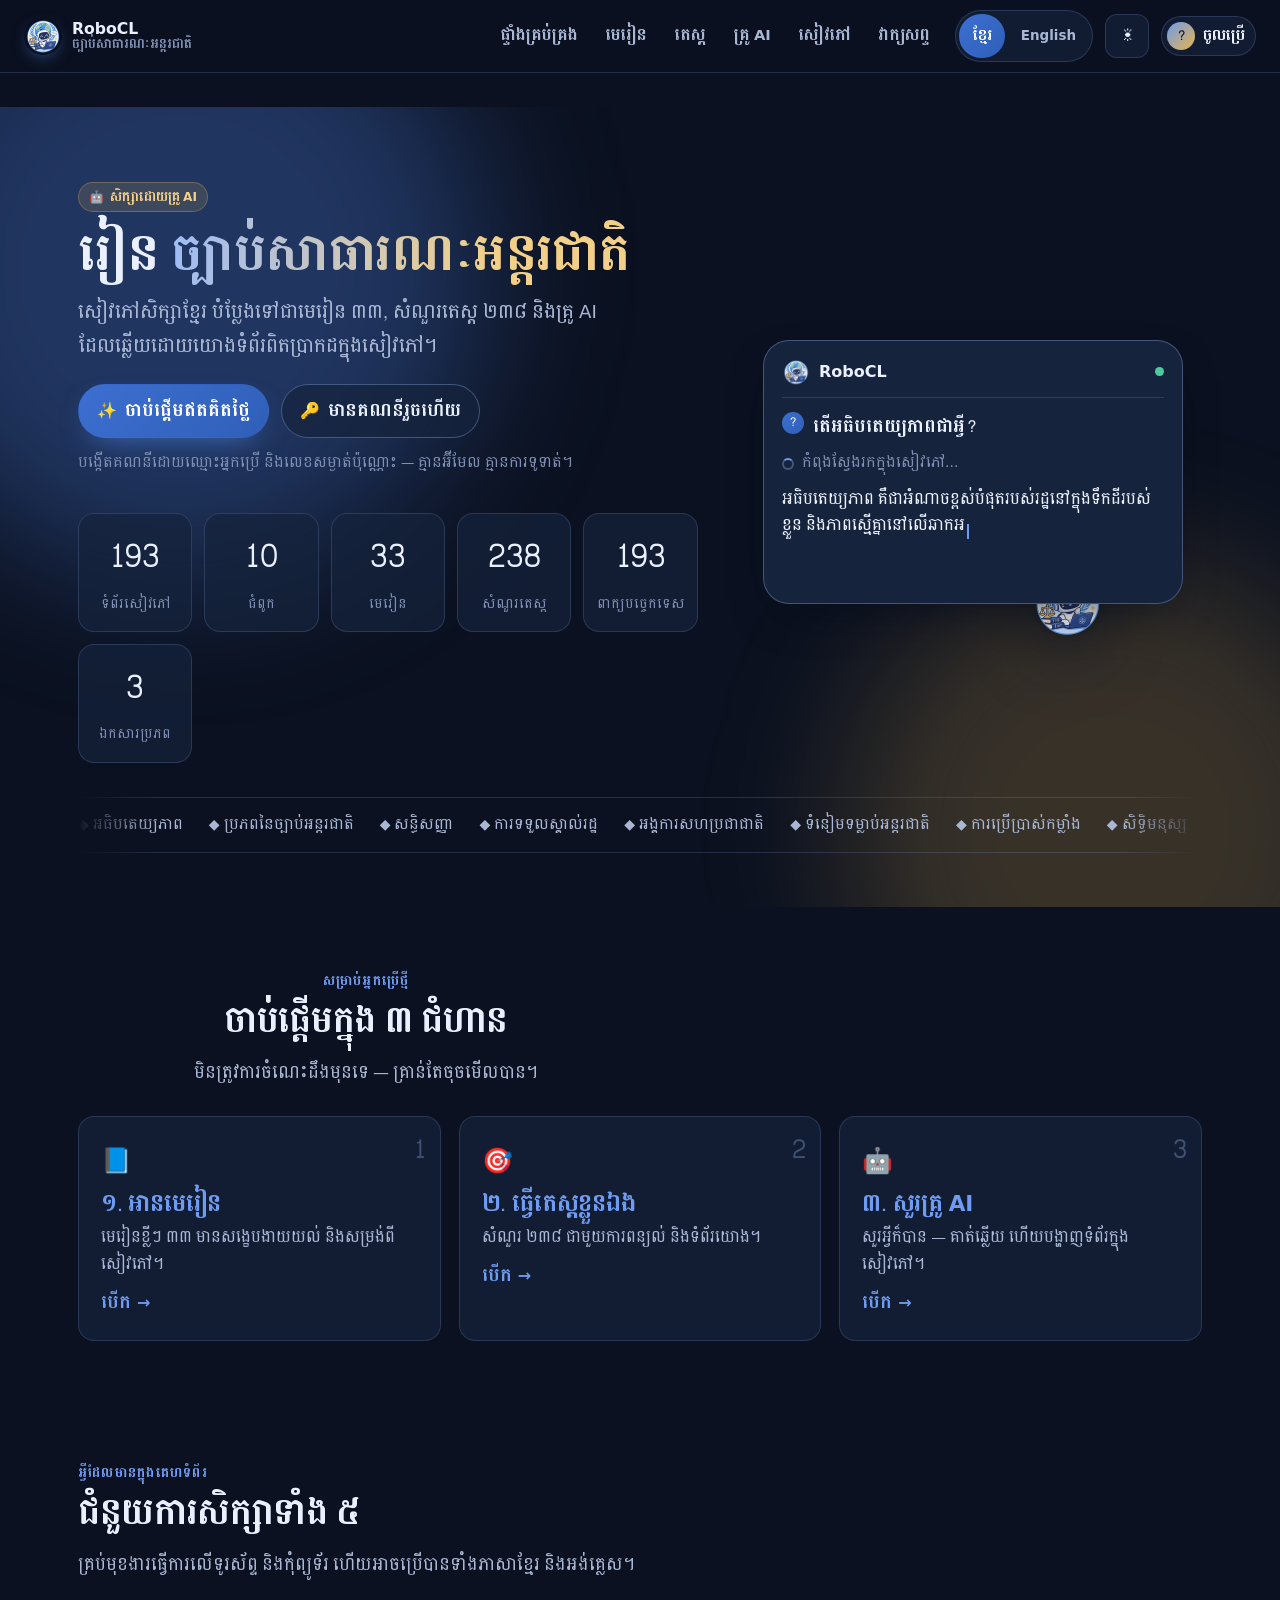
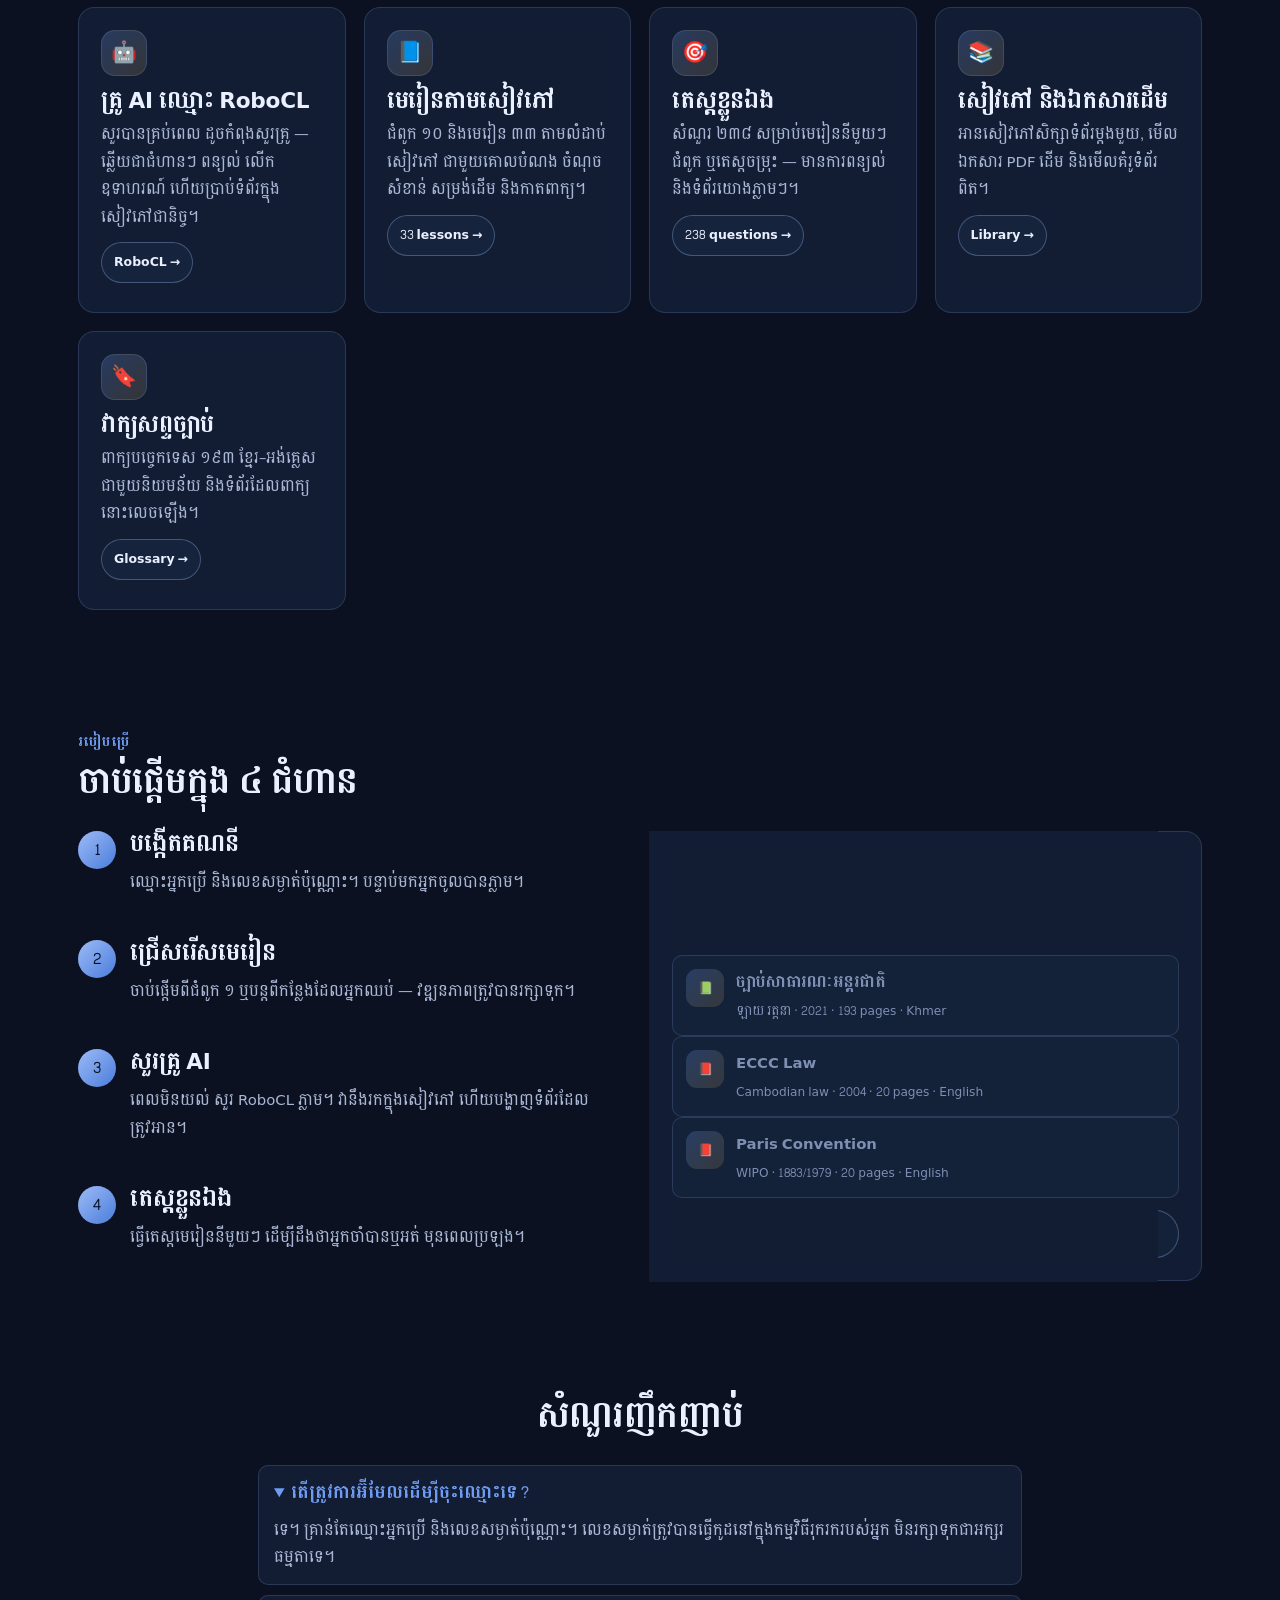
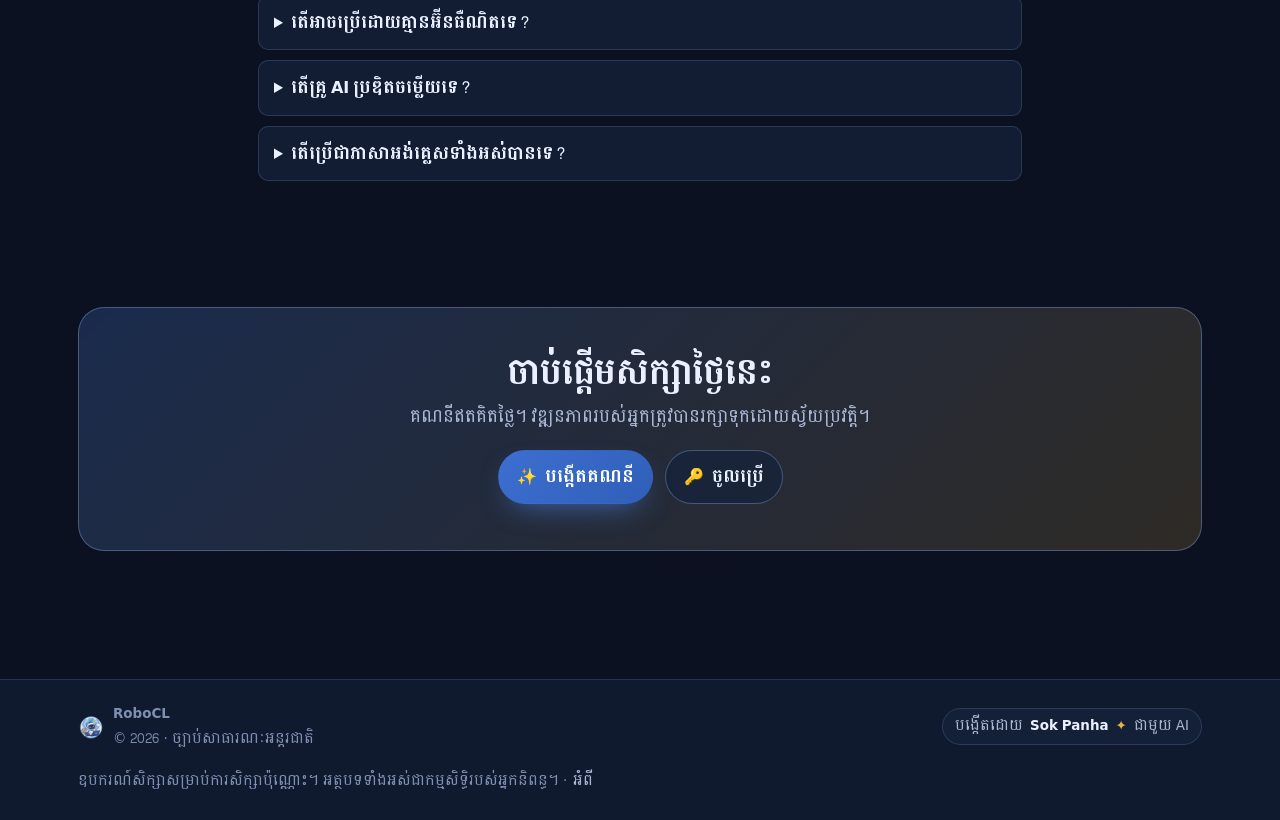
<file: docs/index.html>
<!DOCTYPE html>
<html lang="km" data-theme="dark">
<head>
<meta charset="utf-8">
<meta name="viewport" content="width=device-width, initial-scale=1, viewport-fit=cover">
<meta http-equiv="Content-Security-Policy" content="default-src 'self'; script-src 'self'; style-src 'self' 'unsafe-inline' https://fonts.googleapis.com; font-src 'self' https://fonts.gstatic.com data:; img-src 'self' data:; connect-src 'self' https://script.google.com https://script.googleusercontent.com https://*.supabase.co; frame-src 'self'; object-src 'none'; base-uri 'none'; form-action 'self'">
<meta name="referrer" content="strict-origin-when-cross-origin">
<title>RoboCL · Public International Law Study Hub</title>
<meta name="description" content="RoboCL — an AI teacher and study hub for public international law, built from the Khmer textbook, the ECCC Law and the Paris Convention. 33 lessons, 238 quiz questions, bilingual Khmer/English.">
<meta name="theme-color" content="#0b1120">
<meta property="og:title" content="RoboCL — Public International Law Study Hub">
<meta property="og:description" content="An AI teacher that answers from the textbook, with the page number.">
<meta property="og:image" content="https://wenxin677.github.io/international-public-law-study-hub/assets/img/logo.png">
<link rel="icon" href="assets/img/favicon.png?v=20260912b">
<link rel="apple-touch-icon" href="assets/img/apple-touch-icon.png?v=20260912b">
<link rel="preconnect" href="https://fonts.googleapis.com">
<link rel="preconnect" href="https://fonts.gstatic.com" crossorigin>
<link href="https://fonts.googleapis.com/css2?family=Inter:wght@400;600;700;800&family=Noto+Sans+Khmer:wght@400;600;700&display=swap" rel="stylesheet">
<link rel="stylesheet" href="assets/css/style.css?v=20260913a">
<script src="assets/js/boot.js?v=20260913a"></script>
</head>
<body data-lang="km">

<a class="skip-link" href="#main"><span class="km-only">រំលងទៅខ្លឹមសារសំខាន់</span><span class="en-only">Skip to main content</span></a>
<div id="splash"><div class="slogo"><img src="assets/img/logo.png?v=20260912b" alt="RoboCL"><span class="ring"></span></div><div class="lbl">RoboCL</div></div>

<header class="topbar" id="topbar"></header>

<main id="main">
  <!-- ============================================================ hero -->
  <section class="hero">
    <div class="wrap hero-grid">
      <div>
        <span class="pill gold">🤖 <span data-t="landing.eyebrow"></span></span>
        <h1 style="margin-top:14px"><span data-t="landing.h1a"></span> <span class="grad" data-t="landing.h1b"></span></h1>
        <p class="lede" data-t="landing.lede"></p>
        <div class="hero-cta" id="hero-cta">
          <a class="btn primary" href="signin.html#signup">✨ <span data-t="landing.cta.start"></span></a>
          <a class="btn" href="signin.html">🔑 <span data-t="landing.cta.signin"></span></a>
        </div>
        <div class="hero-note" id="hero-note" data-t="landing.note"></div>

        <div class="stat-row stagger">
          <div class="stat-tile"><b data-count="193">0</b><span data-t="landing.stat.pages"></span></div>
          <div class="stat-tile"><b data-count="10">0</b><span data-t="landing.stat.chapters"></span></div>
          <div class="stat-tile"><b data-count="33">0</b><span data-t="landing.stat.lessons"></span></div>
          <div class="stat-tile"><b data-count="238">0</b><span data-t="landing.stat.questions"></span></div>
          <div class="stat-tile"><b data-count="193">0</b><span data-t="landing.stat.terms"></span></div>
          <div class="stat-tile"><b data-count="3">0</b><span data-t="landing.stat.sources"></span></div>
        </div>
      </div>
      <div class="hero-demo">
        <div class="demo-card reveal">
          <div class="demo-top">
            <img src="assets/img/logo.png?v=20260912b" alt="" width="28" height="28">
            <b>RoboCL</b>
            <span class="spacer"></span>
            <span class="demo-live" aria-hidden="true"></span>
          </div>
          <div class="demo-q"><span class="qmark">?</span><span data-t="landing.demo.q"></span></div>
          <div class="demo-think small faint" id="demo-think"><span class="demo-spin" aria-hidden="true"></span><span data-t="landing.demo.think"></span></div>
          <div class="demo-a"><span id="demo-typed"></span><span class="demo-caret" aria-hidden="true"></span></div>
          <div class="demo-cite" id="demo-cite">📖 <span data-t="landing.demo.cite"></span></div>
        </div>
        <img class="demo-logo" src="assets/img/logo-glow.png?v=20260912b" alt="RoboCL — RoboCL: a robot assistant with a globe, the scales of justice, law books and a laptop">
      </div>
    </div>
    <div class="wrap" style="margin-top:34px"><div class="marquee" id="kw-marquee"></div></div>
  </section>

  <!-- ============================================================ quick start -->
  <section class="sec" id="quick">
    <div class="wrap">
      <div class="sec-head reveal center">
        <span class="eyebrow" data-t="landing.quick.eyebrow"></span>
        <h2 data-t="landing.quick.title"></h2>
        <p class="muted" data-t="landing.quick.sub"></p>
      </div>
      <div class="grid g3 stagger" id="quick-grid">
        <a class="card quick-card" href="learn.html">
          <span class="qn">1</span>
          <div class="ico">📘</div>
          <h3 data-t="landing.quick.1"></h3>
          <p data-t="landing.quick.1d"></p>
          <span class="qgo"><span data-t="landing.quick.go"></span> →</span>
        </a>
        <a class="card quick-card" href="quiz.html">
          <span class="qn">2</span>
          <div class="ico">🎯</div>
          <h3 data-t="landing.quick.2"></h3>
          <p data-t="landing.quick.2d"></p>
          <span class="qgo"><span data-t="landing.quick.go"></span> →</span>
        </a>
        <a class="card quick-card" href="teacher.html">
          <span class="qn">3</span>
          <div class="ico">🤖</div>
          <h3 data-t="landing.quick.3"></h3>
          <p data-t="landing.quick.3d"></p>
          <span class="qgo"><span data-t="landing.quick.go"></span> →</span>
        </a>
      </div>
    </div>
  </section>

  <!-- ============================================================ tour -->
  <section class="sec" id="tour">
    <div class="wrap">
      <div class="sec-head reveal">
        <span class="eyebrow" data-t="landing.tour.eyebrow"></span>
        <h2 data-t="landing.tour.title"></h2>
        <p class="muted" data-t="landing.tour.sub"></p>
      </div>
      <div class="grid g3" id="tour-grid">
        <div class="card feature"><div class="ico">🤖</div><h3 data-t="landing.f1.t"></h3><p data-t="landing.f1.d"></p>
          <div class="cite-list"><a class="cite" href="teacher.html">RoboCL →</a></div></div>
        <div class="card feature"><div class="ico">📘</div><h3 data-t="landing.f2.t"></h3><p data-t="landing.f2.d"></p>
          <div class="cite-list"><a class="cite" href="learn.html">33 lessons →</a></div></div>
        <div class="card feature"><div class="ico">🎯</div><h3 data-t="landing.f3.t"></h3><p data-t="landing.f3.d"></p>
          <div class="cite-list"><a class="cite" href="quiz.html">238 questions →</a></div></div>
        <div class="card feature"><div class="ico">📚</div><h3 data-t="landing.f4.t"></h3><p data-t="landing.f4.d"></p>
          <div class="cite-list"><a class="cite" href="library.html">Library →</a></div></div>
        <div class="card feature"><div class="ico">🔖</div><h3 data-t="landing.f5.t"></h3><p data-t="landing.f5.d"></p>
          <div class="cite-list"><a class="cite" href="glossary.html">Glossary →</a></div></div>
      </div>
    </div>
  </section>

  <!-- ============================================================ steps -->
  <section class="sec">
    <div class="wrap">
      <div class="sec-head reveal">
        <span class="eyebrow" data-t="landing.steps.eyebrow"></span>
        <h2 data-t="landing.steps.title"></h2>
      </div>
      <div class="grid g2">
        <div class="steps" id="steps">
          <div class="step"><div class="n"></div><div><h3 data-t="landing.s1.t"></h3><p data-t="landing.s1.d"></p></div></div>
          <div class="step"><div class="n"></div><div><h3 data-t="landing.s2.t"></h3><p data-t="landing.s2.d"></p></div></div>
          <div class="step"><div class="n"></div><div><h3 data-t="landing.s3.t"></h3><p data-t="landing.s3.d"></p></div></div>
          <div class="step"><div class="n"></div><div><h3 data-t="landing.s4.t"></h3><p data-t="landing.s4.d"></p></div></div>
        </div>
        <div class="card reveal" style="align-self:start">
          <h3 data-t="landing.sources.title"></h3>
          <p class="muted small" data-t="landing.sources.sub"></p>
          <div id="feature-sources">
            <div class="lib-src" style="cursor:default"><span class="ico">📗</span><span><b>ច្បាប់សាធារណៈអន្តរជាតិ</b><span>ឡាយ រត្តនា · 2021 · 193 pages · Khmer</span></span></div>
            <div class="lib-src" style="cursor:default"><span class="ico">📕</span><span><b>ECCC Law</b><span>Cambodian law · 2004 · 20 pages · English</span></span></div>
            <div class="lib-src" style="cursor:default"><span class="ico">📕</span><span><b>Paris Convention</b><span>WIPO · 1883/1979 · 20 pages · English</span></span></div>
          </div>
          <a class="btn sm block" href="library.html" style="margin-top:12px">📚 Preview the documents</a>
        </div>
      </div>
    </div>
  </section>

  <!-- ============================================================ faq -->
  <section class="sec">
    <div class="wrap" style="max-width:820px">
      <div class="sec-head reveal center" style="margin-left:auto;margin-right:auto">
        <h2 data-t="landing.faq.title"></h2>
      </div>
      <div class="faq reveal" id="faq"></div>
    </div>
  </section>

  <!-- ============================================================ cta -->
  <section class="sec">
    <div class="wrap">
      <div class="cta-band reveal">
        <h2 data-t="landing.cta.title"></h2>
        <p class="muted" data-t="landing.cta.sub"></p>
        <div class="row">
          <a class="btn primary" href="signin.html#signup">✨ <span data-t="auth.signup"></span></a>
          <a class="btn" href="signin.html">🔑 <span data-t="auth.signin"></span></a>
        </div>
      </div>
    </div>
  </section>
</main>

<footer class="site" id="footer"></footer>

<script src="data/config.js?v=20260913a" defer></script>
<script src="assets/js/core.js?v=20260913a" defer></script>
<script src="assets/js/auth.js?v=20260913a" defer></script>
<script src="assets/js/progress.js?v=20260913a" defer></script>
<script src="assets/js/landing.js?v=20260913a" defer></script>
</body>
</html>
</file>
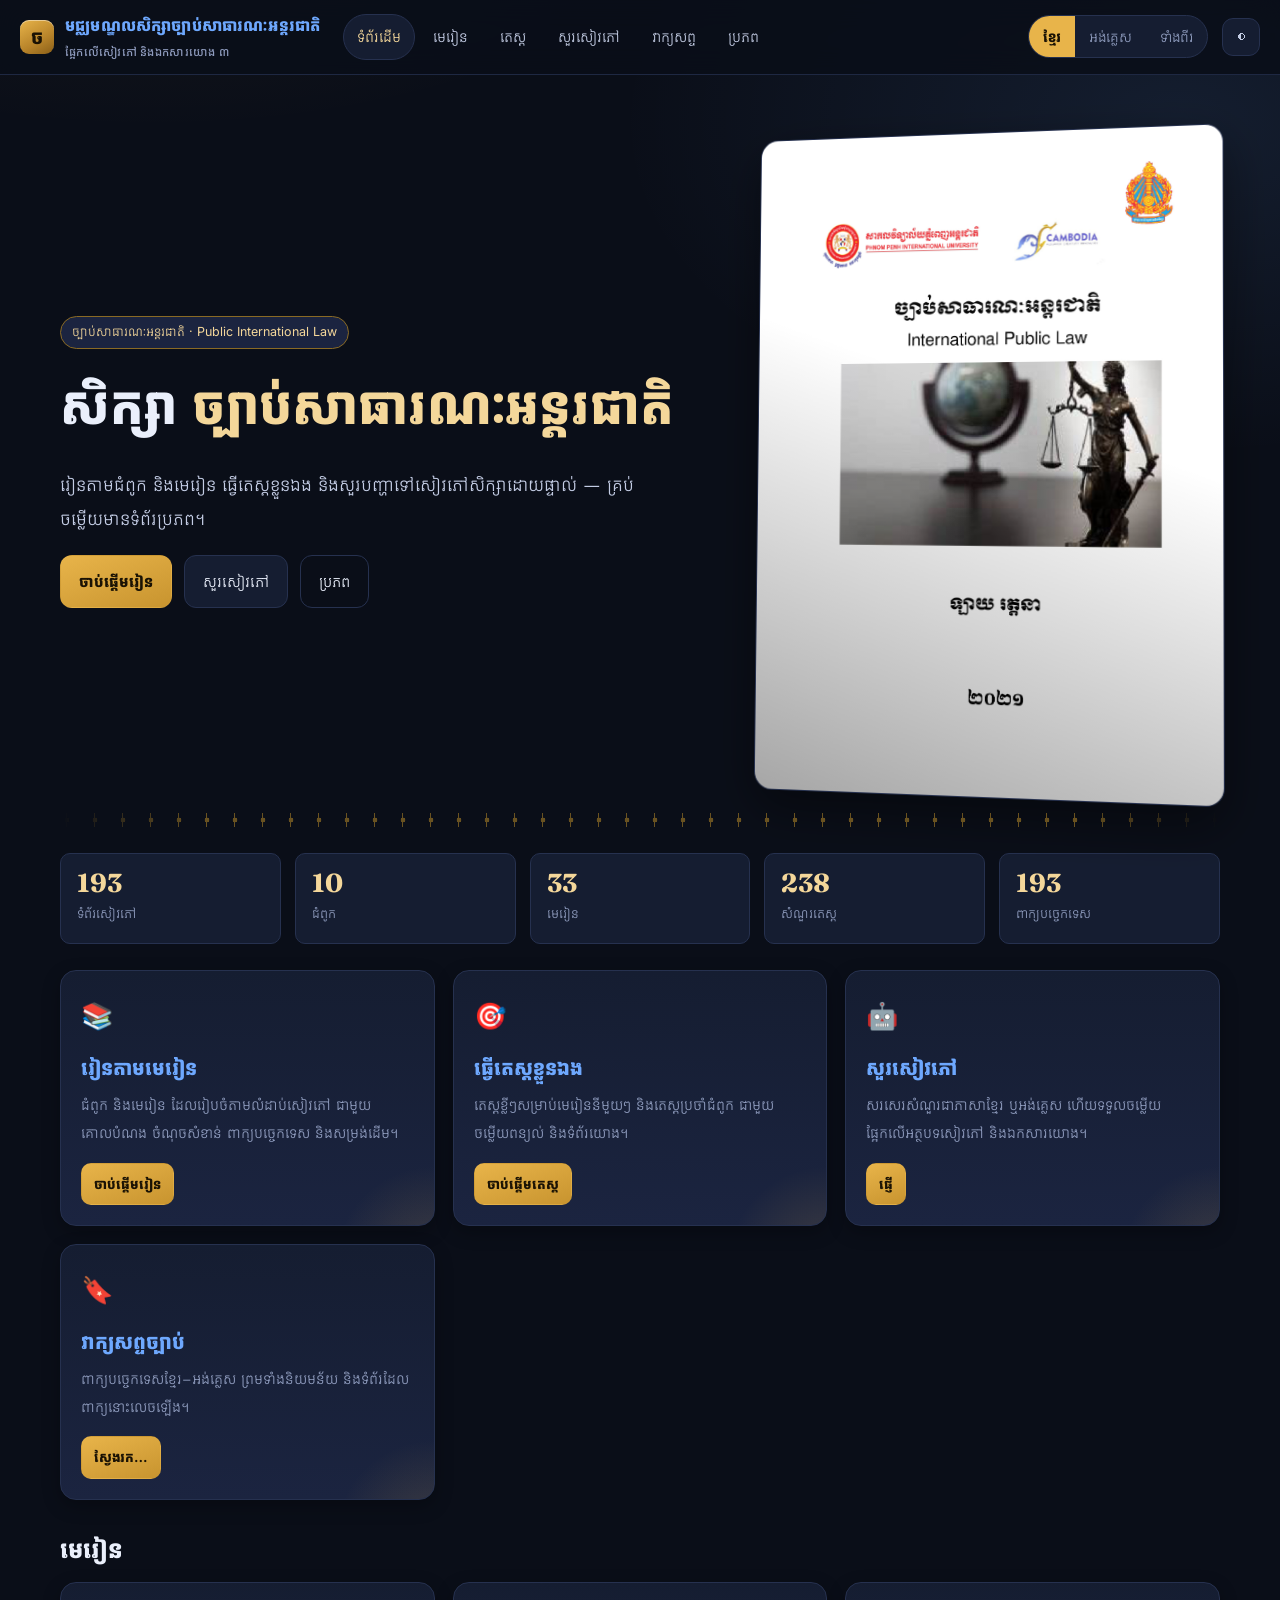
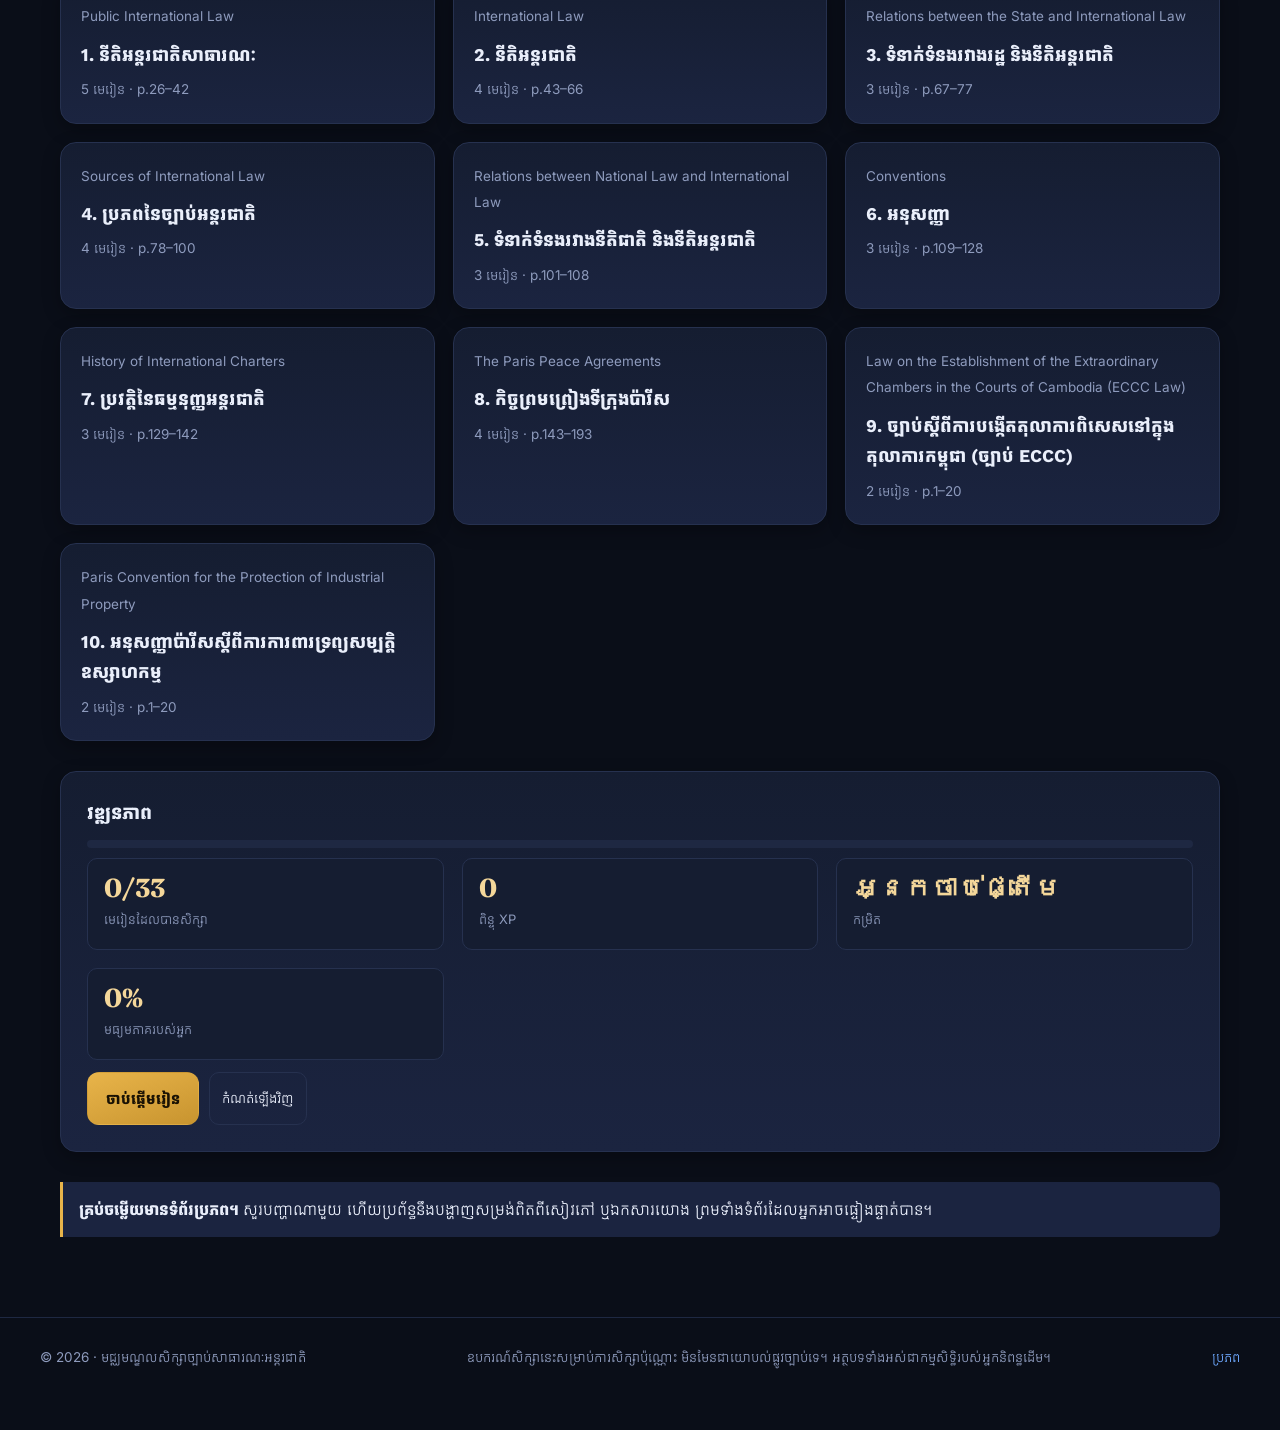
<file: site/index.html>
<!DOCTYPE html>
<html lang="km" data-theme="dark">
<head>
<meta charset="utf-8">
<meta name="viewport" content="width=device-width, initial-scale=1">
<title>International Public Law Study Hub · ច្បាប់សាធារណៈអន្តរជាតិ</title>
<meta name="description" content="Bilingual Khmer/English study hub for public international law: lessons, quizzes and a chatbot grounded in the textbook and reference documents.">
<link rel="preconnect" href="https://fonts.googleapis.com">
<link rel="preconnect" href="https://fonts.gstatic.com" crossorigin>
<link href="https://fonts.googleapis.com/css2?family=Kantumruy+Pro:wght@400;500;700&family=Inter:wght@400;500;600&family=Fraunces:opsz,wght@9..144,400;9..144,600&display=swap" rel="stylesheet">
<link rel="stylesheet" href="assets/css/style.css">
<link rel="icon" href="data:image/svg+xml,<svg xmlns='http://www.w3.org/2000/svg' viewBox='0 0 100 100'><rect width='100' height='100' rx='20' fill='%23e8b44a'/><text y='72' x='50' text-anchor='middle' font-size='62' font-family='serif'>ច</text></svg>">
</head>
<body>
<header class="topbar" id="topbar"></header>

<main class="wrap">
  <section class="hero">
    <div>
      <span class="pill gold">ច្បាប់សាធារណៈអន្តរជាតិ · Public International Law</span>
      <h1 style="margin-top:14px"><span class="km">សិក្សា</span> <span class="gold km">ច្បាប់សាធារណៈអន្តរជាតិ</span></h1>
      <p class="lead km" id="hero-sub"></p>
      <div style="display:flex;gap:12px;flex-wrap:wrap;margin-top:18px">
        <a class="btn primary" href="learn.html" id="cta-learn"></a>
        <a class="btn" href="chat.html" id="cta-ask"></a>
        <a class="btn ghost" href="about.html" id="cta-about"></a>
      </div>
    </div>
    <div class="cover-shell">
      <img src="assets/img/cover.jpg" alt="ច្បាប់សាធារណៈអន្តរជាតិ — International Public Law (Lay Rottana, 2021)">
    </div>
  </section>

  <div class="kbach" style="margin:8px 0 6px"></div>
  <section class="stats" id="stats"></section>

  <section class="grid cols-2" style="margin-top:8px">
    <a class="card mode-card" href="learn.html">
      <div class="glow"></div><div class="glyph">📚</div>
      <h3 class="km" data-t="mode.learn.t"></h3><p class="km" data-t="mode.learn.d"></p>
      <span class="btn sm primary" data-t="hero.cta.learn"></span>
    </a>
    <a class="card mode-card" href="quiz.html">
      <div class="glow"></div><div class="glyph">🎯</div>
      <h3 class="km" data-t="mode.quiz.t"></h3><p class="km" data-t="mode.quiz.d"></p>
      <span class="btn sm primary" data-t="quiz.start"></span>
    </a>
    <a class="card mode-card" href="chat.html">
      <div class="glow"></div><div class="glyph">🤖</div>
      <h3 class="km" data-t="mode.chat.t"></h3><p class="km" data-t="mode.chat.d"></p>
      <span class="btn sm primary" data-t="chat.send"></span>
    </a>
    <a class="card mode-card" href="glossary.html">
      <div class="glow"></div><div class="glyph">🔖</div>
      <h3 class="km" data-t="mode.gloss.t"></h3><p class="km" data-t="mode.gloss.d"></p>
      <span class="btn sm primary" data-t="common.search"></span>
    </a>
  </section>

  <section style="margin-top:30px">
    <h2 class="km" data-t="nav.learn"></h2>
    <div class="grid cols-2" id="chapter-strip"></div>
  </section>

  <section style="margin-top:30px" class="card pad-lg" id="progress-card"></section>

  <section style="margin-top:30px" class="callout gold">
    <b class="km">គ្រប់ចម្លើយមានទំព័រប្រភព។</b>
    <span class="km"> សួរបញ្ហាណាមួយ ហើយប្រព័ន្ធនឹងបង្ហាញសម្រង់ពិតពីសៀវភៅ ឬឯកសារយោង ព្រមទាំងទំព័រដែលអ្នកអាចផ្ទៀងផ្ទាត់បាន។</span>
  </section>
</main>

<footer class="footer" id="footer"></footer>

<script src="assets/js/core.js"></script>
<script src="assets/js/search.js"></script>
<script src="data/corpus.js"></script>
<script src="data/lessons.js"></script>
<script src="assets/js/data.js"></script>
<script src="assets/js/home.js"></script>
<script>
  document.addEventListener('DOMContentLoaded', function () {
    const t = window.IPL.t;
    document.getElementById('hero-sub').textContent = t('hero.sub');
    document.getElementById('cta-learn').textContent = t('hero.cta.learn');
    document.getElementById('cta-ask').textContent = t('hero.cta.ask');
    document.getElementById('cta-about').textContent = t('nav.about');
    document.querySelectorAll('[data-t]').forEach(function (el) { el.textContent = t(el.dataset.t); });
  });
</script>
</body>
</html>
</file>
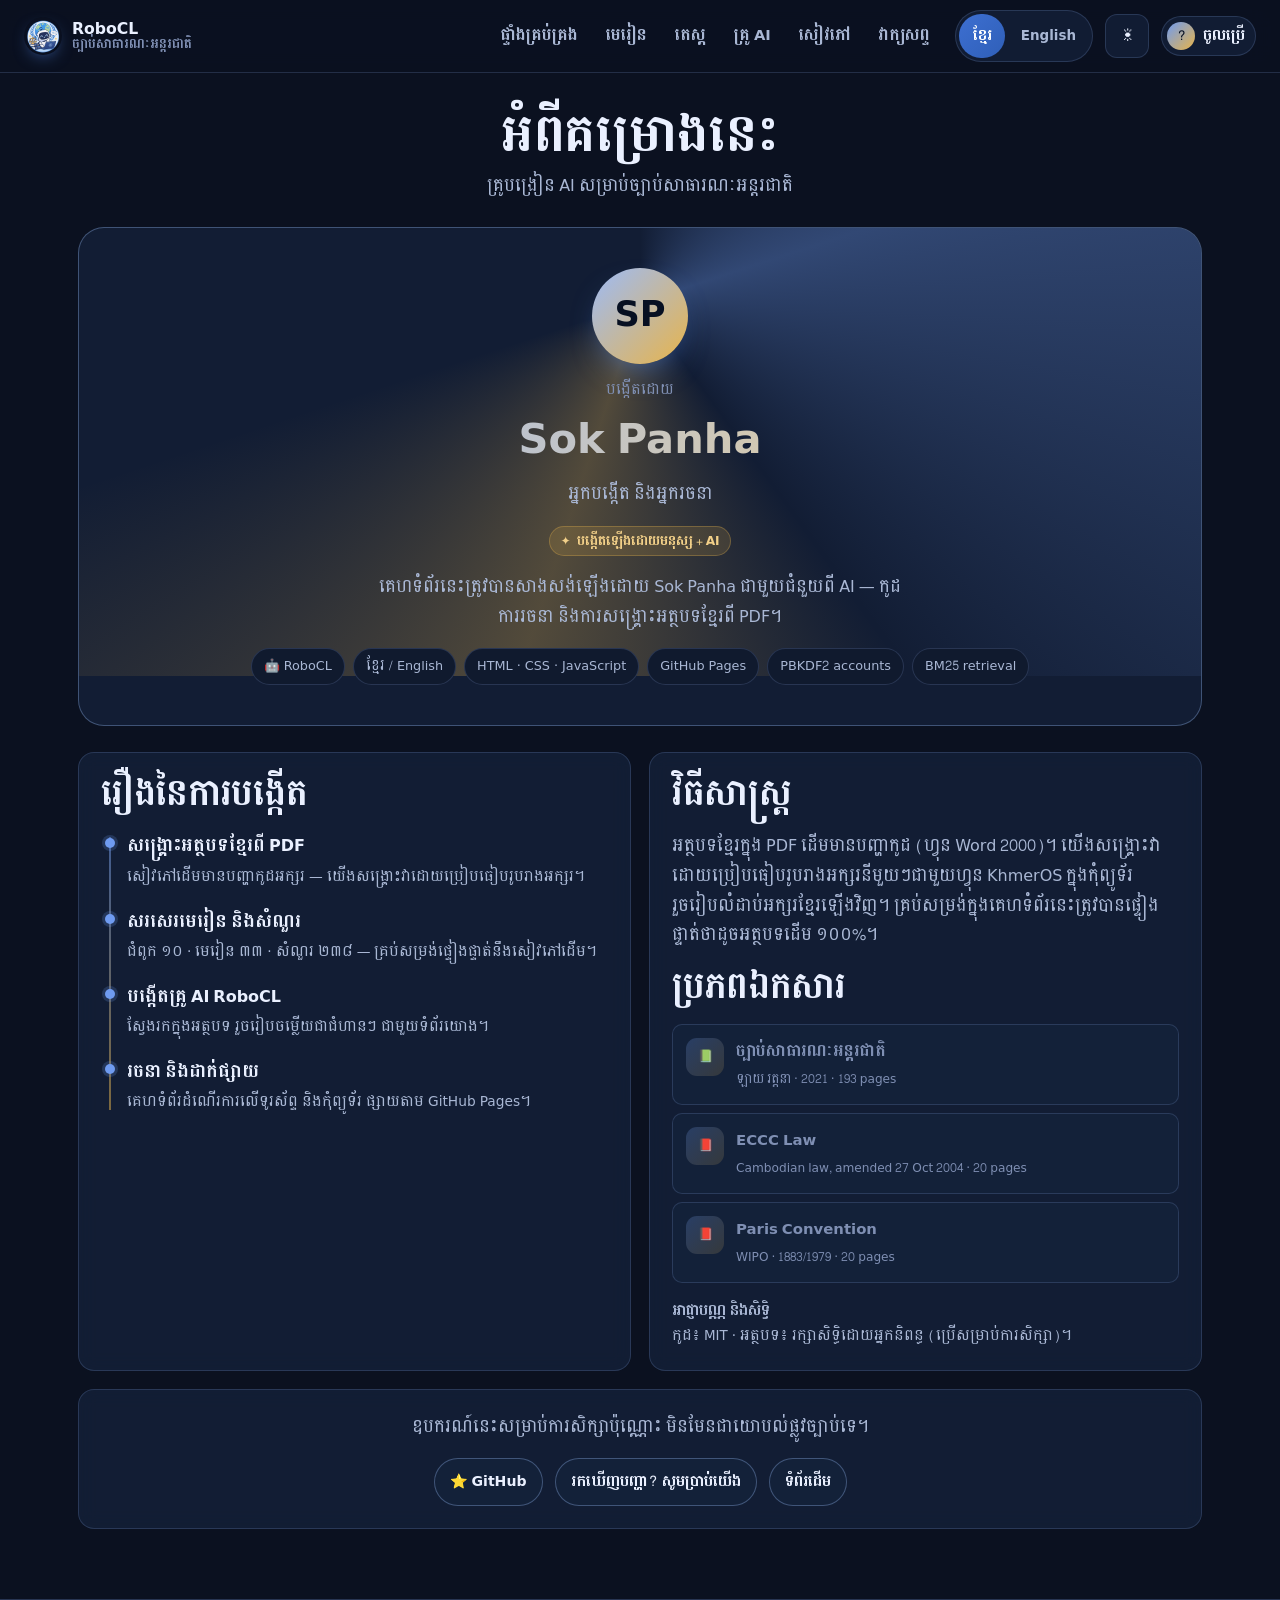
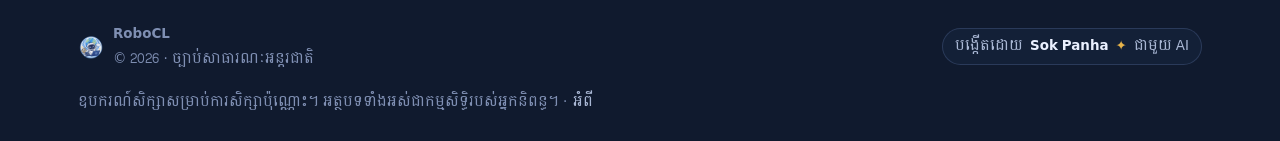
<file: docs/about.html>
<!DOCTYPE html>
<html lang="km" data-theme="dark">
<head>
<meta charset="utf-8">
<meta name="viewport" content="width=device-width, initial-scale=1, viewport-fit=cover">
<meta http-equiv="Content-Security-Policy" content="default-src 'self'; script-src 'self'; style-src 'self' 'unsafe-inline' https://fonts.googleapis.com; font-src 'self' https://fonts.gstatic.com data:; img-src 'self' data:; connect-src 'self' https://script.google.com https://script.googleusercontent.com https://*.supabase.co; frame-src 'self'; object-src 'none'; base-uri 'none'; form-action 'self'">
<meta name="referrer" content="strict-origin-when-cross-origin">
<title>About · RoboCL</title>
<link rel="icon" href="assets/img/favicon.png?v=20260912b">
<link rel="apple-touch-icon" href="assets/img/apple-touch-icon.png?v=20260912b">
<link rel="preconnect" href="https://fonts.googleapis.com">
<link rel="preconnect" href="https://fonts.gstatic.com" crossorigin>
<link href="https://fonts.googleapis.com/css2?family=Inter:wght@400;600;700;800&family=Noto+Sans+Khmer:wght@400;600;700&display=swap" rel="stylesheet">
<link rel="stylesheet" href="assets/css/style.css?v=20260913a">
<script src="assets/js/boot.js?v=20260913a"></script>
</head>
<body data-lang="km">
<a class="skip-link" href="#main"><span class="km-only">រំលងទៅខ្លឹមសារសំខាន់</span><span class="en-only">Skip to main content</span></a>
<div id="splash"><div class="slogo"><img src="assets/img/logo.png?v=20260912b" alt="RoboCL"><span class="ring"></span></div><div class="lbl">RoboCL</div></div>
<header class="topbar" id="topbar"></header>

<main id="main">
  <div class="wrap">
    <div class="page-head center">
      <h1 data-t="about.title"></h1>
      <p class="sub" style="margin:0 auto" data-t="app.tag"></p>
    </div>

    <!-- the credit -->
    <div class="credit-card" style="margin-bottom:26px">
      <div class="credit-avatar">SP</div>
      <div class="small faint" data-t="about.made.by"></div>
      <div class="credit-name">Sok Panha</div>
      <div class="credit-role" data-t="about.role"></div>
      <span class="pill gold">✦ <span data-t="about.withai"></span></span>
      <p class="muted" style="max-width:60ch;margin:16px auto 0" data-t="about.ai.text"></p>
      <div class="tech-badges">
        <span class="tech-badge">🤖 RoboCL</span>
        <span class="tech-badge">ខ្មែរ / English</span>
        <span class="tech-badge">HTML · CSS · JavaScript</span>
        <span class="tech-badge">GitHub Pages</span>
        <span class="tech-badge">PBKDF2 accounts</span>
        <span class="tech-badge">BM25 retrieval</span>
      </div>
    </div>

    <div class="grid g2">
      <div class="card reveal">
        <h2 data-t="about.story.title"></h2>
        <div class="timeline">
          <div class="item"><b class="km-only">សង្គ្រោះអត្ថបទខ្មែរពី PDF</b><b class="en-only">Recovering the Khmer text</b>
            <span class="km-only">សៀវភៅដើមមានបញ្ហាកូដអក្សរ — យើងសង្គ្រោះវាដោយប្រៀបធៀបរូបរាងអក្សរ។</span>
            <span class="en-only">The source PDF had a broken font encoding — recovered by matching glyph outlines.</span></div>
          <div class="item"><b class="km-only">សរសេរមេរៀន និងសំណួរ</b><b class="en-only">Authoring lessons &amp; quizzes</b>
            <span class="km-only">ជំពូក ១០ · មេរៀន ៣៣ · សំណួរ ២៣៨ — គ្រប់សម្រង់ផ្ទៀងផ្ទាត់នឹងសៀវភៅដើម។</span>
            <span class="en-only">10 chapters · 33 lessons · 238 questions, every quote checked against the book.</span></div>
          <div class="item"><b class="km-only">បង្កើតគ្រូ AI RoboCL</b><b class="en-only">Building RoboCL, the AI teacher</b>
            <span class="km-only">ស្វែងរកក្នុងអត្ថបទ រួចរៀបចម្លើយជាជំហានៗ ជាមួយទំព័រយោង។</span>
            <span class="en-only">Retrieval over the sources, answers composed step by step with page citations.</span></div>
          <div class="item"><b class="km-only">រចនា និងដាក់ផ្សាយ</b><b class="en-only">Design &amp; publish</b>
            <span class="km-only">គេហទំព័រដំណើរការលើទូរស័ព្ទ និងកុំព្យូទ័រ ផ្សាយតាម GitHub Pages។</span>
            <span class="en-only">Mobile-first interface, published on GitHub Pages.</span></div>
        </div>
      </div>

      <div class="card reveal">
        <h2 data-t="about.method.title"></h2>
        <p class="muted" data-t="about.method.text"></p>
        <h2 style="margin-top:18px" data-t="about.sources.title"></h2>
        <div class="lib-src" style="cursor:default"><span class="ico">📗</span><span><b>ច្បាប់សាធារណៈអន្តរជាតិ</b><span>ឡាយ រត្តនា · 2021 · 193 pages</span></span></div>
        <div class="lib-src" style="cursor:default;margin-top:8px"><span class="ico">📕</span><span><b>ECCC Law</b><span>Cambodian law, amended 27 Oct 2004 · 20 pages</span></span></div>
        <div class="lib-src" style="cursor:default;margin-top:8px"><span class="ico">📕</span><span><b>Paris Convention</b><span>WIPO · 1883/1979 · 20 pages</span></span></div>
        <div class="citation small muted" style="margin-top:16px">
          <b data-t="about.license"></b><br>
          <span class="km-only">កូដ៖ MIT · អត្ថបទ៖ រក្សាសិទ្ធិដោយអ្នកនិពន្ធ (ប្រើសម្រាប់ការសិក្សា)។</span>
          <span class="en-only">Code: MIT · Texts: © their authors, used for study.</span>
        </div>
      </div>
    </div>

    <div class="card reveal" style="margin-top:18px;text-align:center">
      <p class="muted" data-t="about.disclaimer"></p>
      <div class="row" style="justify-content:center">
        <a class="btn sm" href="https://github.com/Wenxin677/international-public-law-study-hub" target="_blank" rel="noopener noreferrer">⭐ GitHub</a>
        <a class="btn sm" href="https://github.com/Wenxin677/international-public-law-study-hub/issues" target="_blank" rel="noopener noreferrer" data-t="about.report"></a>
        <a class="btn sm" href="index.html" data-t="nav.home"></a>
      </div>
    </div>
  </div>
</main>

<footer class="site" id="footer"></footer>

<script src="data/config.js?v=20260913a" defer></script>
<script src="assets/js/core.js?v=20260913a" defer></script>
<script src="assets/js/auth.js?v=20260913a" defer></script>
<script src="assets/js/progress.js?v=20260913a" defer></script>
<script src="assets/js/about.js?v=20260913a" defer></script>
</body>
</html>
</file>
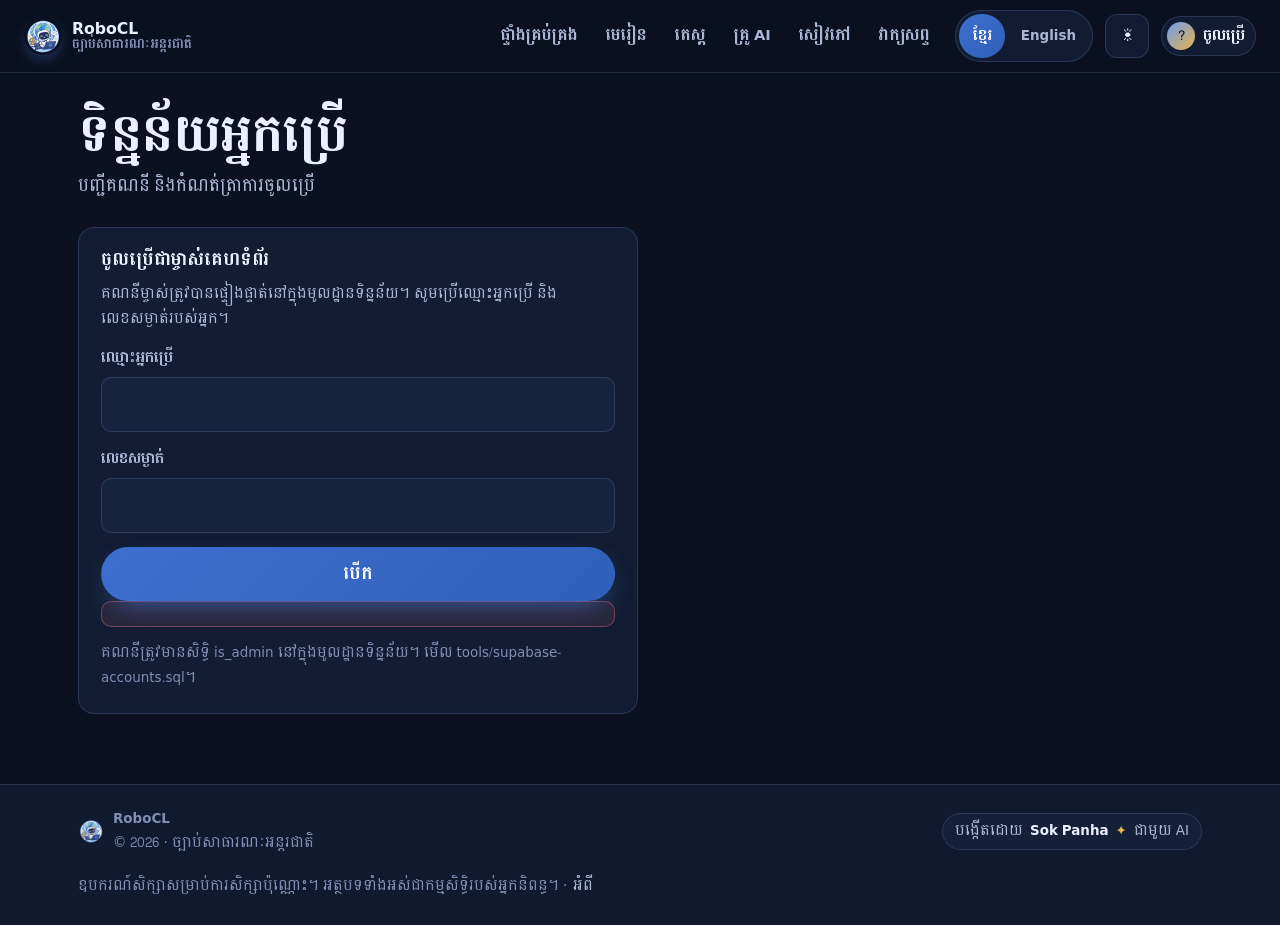
<file: docs/admin.html>
<!DOCTYPE html>
<html lang="km" data-theme="dark">
<head>
<meta charset="utf-8">
<meta name="viewport" content="width=device-width, initial-scale=1, viewport-fit=cover">
<meta http-equiv="Content-Security-Policy" content="default-src 'self'; script-src 'self'; style-src 'self' 'unsafe-inline' https://fonts.googleapis.com; font-src 'self' https://fonts.gstatic.com data:; img-src 'self' data:; connect-src 'self' https://script.google.com https://script.googleusercontent.com https://*.supabase.co; frame-src 'self'; object-src 'none'; base-uri 'none'; form-action 'self'">
<meta name="referrer" content="strict-origin-when-cross-origin">
<title>User data · RoboCL</title>
<link rel="icon" href="assets/img/favicon.png?v=20260912b">
<link rel="apple-touch-icon" href="assets/img/apple-touch-icon.png?v=20260912b">
<link rel="preconnect" href="https://fonts.googleapis.com">
<link rel="preconnect" href="https://fonts.gstatic.com" crossorigin>
<link href="https://fonts.googleapis.com/css2?family=Inter:wght@400;600;700;800&family=Noto+Sans+Khmer:wght@400;600;700&display=swap" rel="stylesheet">
<link rel="stylesheet" href="assets/css/style.css?v=20260913a">
<script src="assets/js/boot.js?v=20260913a"></script>
</head>
<body data-lang="km">
<a class="skip-link" href="#main"><span class="km-only">រំលងទៅខ្លឹមសារសំខាន់</span><span class="en-only">Skip to main content</span></a>
<div id="splash"><div class="slogo"><img src="assets/img/logo.png?v=20260912b" alt="RoboCL"><span class="ring"></span></div><div class="lbl">RoboCL</div></div>
<header class="topbar" id="topbar"></header>

<main id="main">
  <div class="wrap">
    <div class="page-head">
      <h1 data-t="admin.title"></h1>
      <p class="sub" data-t="admin.sub"></p>
    </div>
    <div id="admin-body"></div>
  </div>
</main>

<footer class="site" id="footer"></footer>

<script src="data/config.js?v=20260913a" defer></script>
<script src="assets/js/core.js?v=20260913a" defer></script>
<script src="assets/js/auth.js?v=20260913a" defer></script>
<script src="assets/js/progress.js?v=20260913a" defer></script>
<script src="assets/js/admin.js?v=20260913a" defer></script>
</body>
</html>
</file>
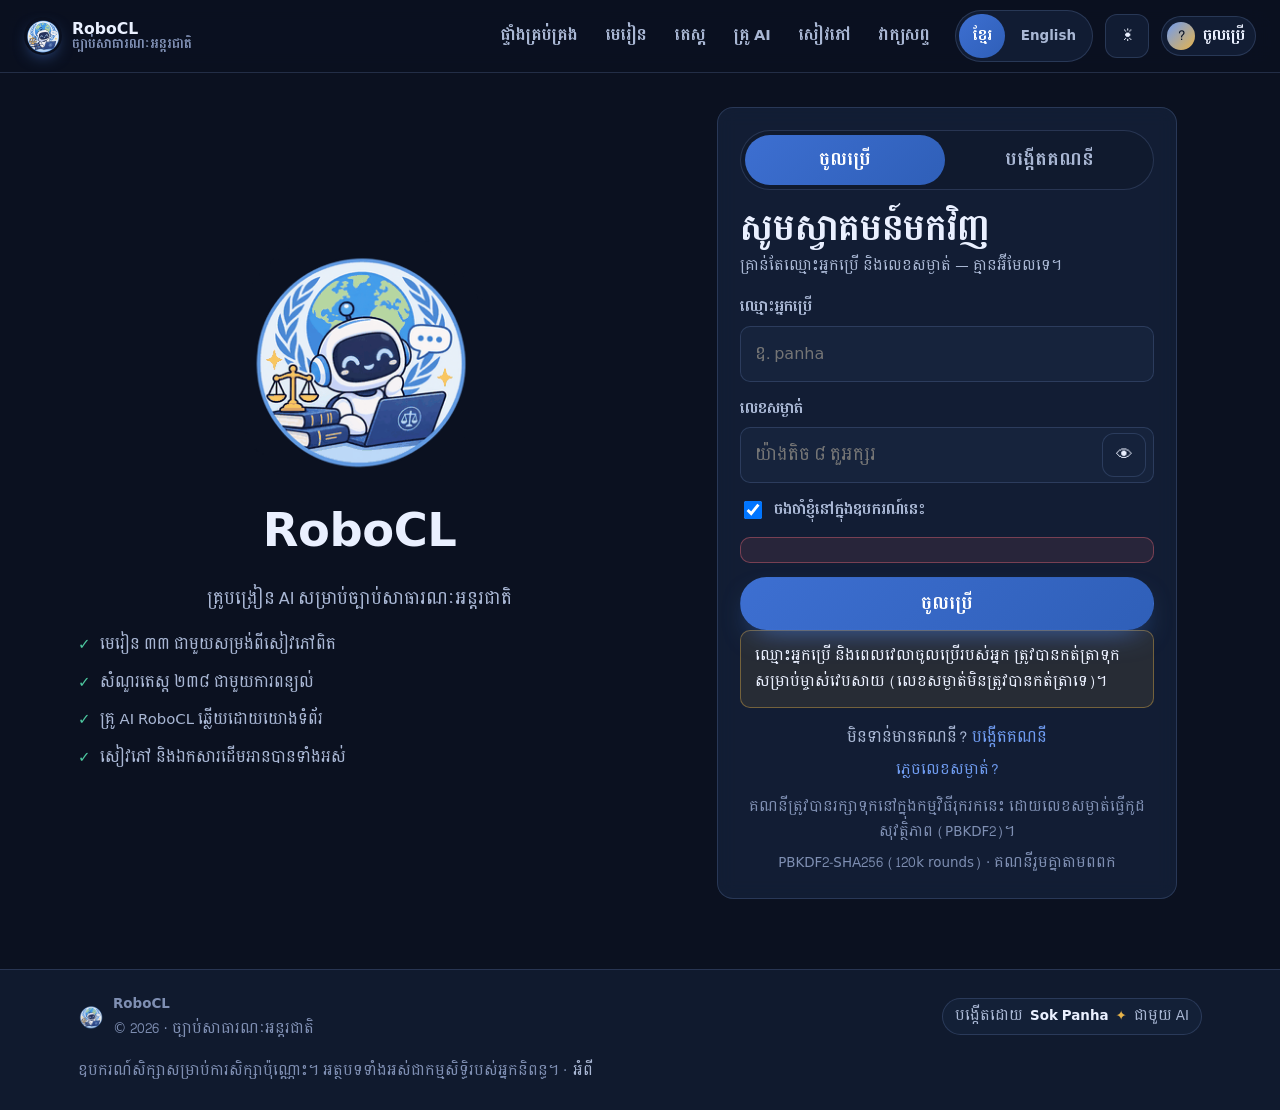
<file: docs/dashboard.html>
<!DOCTYPE html>
<html lang="km" data-theme="dark">
<head>
<meta charset="utf-8">
<meta name="viewport" content="width=device-width, initial-scale=1, viewport-fit=cover">
<meta http-equiv="Content-Security-Policy" content="default-src 'self'; script-src 'self'; style-src 'self' 'unsafe-inline' https://fonts.googleapis.com; font-src 'self' https://fonts.gstatic.com data:; img-src 'self' data:; connect-src 'self' https://script.google.com https://script.googleusercontent.com https://*.supabase.co; frame-src 'self'; object-src 'none'; base-uri 'none'; form-action 'self'">
<meta name="referrer" content="strict-origin-when-cross-origin">
<title>Dashboard · RoboCL</title>
<link rel="icon" href="assets/img/favicon.png?v=20260912b">
<link rel="apple-touch-icon" href="assets/img/apple-touch-icon.png?v=20260912b">
<link rel="preconnect" href="https://fonts.googleapis.com">
<link rel="preconnect" href="https://fonts.gstatic.com" crossorigin>
<link href="https://fonts.googleapis.com/css2?family=Inter:wght@400;600;700;800&family=Noto+Sans+Khmer:wght@400;600;700&display=swap" rel="stylesheet">
<link rel="stylesheet" href="assets/css/style.css?v=20260913a">
<link rel="stylesheet" href="assets/css/sections.css?v=20260913a">
<script src="assets/js/boot.js?v=20260913a"></script>
</head>
<body data-lang="km">
<a class="skip-link" href="#main"><span class="km-only">រំលងទៅខ្លឹមសារសំខាន់</span><span class="en-only">Skip to main content</span></a>
<div id="splash"><div class="slogo"><img src="assets/img/logo.png?v=20260912b" alt="RoboCL"><span class="ring"></span></div><div class="lbl">RoboCL</div></div>
<header class="topbar" id="topbar"></header>

<main id="main">
  <div class="wrap">
    <div class="page-head">
      <h1 id="greet">—</h1>
      <p class="sub" id="greet-sub"></p>
    </div>

    <div class="dash-3">
      <div class="sec-card" id="prog-card"></div>
      <div class="sec-card hero" id="continue-card"></div>
      <div class="sec-card" id="stat-card"></div>
    </div>

    <details class="fold" id="more-stats" style="margin-top:var(--gap-card)">
      <summary>📊 <span data-t="dash.moreStats"></span></summary>
      <div class="fold-body">
        <div class="mini-grid" id="more-facts"></div>
        <div>
          <h2 class="sec-head" data-t="dash.chapters"></h2>
          <div class="grid g2" id="chapters"></div>
        </div>
        <div id="notes-card" class="flat"></div>
        <div>
          <h2 class="sec-head" data-t="dash.quick"></h2>
          <div class="grid g4" id="quick"></div>
        </div>
        <div class="sec-row" style="justify-content:flex-end">
          <button class="btn ghost sm" id="reset-btn" data-t="dash.reset"></button>
        </div>
      </div>
    </details>
  </div>
</main>

<footer class="site" id="footer"></footer>

<script src="data/lessons.js?v=20260913a" defer></script>
<script src="assets/js/search.js?v=20260913a" defer></script>
<script src="data/config.js?v=20260913a" defer></script>
<script src="assets/js/core.js?v=20260913a" defer></script>
<script src="assets/js/auth.js?v=20260913a" defer></script>
<script src="assets/js/progress.js?v=20260913a" defer></script>
<script src="assets/js/data.js?v=20260913a" defer></script>
<script src="assets/js/home.js?v=20260913a" defer></script>
</body>
</html>
</file>
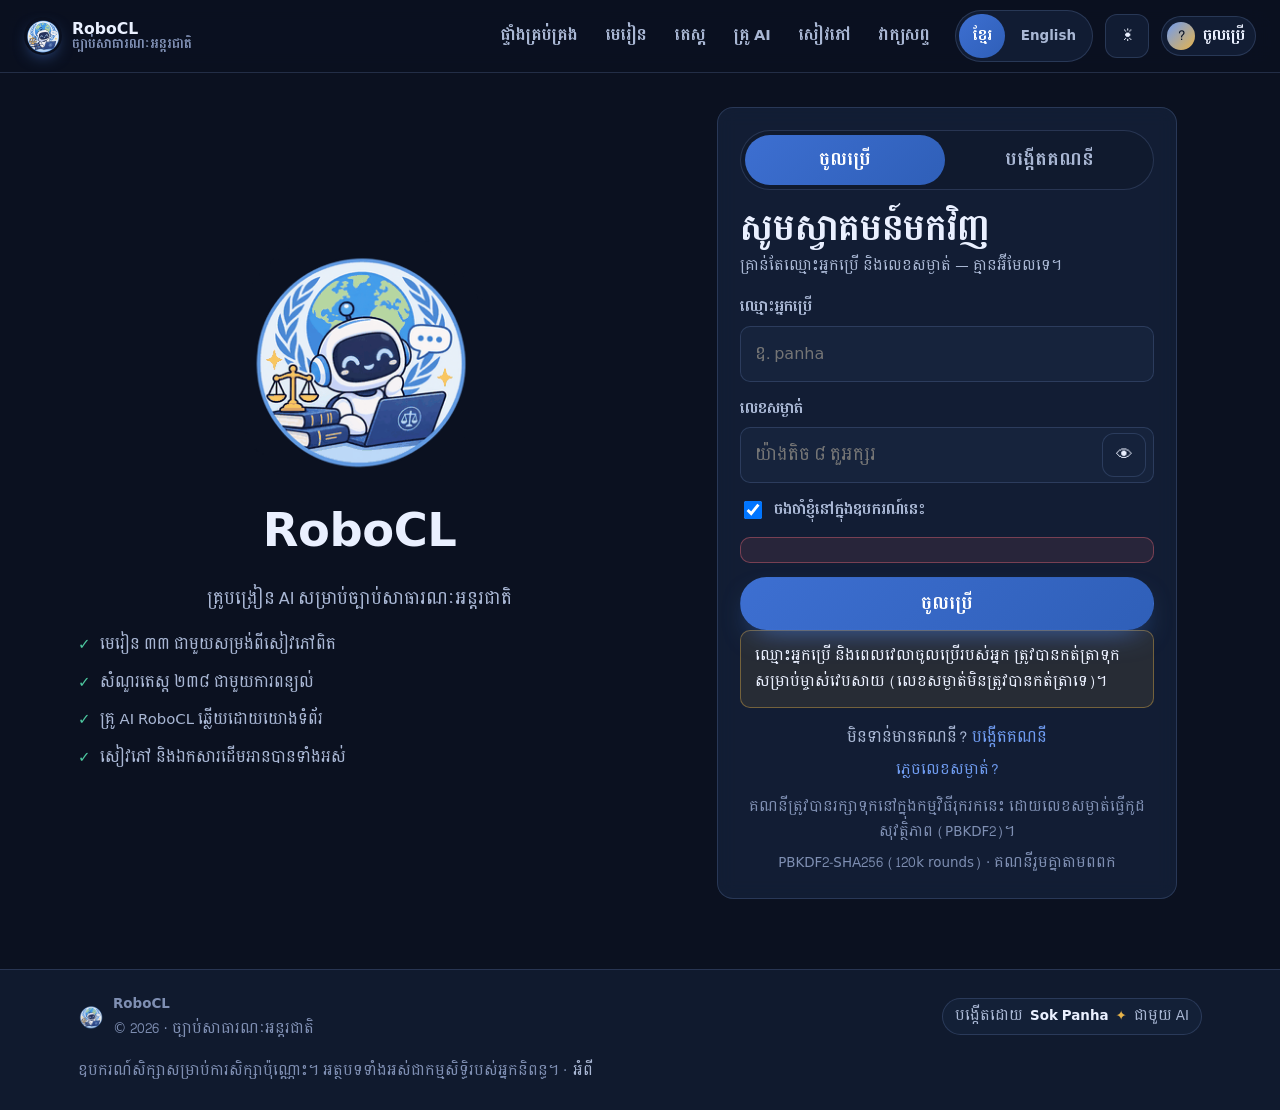
<file: docs/glossary.html>
<!DOCTYPE html>
<html lang="km" data-theme="dark">
<head>
<meta charset="utf-8">
<meta name="viewport" content="width=device-width, initial-scale=1, viewport-fit=cover">
<meta http-equiv="Content-Security-Policy" content="default-src 'self'; script-src 'self'; style-src 'self' 'unsafe-inline' https://fonts.googleapis.com; font-src 'self' https://fonts.gstatic.com data:; img-src 'self' data:; connect-src 'self' https://script.google.com https://script.googleusercontent.com https://*.supabase.co; frame-src 'self'; object-src 'none'; base-uri 'none'; form-action 'self'">
<meta name="referrer" content="strict-origin-when-cross-origin">
<title>Glossary · RoboCL</title>
<link rel="icon" href="assets/img/favicon.png?v=20260912b">
<link rel="apple-touch-icon" href="assets/img/apple-touch-icon.png?v=20260912b">
<link rel="preconnect" href="https://fonts.googleapis.com">
<link rel="preconnect" href="https://fonts.gstatic.com" crossorigin>
<link href="https://fonts.googleapis.com/css2?family=Inter:wght@400;600;700;800&family=Noto+Sans+Khmer:wght@400;600;700&display=swap" rel="stylesheet">
<link rel="stylesheet" href="assets/css/style.css?v=20260913a">
<script src="assets/js/boot.js?v=20260913a"></script>
</head>
<body data-lang="km">
<a class="skip-link" href="#main"><span class="km-only">រំលងទៅខ្លឹមសារសំខាន់</span><span class="en-only">Skip to main content</span></a>
<div id="splash"><div class="slogo"><img src="assets/img/logo.png?v=20260912b" alt="RoboCL"><span class="ring"></span></div><div class="lbl">RoboCL</div></div>
<header class="topbar" id="topbar"></header>

<main id="main">
  <div class="wrap">
    <div class="page-head">
      <h1 data-t="gloss.title"></h1>
      <p class="sub" data-t="gloss.sub"></p>
    </div>

    <div class="row" style="margin-bottom:14px">
      <input class="input" id="gsearch" type="search" data-t-ph="gloss.search" style="max-width:420px">
      <button class="btn sm primary" data-mode="table" data-t="gloss.table"></button>
      <button class="btn sm" data-mode="flash" data-t="gloss.flash"></button>
      <span class="spacer"></span>
      <span class="pill" id="gcount"></span>
    </div>

    <div id="gbody"></div>
  </div>
</main>

<footer class="site" id="footer"></footer>

<script src="data/lessons.js?v=20260913a" defer></script>
<script src="assets/js/search.js?v=20260913a" defer></script>
<script src="data/config.js?v=20260913a" defer></script>
<script src="assets/js/core.js?v=20260913a" defer></script>
<script src="assets/js/auth.js?v=20260913a" defer></script>
<script src="assets/js/progress.js?v=20260913a" defer></script>
<script src="assets/js/data.js?v=20260913a" defer></script>
<script src="assets/js/glossary.js?v=20260913a" defer></script>
</body>
</html>
</file>
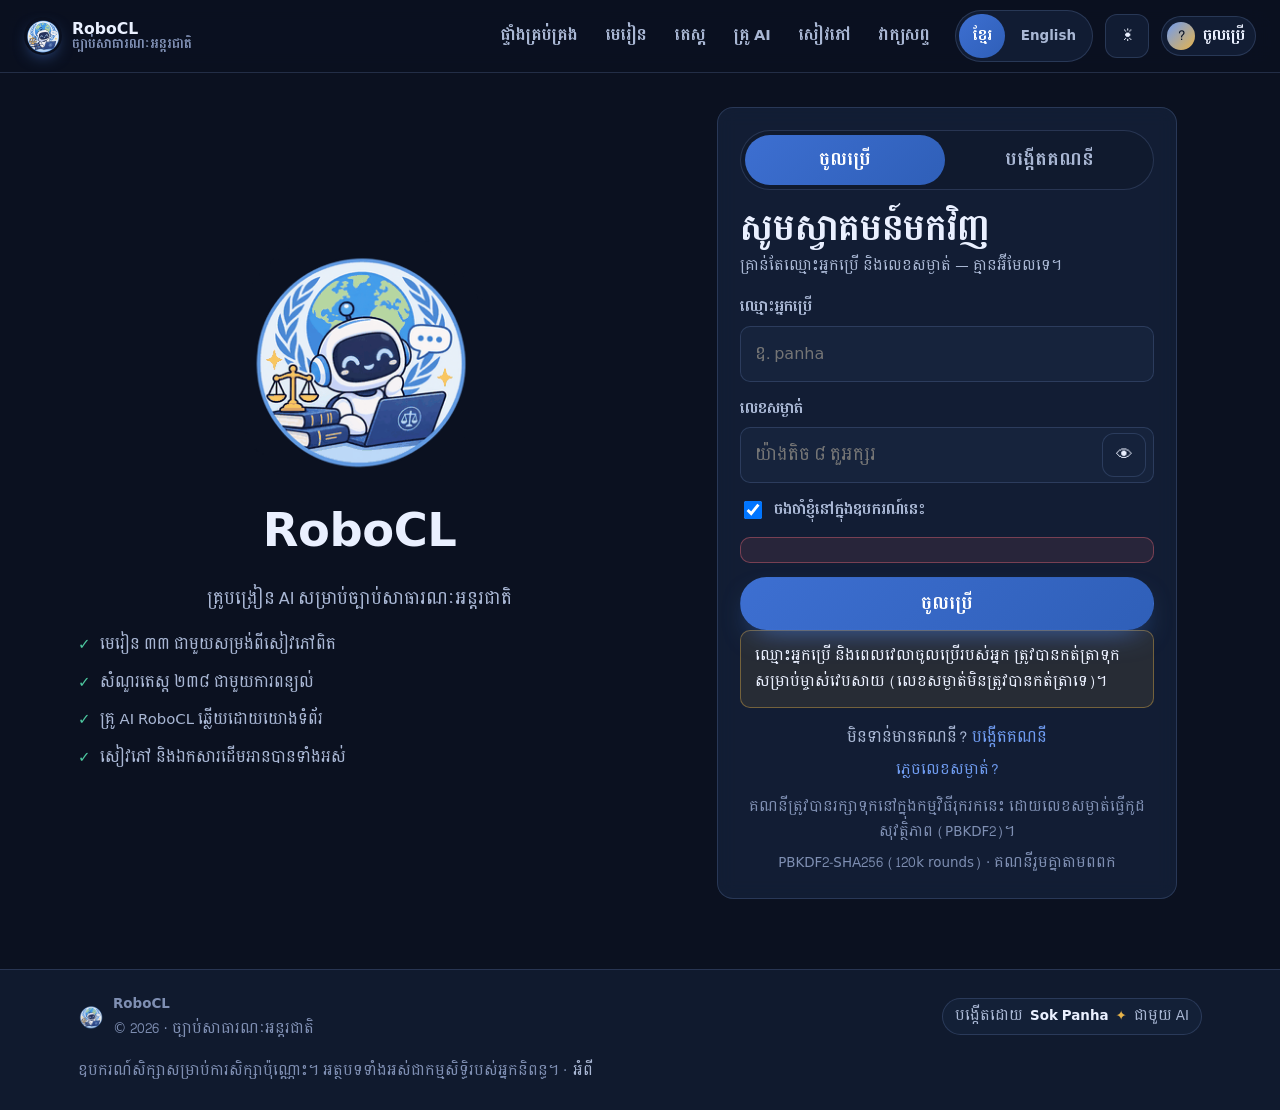
<file: docs/learn.html>
<!DOCTYPE html>
<html lang="km" data-theme="dark">
<head>
<meta charset="utf-8">
<meta name="viewport" content="width=device-width, initial-scale=1, viewport-fit=cover">
<meta http-equiv="Content-Security-Policy" content="default-src 'self'; script-src 'self'; style-src 'self' 'unsafe-inline' https://fonts.googleapis.com; font-src 'self' https://fonts.gstatic.com data:; img-src 'self' data:; connect-src 'self' https://script.google.com https://script.googleusercontent.com https://*.supabase.co; frame-src 'self'; object-src 'none'; base-uri 'none'; form-action 'self'">
<meta name="referrer" content="strict-origin-when-cross-origin">
<title>Lessons · RoboCL</title>
<link rel="icon" href="assets/img/favicon.png?v=20260912b">
<link rel="apple-touch-icon" href="assets/img/apple-touch-icon.png?v=20260912b">
<link rel="preconnect" href="https://fonts.googleapis.com">
<link rel="preconnect" href="https://fonts.gstatic.com" crossorigin>
<link href="https://fonts.googleapis.com/css2?family=Inter:wght@400;600;700;800&family=Noto+Sans+Khmer:wght@400;600;700&family=Space+Grotesk:wght@500;700&family=Poppins:wght@400;600;700&display=swap" rel="stylesheet">
<link rel="stylesheet" href="assets/css/style.css?v=20260913a">
<link rel="stylesheet" href="assets/css/sections.css?v=20260913a">
<link rel="stylesheet" href="assets/css/lesson.css?v=20260913a">
<script src="assets/js/boot.js?v=20260913a"></script>
</head>
<body data-lang="km">
<a class="skip-link" href="#main"><span class="km-only">រំលងទៅខ្លឹមសារសំខាន់</span><span class="en-only">Skip to main content</span></a>
<div id="splash"><div class="slogo"><img src="assets/img/logo.png?v=20260912b" alt="RoboCL"><span class="ring"></span></div><div class="lbl">RoboCL</div></div>
<header class="topbar" id="topbar"></header>

<main id="main">
  <div class="wrap">
    <div class="page-head">
      <h1 data-t="learn.title"></h1>
      <p class="sub" data-t="learn.sub"></p>
      <button class="btn sm" id="rail-toggle" style="margin-top:10px">☰ <span data-t="learn.pick"></span></button>
    </div>

    <div class="learn-shell">
      <aside id="rail-wrap"><div class="rail" id="rail"></div></aside>
      <section class="lesson-body" id="lesson"></section>
    </div>
  </div>
</main>

<footer class="site" id="footer"></footer>

<script src="data/lessons.js?v=20260913a" defer></script>
<script src="data/weekly.js?v=20260913a" defer></script>
<script src="assets/js/search.js?v=20260913a" defer></script>
<script src="data/config.js?v=20260913a" defer></script>
<script src="assets/js/core.js?v=20260913a" defer></script>
<script src="assets/js/auth.js?v=20260913a" defer></script>
<script src="assets/js/progress.js?v=20260913a" defer></script>
<script src="assets/js/data.js?v=20260913a" defer></script>
<script src="assets/js/learn.js?v=20260913a" defer></script>
</body>
</html>
</file>
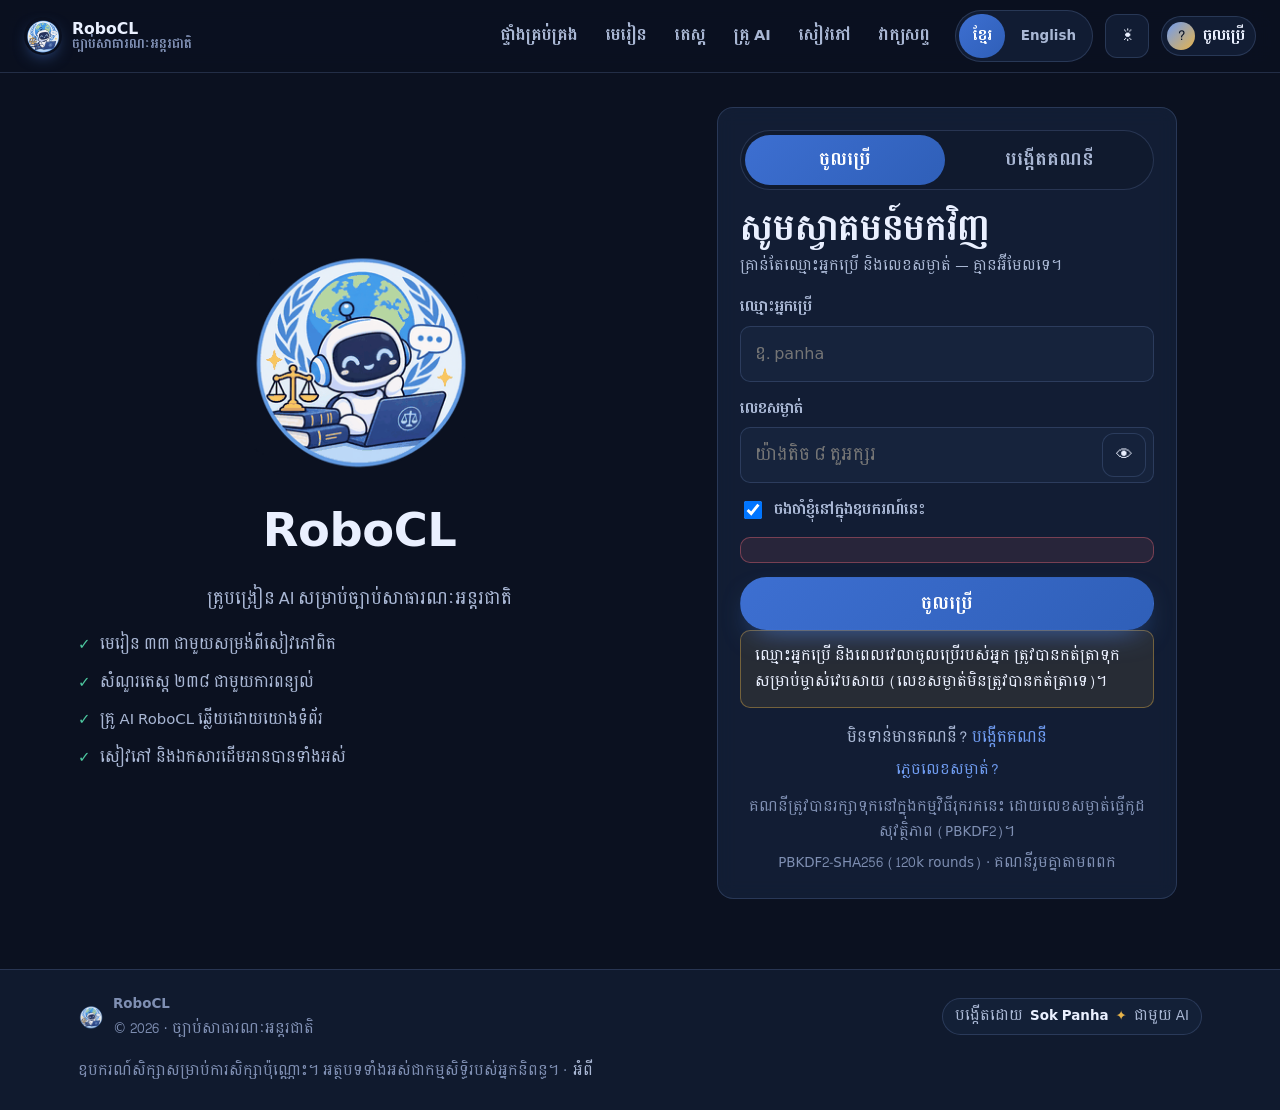
<file: docs/library.html>
<!DOCTYPE html>
<html lang="km" data-theme="dark">
<head>
<meta charset="utf-8">
<meta name="viewport" content="width=device-width, initial-scale=1, viewport-fit=cover">
<meta http-equiv="Content-Security-Policy" content="default-src 'self'; script-src 'self'; style-src 'self' 'unsafe-inline' https://fonts.googleapis.com; font-src 'self' https://fonts.gstatic.com data:; img-src 'self' data:; connect-src 'self' https://script.google.com https://script.googleusercontent.com https://*.supabase.co; frame-src 'self'; object-src 'none'; base-uri 'none'; form-action 'self'">
<meta name="referrer" content="strict-origin-when-cross-origin">
<title>Textbook &amp; sources · RoboCL</title>
<link rel="icon" href="assets/img/favicon.png?v=20260912b">
<link rel="apple-touch-icon" href="assets/img/apple-touch-icon.png?v=20260912b">
<link rel="preconnect" href="https://fonts.googleapis.com">
<link rel="preconnect" href="https://fonts.gstatic.com" crossorigin>
<link href="https://fonts.googleapis.com/css2?family=Inter:wght@400;600;700;800&family=Noto+Sans+Khmer:wght@400;600;700&display=swap" rel="stylesheet">
<link rel="stylesheet" href="assets/css/style.css?v=20260913a">
<script src="assets/js/boot.js?v=20260913a"></script>
</head>
<body data-lang="km">
<a class="skip-link" href="#main"><span class="km-only">រំលងទៅខ្លឹមសារសំខាន់</span><span class="en-only">Skip to main content</span></a>
<div id="splash"><div class="slogo"><img src="assets/img/logo.png?v=20260912b" alt="RoboCL"><span class="ring"></span></div><div class="lbl">RoboCL</div></div>
<header class="topbar" id="topbar"></header>

<main id="main">
  <div class="wrap">
    <div class="page-head">
      <h1 data-t="lib.title"></h1>
      <p class="sub" data-t="lib.sub"></p>
    </div>

    <div class="lib-shell">
      <aside>
        <div class="small faint" style="margin-bottom:8px" data-t="lib.pick"></div>
        <div class="lib-list" id="lib-list"></div>
        <div class="card small muted" style="margin-top:12px" data-t="lib.note"></div>
      </aside>

      <section>
        <div id="lib-head" style="margin-bottom:14px"></div>
        <div class="viewer" id="viewer"></div>
      </section>
    </div>
  </div>
</main>

<footer class="site" id="footer"></footer>

<script src="data/library.js?v=20260913a" defer></script>
<script src="data/config.js?v=20260913a" defer></script>
<script src="assets/js/core.js?v=20260913a" defer></script>
<script src="assets/js/auth.js?v=20260913a" defer></script>
<script src="assets/js/progress.js?v=20260913a" defer></script>
<script src="assets/js/library.js?v=20260913a" defer></script>
</body>
</html>
</file>
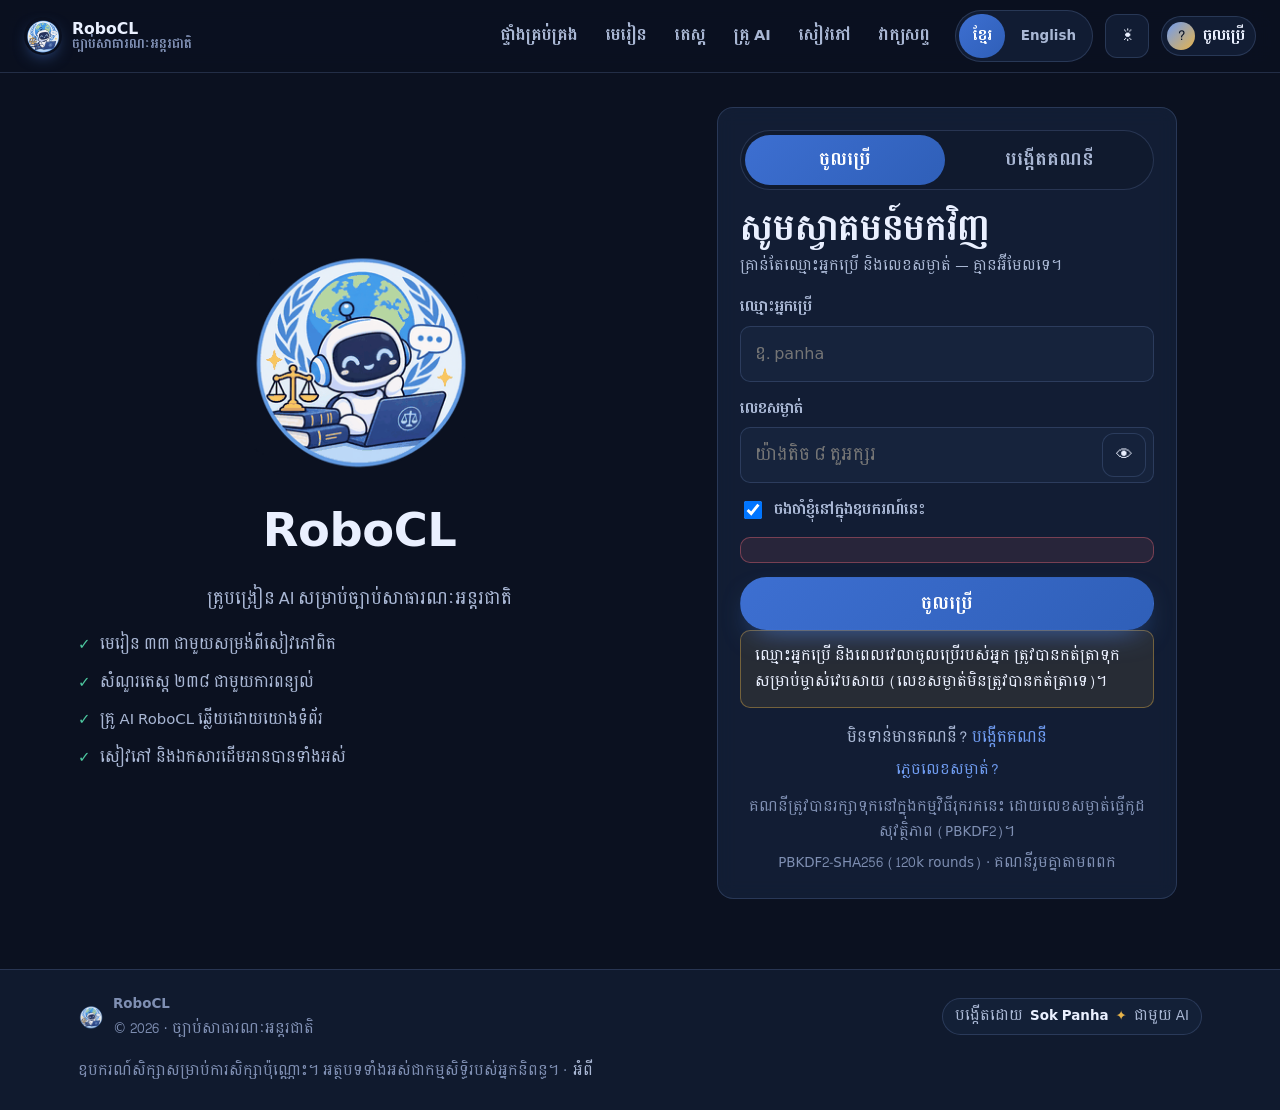
<file: docs/quiz.html>
<!DOCTYPE html>
<html lang="km" data-theme="dark">
<head>
<meta charset="utf-8">
<meta name="viewport" content="width=device-width, initial-scale=1, viewport-fit=cover">
<meta http-equiv="Content-Security-Policy" content="default-src 'self'; script-src 'self'; style-src 'self' 'unsafe-inline' https://fonts.googleapis.com; font-src 'self' https://fonts.gstatic.com data:; img-src 'self' data:; connect-src 'self' https://script.google.com https://script.googleusercontent.com https://*.supabase.co; frame-src 'self'; object-src 'none'; base-uri 'none'; form-action 'self'">
<meta name="referrer" content="strict-origin-when-cross-origin">
<title>Quiz · RoboCL</title>
<link rel="icon" href="assets/img/favicon.png?v=20260912b">
<link rel="apple-touch-icon" href="assets/img/apple-touch-icon.png?v=20260912b">
<link rel="preconnect" href="https://fonts.googleapis.com">
<link rel="preconnect" href="https://fonts.gstatic.com" crossorigin>
<link href="https://fonts.googleapis.com/css2?family=Inter:wght@400;600;700;800&family=Noto+Sans+Khmer:wght@400;600;700&display=swap" rel="stylesheet">
<link rel="stylesheet" href="assets/css/style.css?v=20260913a">
<link rel="stylesheet" href="assets/css/sections.css?v=20260913a">
<script src="assets/js/boot.js?v=20260913a"></script>
</head>
<body data-lang="km">
<a class="skip-link" href="#main"><span class="km-only">រំលងទៅខ្លឹមសារសំខាន់</span><span class="en-only">Skip to main content</span></a>
<div id="splash"><div class="slogo"><img src="assets/img/logo.png?v=20260912b" alt="RoboCL"><span class="ring"></span></div><div class="lbl">RoboCL</div></div>
<header class="topbar" id="topbar"></header>

<main id="main">
  <div class="wrap">
    <div class="page-head">
      <h1 data-t="quiz.title"></h1>
      <p class="sub" data-t="quiz.sub"></p>
    </div>

    <div id="setup-wrap">
      <h2 class="sec-head" data-t="quiz.choose"></h2>
      <div id="setup"></div>
      <div class="small faint" style="margin-top:14px">
        ⌨ <span class="km-only">ចុច ១–៤ ដើម្បីជ្រើសចម្លើយ · Enter ដើម្បីពិនិត្យ · Enter ម្ដងទៀតសម្រាប់សំណួរបន្ទាប់</span>
        <span class="en-only">Press 1–4 to pick an answer · Enter to check it · Enter again for the next question</span>
      </div>
    </div>

    <div id="run-wrap" hidden></div>
    <div id="result-wrap" hidden></div>
  </div>
</main>

<footer class="site" id="footer"></footer>

<script src="data/lessons.js?v=20260913a" defer></script>
<script src="assets/js/search.js?v=20260913a" defer></script>
<script src="data/config.js?v=20260913a" defer></script>
<script src="assets/js/core.js?v=20260913a" defer></script>
<script src="assets/js/auth.js?v=20260913a" defer></script>
<script src="assets/js/progress.js?v=20260913a" defer></script>
<script src="assets/js/data.js?v=20260913a" defer></script>
<script src="assets/js/quiz.js?v=20260913a" defer></script>
</body>
</html>
</file>
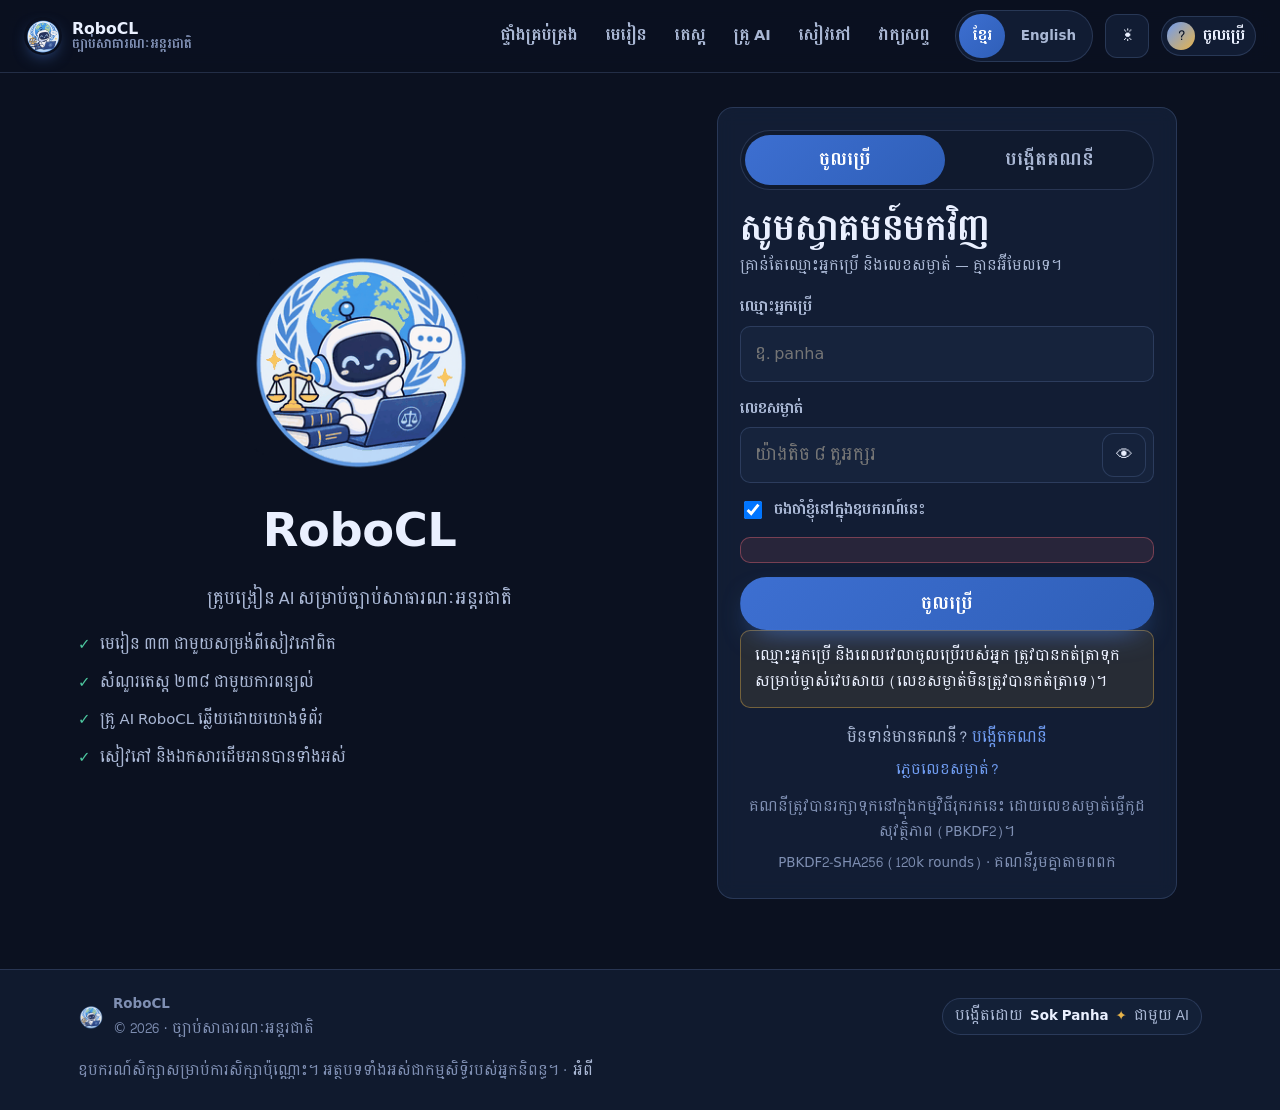
<file: docs/signin.html>
<!DOCTYPE html>
<html lang="km" data-theme="dark">
<head>
<meta charset="utf-8">
<meta name="viewport" content="width=device-width, initial-scale=1, viewport-fit=cover">
<meta http-equiv="Content-Security-Policy" content="default-src 'self'; script-src 'self'; style-src 'self' 'unsafe-inline' https://fonts.googleapis.com; font-src 'self' https://fonts.gstatic.com data:; img-src 'self' data:; connect-src 'self' https://script.google.com https://script.googleusercontent.com https://*.supabase.co; frame-src 'self'; object-src 'none'; base-uri 'none'; form-action 'self'">
<meta name="referrer" content="strict-origin-when-cross-origin">
<title>Sign in · RoboCL</title>
<link rel="icon" href="assets/img/favicon.png?v=20260912b">
<link rel="apple-touch-icon" href="assets/img/apple-touch-icon.png?v=20260912b">
<link rel="preconnect" href="https://fonts.googleapis.com">
<link rel="preconnect" href="https://fonts.gstatic.com" crossorigin>
<link href="https://fonts.googleapis.com/css2?family=Inter:wght@400;600;700;800&family=Noto+Sans+Khmer:wght@400;600;700&display=swap" rel="stylesheet">
<link rel="stylesheet" href="assets/css/style.css?v=20260913a">
<script src="assets/js/boot.js?v=20260913a"></script>
</head>
<body data-lang="km">
<a class="skip-link" href="#main"><span class="km-only">រំលងទៅខ្លឹមសារសំខាន់</span><span class="en-only">Skip to main content</span></a>
<div id="splash"><div class="slogo"><img src="assets/img/logo.png?v=20260912b" alt="RoboCL"><span class="ring"></span></div><div class="lbl">RoboCL</div></div>
<header class="topbar" id="topbar"></header>

<main id="main">
  <div class="wrap auth-wrap">
    <div class="auth-side">
      <img src="assets/img/logo.png?v=20260912b" alt="RoboCL">
      <h1 data-t="app.name"></h1>
      <p class="muted" data-t="app.tag"></p>
      <ul>
        <li><span class="tick">✓</span><span data-t="auth.benefit.1"></span></li>
        <li><span class="tick">✓</span><span data-t="auth.benefit.2"></span></li>
        <li><span class="tick">✓</span><span data-t="auth.benefit.3"></span></li>
        <li><span class="tick">✓</span><span data-t="auth.benefit.4"></span></li>
      </ul>
    </div>

    <div class="card auth-card">
      <div class="tabs" role="tablist">
        <button data-tab="signin" role="tab" aria-selected="true" data-t="auth.signin"></button>
        <button data-tab="signup" role="tab" aria-selected="false" data-t="auth.signup"></button>
      </div>
      <h2 id="form-title" style="margin-bottom:4px"></h2>
      <p class="muted small" data-t="auth.only"></p>

      <form id="auth-form" autocomplete="on" style="margin-top:16px">
        <div class="field">
          <label for="username" data-t="auth.username"></label>
          <input class="input" id="username" name="username" type="text" autocomplete="username"
                 autocapitalize="none" autocorrect="off" spellcheck="false"
                 minlength="3" maxlength="20" required data-t-ph="auth.username.ph">
        </div>
        <div class="field">
          <label for="password" data-t="auth.password"></label>
          <div class="pw-wrap">
            <input class="input" id="password" name="password" type="password" autocomplete="current-password"
                   minlength="8" maxlength="128" required data-t-ph="auth.password.ph">
            <button type="button" class="icon-btn eye" id="pw-eye" data-t-title="auth.showpass" aria-label="show">👁</button>
          </div>
          <div class="strength" id="pw-strength" hidden><i id="pw-bar"></i></div>
        </div>
        <div class="field" id="field-confirm" hidden>
          <label for="confirm" data-t="auth.confirm"></label>
          <input class="input" id="confirm" type="password" autocomplete="new-password" minlength="8" maxlength="128">
        </div>
        <label class="check" style="margin-bottom:14px">
          <input type="checkbox" id="remember" checked><span data-t="auth.remember"></span>
        </label>
        <div class="notice bad" id="form-err" role="alert" hidden></div>
        <button class="btn primary block" id="submit-btn" type="submit" data-t="auth.signin"></button>
      </form>

      <div class="auth-alt" id="swap"></div>
      <div class="small faint center" style="margin-top:12px" data-t="auth.localnote"></div>
      <div class="small faint center" id="engine-note" style="margin-top:6px"></div>
    </div>
  </div>
</main>

<footer class="site" id="footer"></footer>

<script src="data/config.js?v=20260913a" defer></script>
<script src="assets/js/core.js?v=20260913a" defer></script>
<script src="assets/js/auth.js?v=20260913a" defer></script>
<script src="assets/js/progress.js?v=20260913a" defer></script>
<script src="assets/js/signin.js?v=20260913a" defer></script>
</body>
</html>
</file>
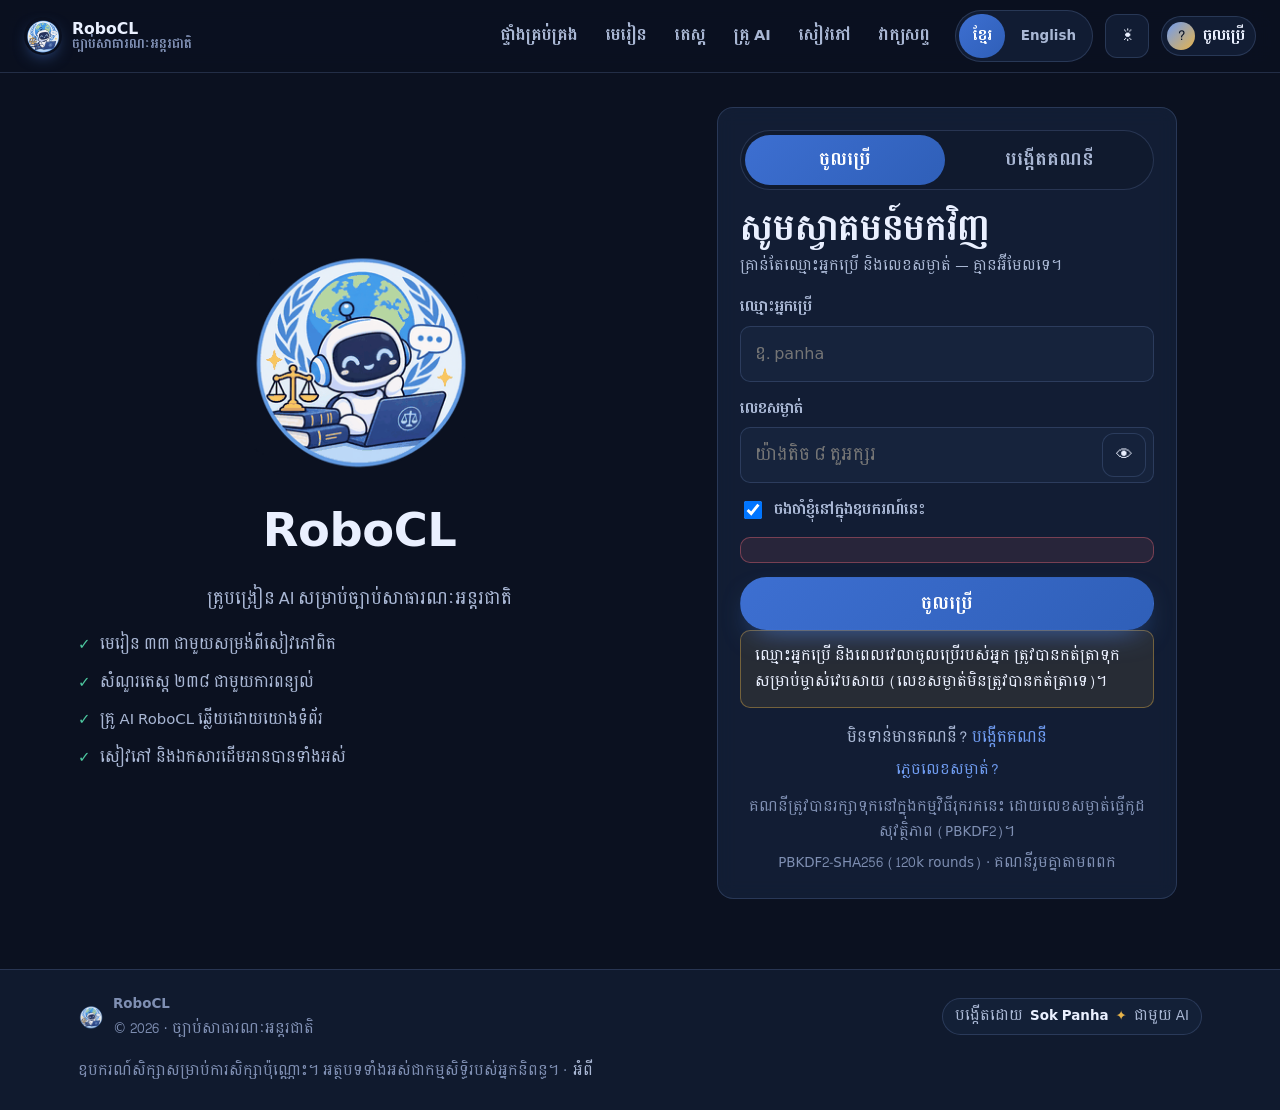
<file: docs/teacher.html>
<!DOCTYPE html>
<html lang="km" data-theme="dark">
<head>
<meta charset="utf-8">
<meta name="viewport" content="width=device-width, initial-scale=1, viewport-fit=cover">
<meta http-equiv="Content-Security-Policy" content="default-src 'self'; script-src 'self'; style-src 'self' 'unsafe-inline' https://fonts.googleapis.com; font-src 'self' https://fonts.gstatic.com data:; img-src 'self' data:; connect-src 'self' https://script.google.com https://script.googleusercontent.com https://*.supabase.co; frame-src 'self'; object-src 'none'; base-uri 'none'; form-action 'self'">
<meta name="referrer" content="strict-origin-when-cross-origin">
<title>RoboCL · AI Teacher</title>
<link rel="icon" href="assets/img/favicon.png?v=20260912b">
<link rel="apple-touch-icon" href="assets/img/apple-touch-icon.png?v=20260912b">
<link rel="preconnect" href="https://fonts.googleapis.com">
<link rel="preconnect" href="https://fonts.gstatic.com" crossorigin>
<link href="https://fonts.googleapis.com/css2?family=Inter:wght@400;600;700;800&family=Noto+Sans+Khmer:wght@400;600;700&display=swap" rel="stylesheet">
<link rel="stylesheet" href="assets/css/style.css?v=20260913a">
<script src="assets/js/boot.js?v=20260913a"></script>
</head>
<body data-lang="km">
<a class="skip-link" href="#main"><span class="km-only">រំលងទៅខ្លឹមសារសំខាន់</span><span class="en-only">Skip to main content</span></a>
<div id="splash"><div class="slogo"><img src="assets/img/logo.png?v=20260912b" alt="RoboCL"><span class="ring"></span></div><div class="lbl">RoboCL</div></div>
<header class="topbar" id="topbar"></header>

<main id="main" style="padding:0;display:flex;flex-direction:column">
  <h1 class="sr-only" data-t="teacher.title"></h1>
  <div class="chat-shell">
    <aside class="chat-side" id="chat-side"></aside>

    <section class="chat-main">
      <div class="chat-scroll" id="chat-scroll"><div class="thread" id="thread"></div></div>

      <div class="composer-wrap">
        <div class="composer">
          <div class="suggest-row" id="suggest"></div>
          <div class="composer-box">
            <textarea id="chat-text" rows="1" data-t-ph="teacher.placeholder" aria-label="question"></textarea>
            <button class="send" id="send-btn" data-t-title="teacher.send" aria-label="send">➤</button>
          </div>
          <div class="composer-hint">
            <button class="icon-btn chat-side-toggle" id="side-toggle" aria-label="chats">☰</button>
            <button class="btn sm ghost" id="clear-btn">🧹 <span data-t="teacher.clear"></span></button>
            <span class="spacer"></span>
            <span>Enter ⏎ · Shift+Enter ↵</span>
          </div>
        </div>
      </div>
    </section>
  </div>
</main>

<script src="data/lessons.js?v=20260913a" defer></script>
<script src="data/corpus.js?v=20260913a" defer></script>
<script src="assets/js/search.js?v=20260913a" defer></script>
<script src="data/config.js?v=20260913a" defer></script>
<script src="assets/js/core.js?v=20260913a" defer></script>
<script src="assets/js/auth.js?v=20260913a" defer></script>
<script src="assets/js/progress.js?v=20260913a" defer></script>
<script src="assets/js/data.js?v=20260913a" defer></script>
<script src="assets/js/teacher.js?v=20260913a" defer></script>
</body>
</html>
</file>
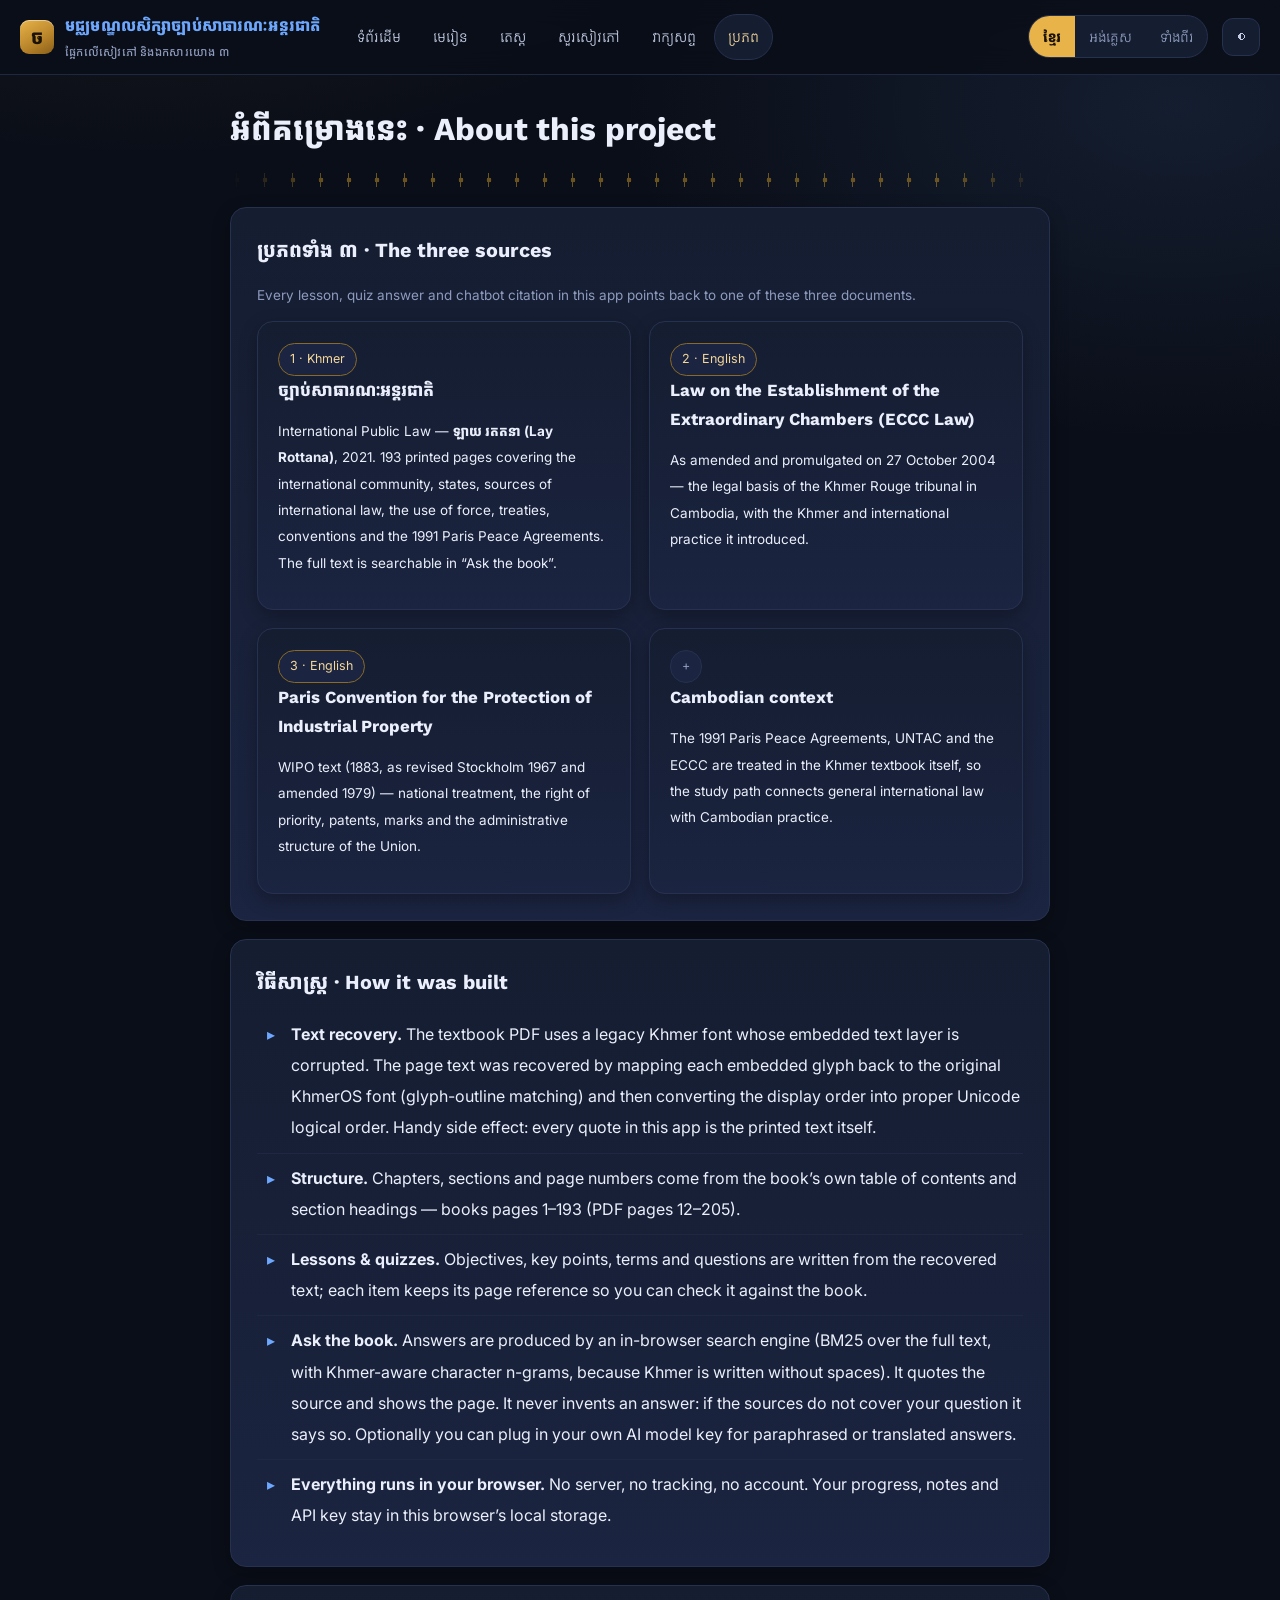
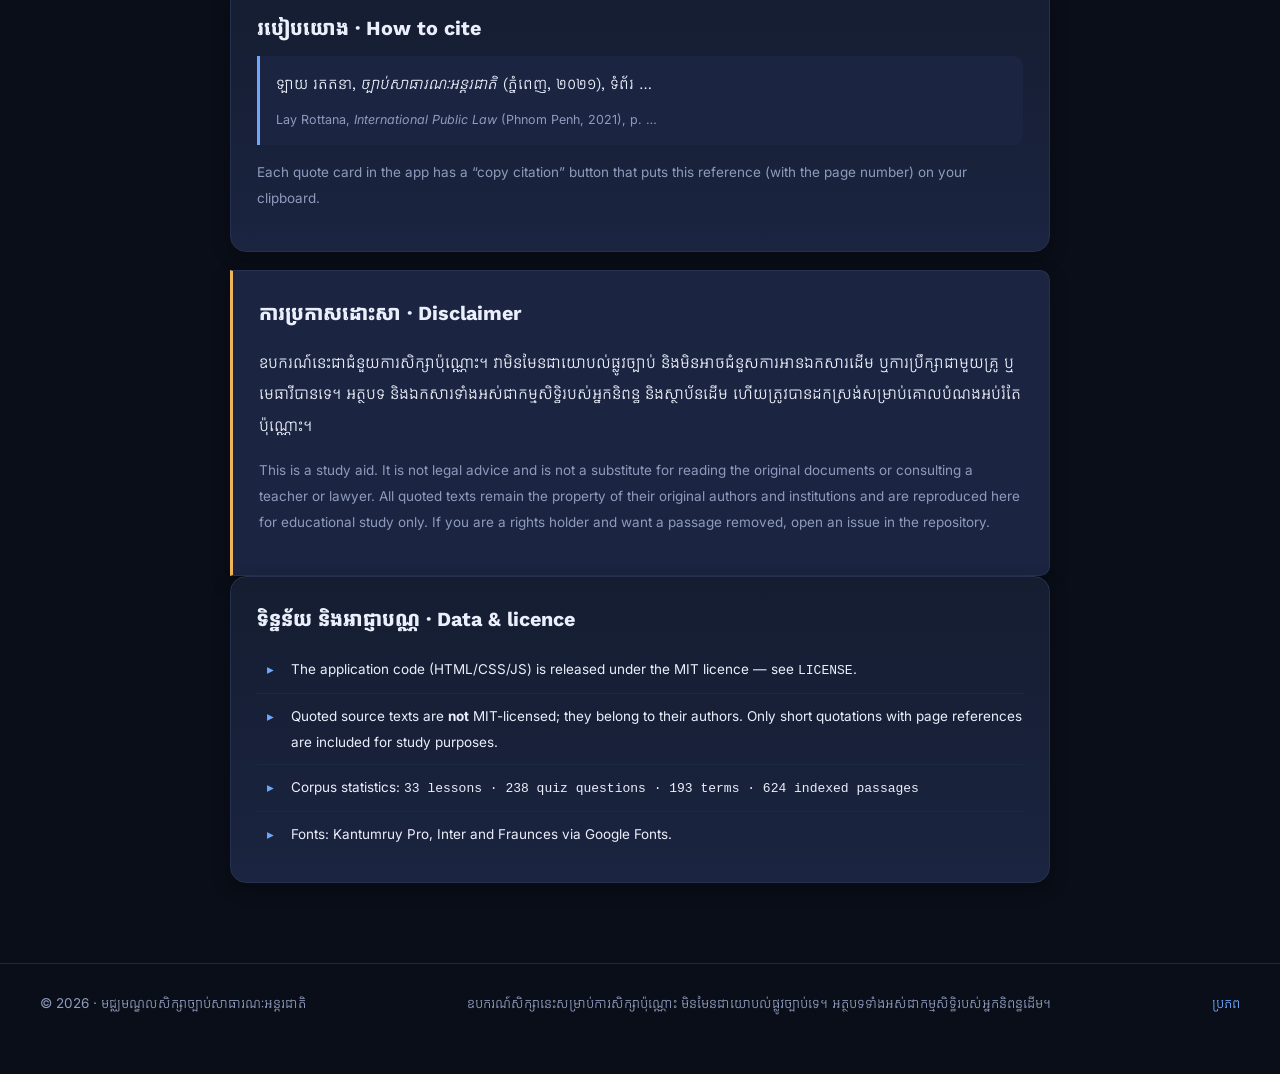
<file: site/about.html>
<!DOCTYPE html>
<html lang="km" data-theme="dark">
<head>
<meta charset="utf-8">
<meta name="viewport" content="width=device-width, initial-scale=1">
<title>អំពី និងប្រភព · About &amp; sources — International Public Law Study Hub</title>
<link rel="preconnect" href="https://fonts.googleapis.com">
<link rel="preconnect" href="https://fonts.gstatic.com" crossorigin>
<link href="https://fonts.googleapis.com/css2?family=Kantumruy+Pro:wght@400;500;700&family=Inter:wght@400;500;600&family=Fraunces:opsz,wght@9..144,400;9..144,600&display=swap" rel="stylesheet">
<link rel="stylesheet" href="assets/css/style.css">
<link rel="icon" href="data:image/svg+xml,<svg xmlns='http://www.w3.org/2000/svg' viewBox='0 0 100 100'><rect width='100' height='100' rx='20' fill='%23e8b44a'/><text y='72' x='50' text-anchor='middle' font-size='62' font-family='serif'>ច</text></svg>">
</head>
<body>
<header class="topbar" id="topbar"></header>
<main class="wrap narrow">
  <h1 class="km">អំពីគម្រោងនេះ · About this project</h1>
  <div class="kbach" style="margin:14px 0 20px"></div>

  <section class="card pad-lg" style="margin-bottom:18px">
    <h2 class="km" style="font-size:20px">ប្រភពទាំង ៣ · The three sources</h2>
    <p class="small muted">Every lesson, quiz answer and chatbot citation in this app points back to one of these three documents.</p>
    <div class="grid cols-2" style="margin-top:12px">
      <div class="card">
        <span class="pill gold">1 · Khmer</span>
        <h3 class="km" style="font-size:17px">ច្បាប់សាធារណៈអន្តរជាតិ</h3>
        <p class="small">International Public Law — <b>ឡាយ រតតនា (Lay Rottana)</b>, 2021.
        193 printed pages covering the international community, states, sources of international law,
        the use of force, treaties, conventions and the 1991 Paris Peace Agreements.
        The full text is searchable in “Ask the book”.</p>
      </div>
      <div class="card">
        <span class="pill gold">2 · English</span>
        <h3 style="font-size:17px">Law on the Establishment of the Extraordinary Chambers (ECCC Law)</h3>
        <p class="small">As amended and promulgated on 27 October 2004 — the legal basis of the Khmer Rouge
        tribunal in Cambodia, with the Khmer and international practice it introduced.</p>
      </div>
      <div class="card">
        <span class="pill gold">3 · English</span>
        <h3 style="font-size:17px">Paris Convention for the Protection of Industrial Property</h3>
        <p class="small">WIPO text (1883, as revised Stockholm 1967 and amended 1979) — national treatment,
        the right of priority, patents, marks and the administrative structure of the Union.</p>
      </div>
      <div class="card">
        <span class="pill">+</span>
        <h3 style="font-size:17px">Cambodian context</h3>
        <p class="small">The 1991 Paris Peace Agreements, UNTAC and the ECCC are treated in the Khmer textbook
        itself, so the study path connects general international law with Cambodian practice.</p>
      </div>
    </div>
  </section>

  <section class="card pad-lg" style="margin-bottom:18px">
    <h2 class="km" style="font-size:20px">វិធីសាស្ត្រ · How it was built</h2>
    <ol class="point-list">
      <li><b>Text recovery.</b> The textbook PDF uses a legacy Khmer font whose embedded text layer is corrupted.
        The page text was recovered by mapping each embedded glyph back to the original KhmerOS font
        (glyph-outline matching) and then converting the display order into proper Unicode logical order.
        Handy side effect: every quote in this app is the printed text itself.</li>
      <li><b>Structure.</b> Chapters, sections and page numbers come from the book’s own table of contents
        and section headings — books pages 1–193 (PDF pages 12–205).</li>
      <li><b>Lessons &amp; quizzes.</b> Objectives, key points, terms and questions are written from the
        recovered text; each item keeps its page reference so you can check it against the book.</li>
      <li><b>Ask the book.</b> Answers are produced by an in-browser search engine (BM25 over the full text,
        with Khmer-aware character n-grams, because Khmer is written without spaces). It quotes the source
        and shows the page. It never invents an answer: if the sources do not cover your question it says so.
        Optionally you can plug in your own AI model key for paraphrased or translated answers.</li>
      <li><b>Everything runs in your browser.</b> No server, no tracking, no account. Your progress,
        notes and API key stay in this browser’s local storage.</li>
    </ol>
  </section>

  <section class="card pad-lg" style="margin-bottom:18px">
    <h2 class="km" style="font-size:20px">របៀបយោង · How to cite</h2>
    <div class="quote" style="border-left-color:var(--accent)">
      ឡាយ រតតនា, <i>ច្បាប់សាធារណៈអន្តរជាតិ</i> (ភ្នំពេញ, ២០២១), ទំព័រ …
      <span class="src">Lay Rottana, <i>International Public Law</i> (Phnom Penh, 2021), p. …</span>
    </div>
    <p class="small muted">Each quote card in the app has a “copy citation” button that puts this reference
    (with the page number) on your clipboard.</p>
  </section>

  <section class="card pad-lg callout warn">
    <h2 class="km" style="font-size:20px">ការប្រកាសដោះសា · Disclaimer</h2>
    <p class="km">ឧបករណ៍នេះជាជំនួយការសិក្សាប៉ុណ្ណោះ។ វាមិនមែនជាយោបល់ផ្លូវច្បាប់ និងមិនអាចជំនួសការអានឯកសារដើម
      ឬការប្រឹក្សាជាមួយគ្រូ ឬមេធាវីបានទេ។ អត្ថបទ និងឯកសារទាំងអស់ជាកម្មសិទ្ធិរបស់អ្នកនិពន្ធ និងស្ថាប័នដើម
      ហើយត្រូវបានដកស្រង់សម្រាប់គោលបំណងអប់រំតែប៉ុណ្ណោះ។</p>
    <p class="small muted" style="margin-top:10px">This is a study aid. It is not legal advice and is not a
      substitute for reading the original documents or consulting a teacher or lawyer. All quoted texts remain
      the property of their original authors and institutions and are reproduced here for educational study only.
      If you are a rights holder and want a passage removed, open an issue in the repository.</p>
  </section>

  <section class="card pad-lg">
    <h2 class="km" style="font-size:20px">ទិន្នន័យ និងអាជ្ញាបណ្ណ · Data &amp; licence</h2>
    <ul class="point-list small">
      <li>The application code (HTML/CSS/JS) is released under the MIT licence — see <span class="mono">LICENSE</span>.</li>
      <li>Quoted source texts are <b>not</b> MIT-licensed; they belong to their authors. Only short quotations with
        page references are included for study purposes.</li>
      <li>Corpus statistics: <span id="stats-line" class="mono"></span></li>
      <li>Fonts: Kantumruy Pro, Inter and Fraunces via Google Fonts.</li>
    </ul>
  </section>
</main>
<footer class="footer" id="footer"></footer>
<script src="assets/js/core.js"></script>
<script src="assets/js/search.js"></script>
<script src="data/corpus.js"></script>
<script src="data/lessons.js"></script>
<script src="assets/js/data.js"></script>
<script>
  document.addEventListener('DOMContentLoaded', function () {
    window.IPL.renderChrome('about.html');
    const s = window.IPL_DATA.stats, c = window.IPL_DATA.corpus.length;
    document.getElementById('stats-line').textContent =
      s.lessons + ' lessons · ' + s.questions + ' quiz questions · ' + s.terms + ' terms · ' +
      c + ' indexed passages';
  });
</script>
</body>
</html>
</file>
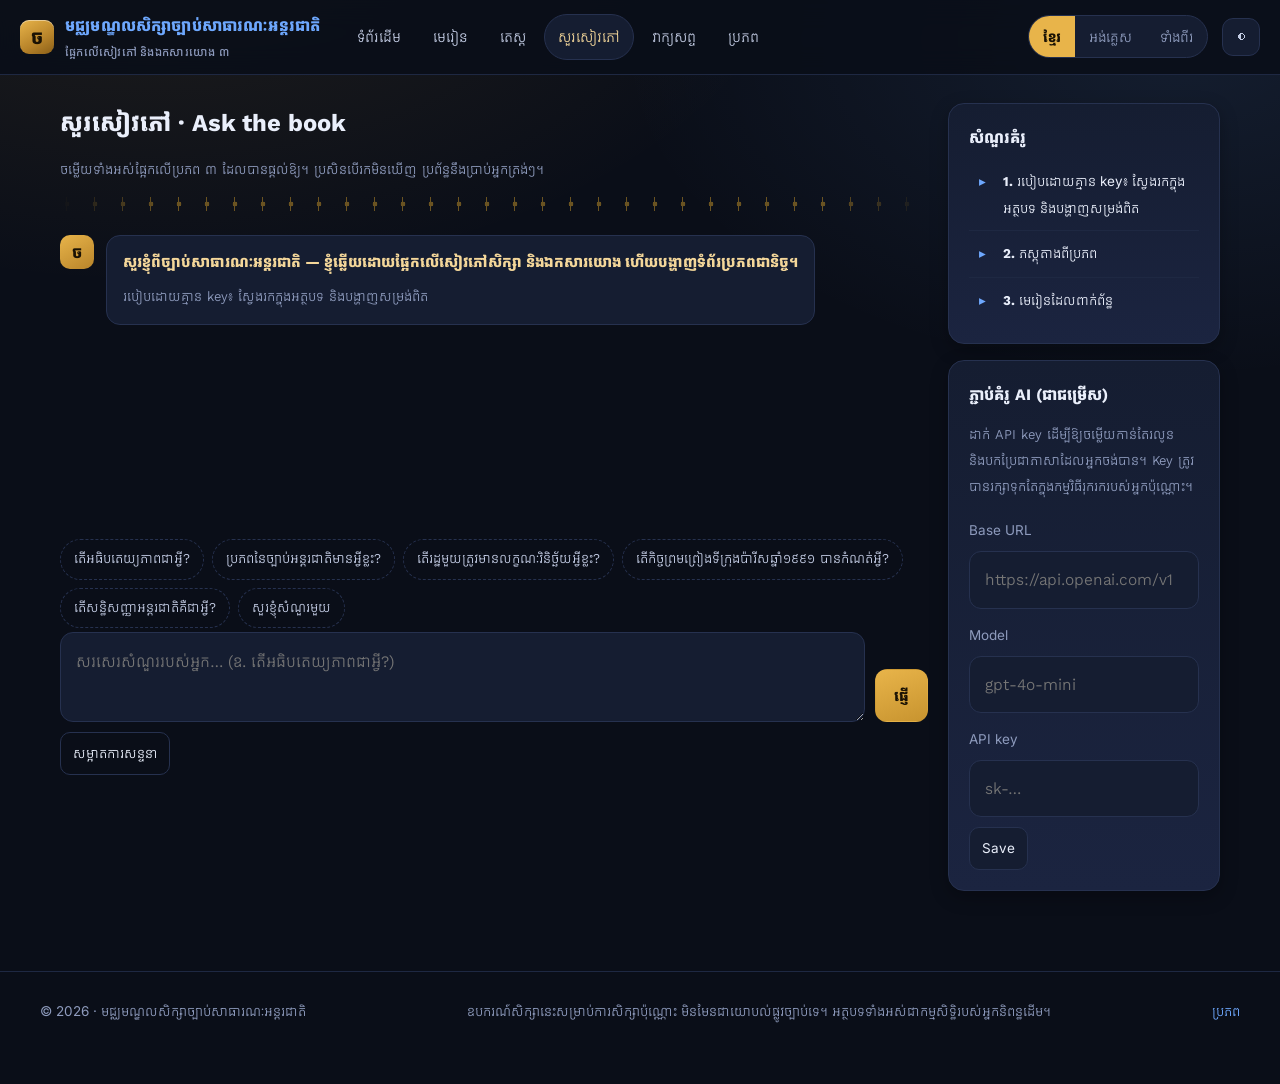
<file: site/chat.html>
<!DOCTYPE html>
<html lang="km" data-theme="dark">
<head>
<meta charset="utf-8">
<meta name="viewport" content="width=device-width, initial-scale=1">
<title>សួរសៀវភៅ · Ask the book — International Public Law Study Hub</title>
<link rel="preconnect" href="https://fonts.googleapis.com">
<link rel="preconnect" href="https://fonts.gstatic.com" crossorigin>
<link href="https://fonts.googleapis.com/css2?family=Kantumruy+Pro:wght@400;500;700&family=Inter:wght@400;500;600&family=Fraunces:opsz,wght@9..144,400;9..144,600&display=swap" rel="stylesheet">
<link rel="stylesheet" href="assets/css/style.css">
<link rel="icon" href="data:image/svg+xml,<svg xmlns='http://www.w3.org/2000/svg' viewBox='0 0 100 100'><rect width='100' height='100' rx='20' fill='%23e8b44a'/><text y='72' x='50' text-anchor='middle' font-size='62' font-family='serif'>ច</text></svg>">
</head>
<body>
<header class="topbar" id="topbar"></header>
<main class="wrap">
  <div class="chat-shell">
    <section>
      <h1 class="km" style="margin:0 0 4px">សួរសៀវភៅ · Ask the book</h1>
      <p class="muted small km">ចម្លើយទាំងអស់ផ្អែកលើប្រភព ៣ ដែលបានផ្តល់ឱ្យ។ ប្រសិនបើរកមិនឃើញ ប្រព័ន្ធនឹងប្រាប់អ្នកត្រង់ៗ។</p>
      <div class="kbach" style="margin:14px 0 18px"></div>
      <div class="chat-log" id="chat-log"></div>
      <div class="suggest" id="suggest"></div>
      <div class="chat-input">
        <textarea id="chat-text" rows="2"></textarea>
        <button class="btn primary" id="chat-send">ផ្ញើ</button>
      </div>
      <div style="margin-top:10px"><button class="btn ghost sm" id="chat-clear"></button></div>
    </section>

    <aside>
      <div class="card" style="margin-bottom:16px">
        <h3 class="km" style="font-size:16px" id="how-title"></h3>
        <ul class="point-list small" id="how-list"></ul>
      </div>
      <div class="card">
        <h3 class="km" style="font-size:16px" id="api-title"></h3>
        <p class="small muted km" id="api-help"></p>
        <label class="small muted">Base URL</label>
        <input class="search" id="api-base" placeholder="https://api.openai.com/v1" style="margin:6px 0 10px">
        <label class="small muted">Model</label>
        <input class="search" id="api-model" placeholder="gpt-4o-mini" style="margin:6px 0 10px">
        <label class="small muted">API key</label>
        <input class="search" id="api-key" type="password" placeholder="sk-…" style="margin:6px 0 10px">
        <button class="btn sm" id="api-save">Save</button>
      </div>
    </aside>
  </div>
</main>
<footer class="footer" id="footer"></footer>
<script src="assets/js/core.js"></script>
<script src="assets/js/search.js"></script>
<script src="data/corpus.js"></script>
<script src="data/lessons.js"></script>
<script src="assets/js/data.js"></script>
<script src="assets/js/chat.js"></script>
<script>
  document.addEventListener('DOMContentLoaded', function () {
    const t = window.IPL.t;
    document.getElementById('chat-send').textContent = t('chat.send');
    document.getElementById('chat-clear').textContent = t('chat.clear');
    document.getElementById('chat-text').placeholder = t('chat.placeholder');
    document.getElementById('how-title').textContent = t('chat.suggest');
    document.getElementById('api-title').textContent = t('chat.key');
    document.getElementById('api-help').textContent = t('chat.keyhelp');
    document.getElementById('how-list').innerHTML =
      ['<b class="km">1.</b> ' + t('chat.local'),
       '<b class="km">2.</b> ' + t('chat.evidence'),
       '<b class="km">3.</b> ' + t('chat.related')].map(function (x) { return '<li>' + x + '</li>'; }).join('');
    // deep link: chat.html?q=...
    const q = new URLSearchParams(location.search).get('q');
    if (q) setTimeout(function () {
      document.getElementById('chat-text').value = q;
      document.getElementById('chat-send').click();
    }, 250);
  });
</script>
</body>
</html>
</file>
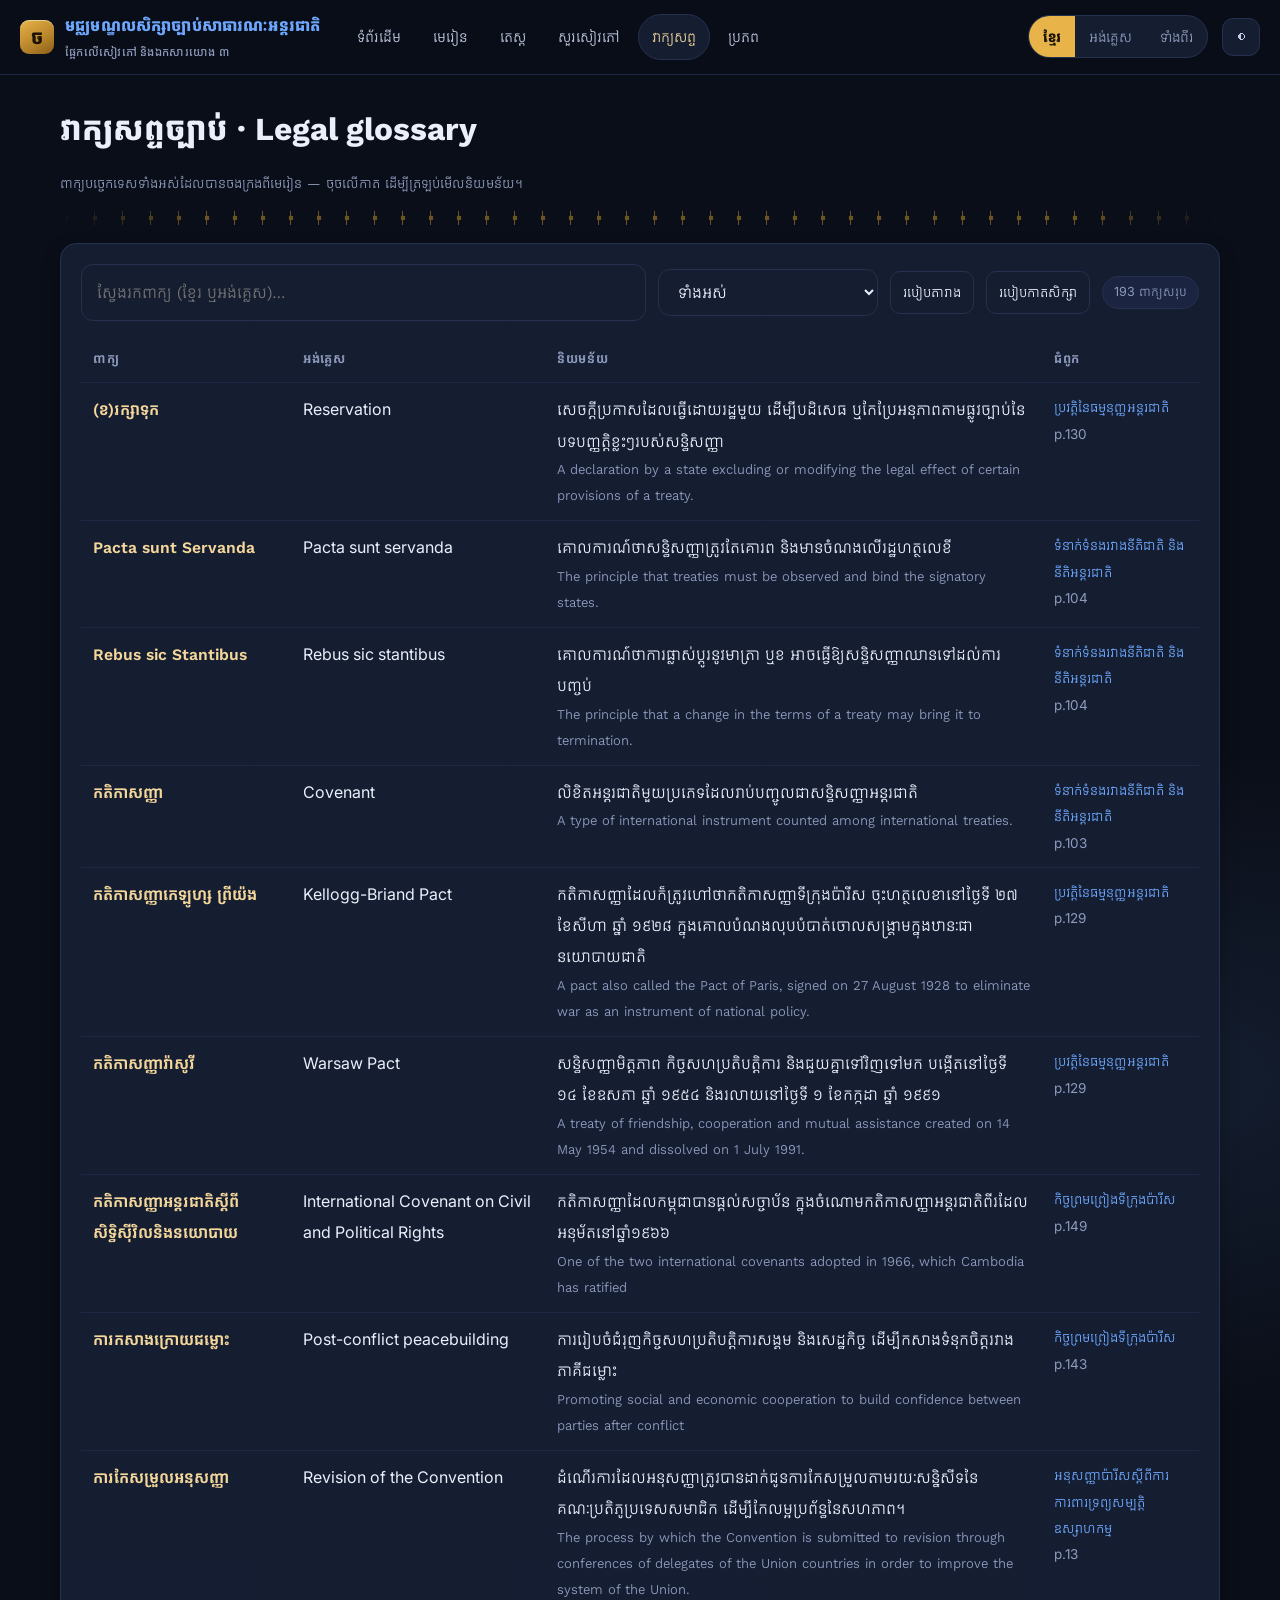
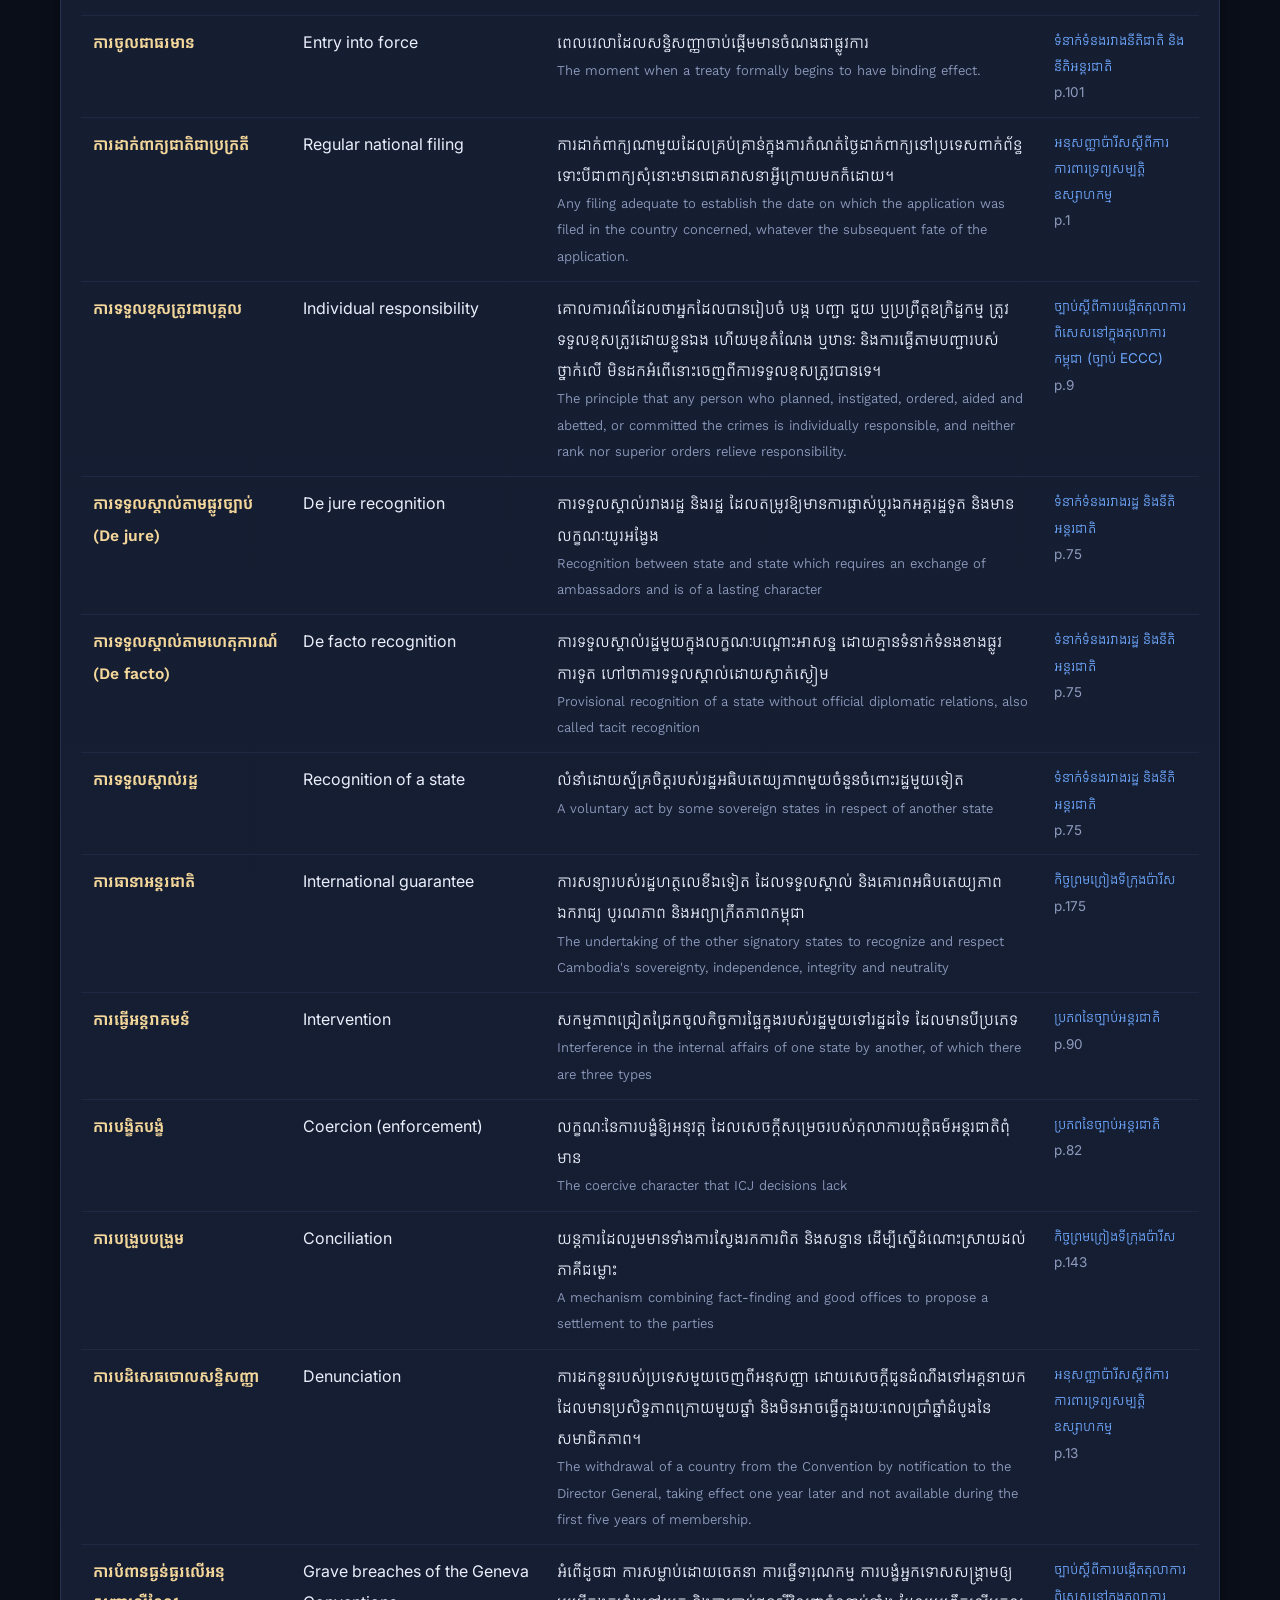
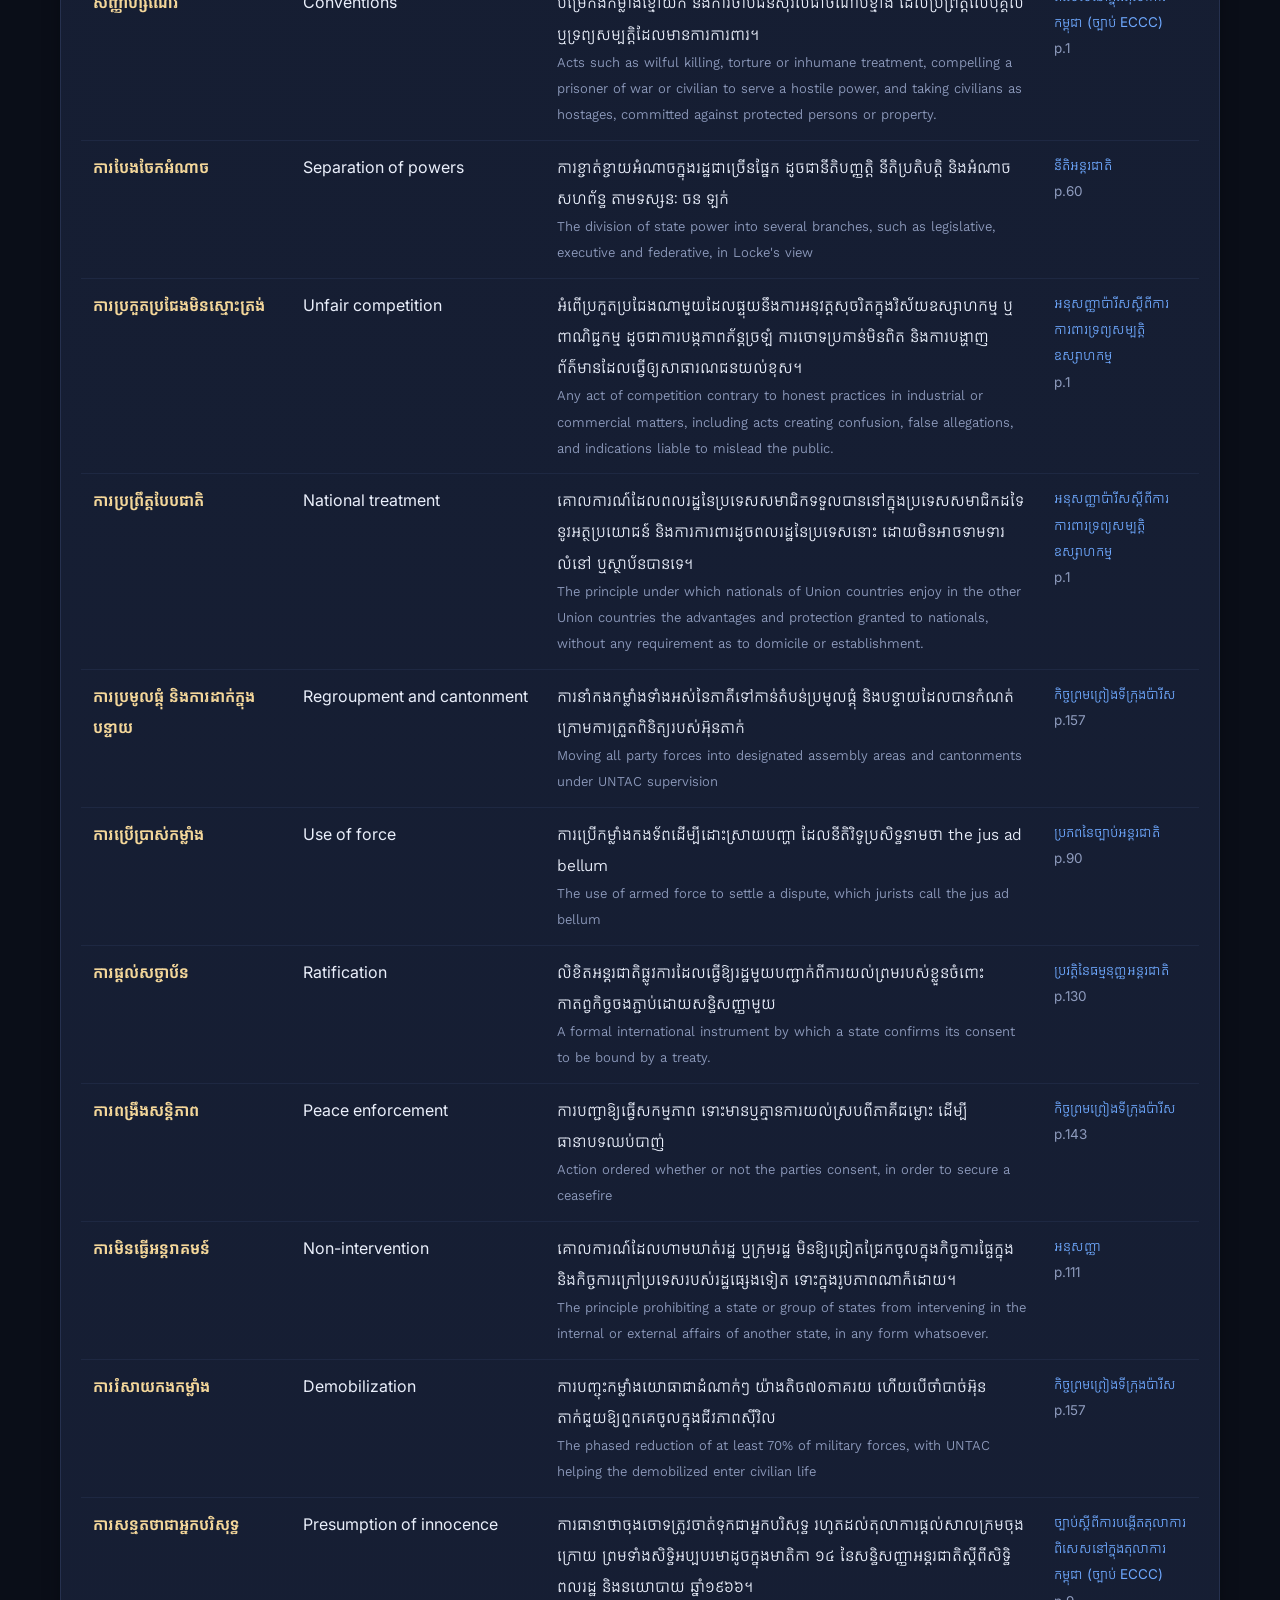
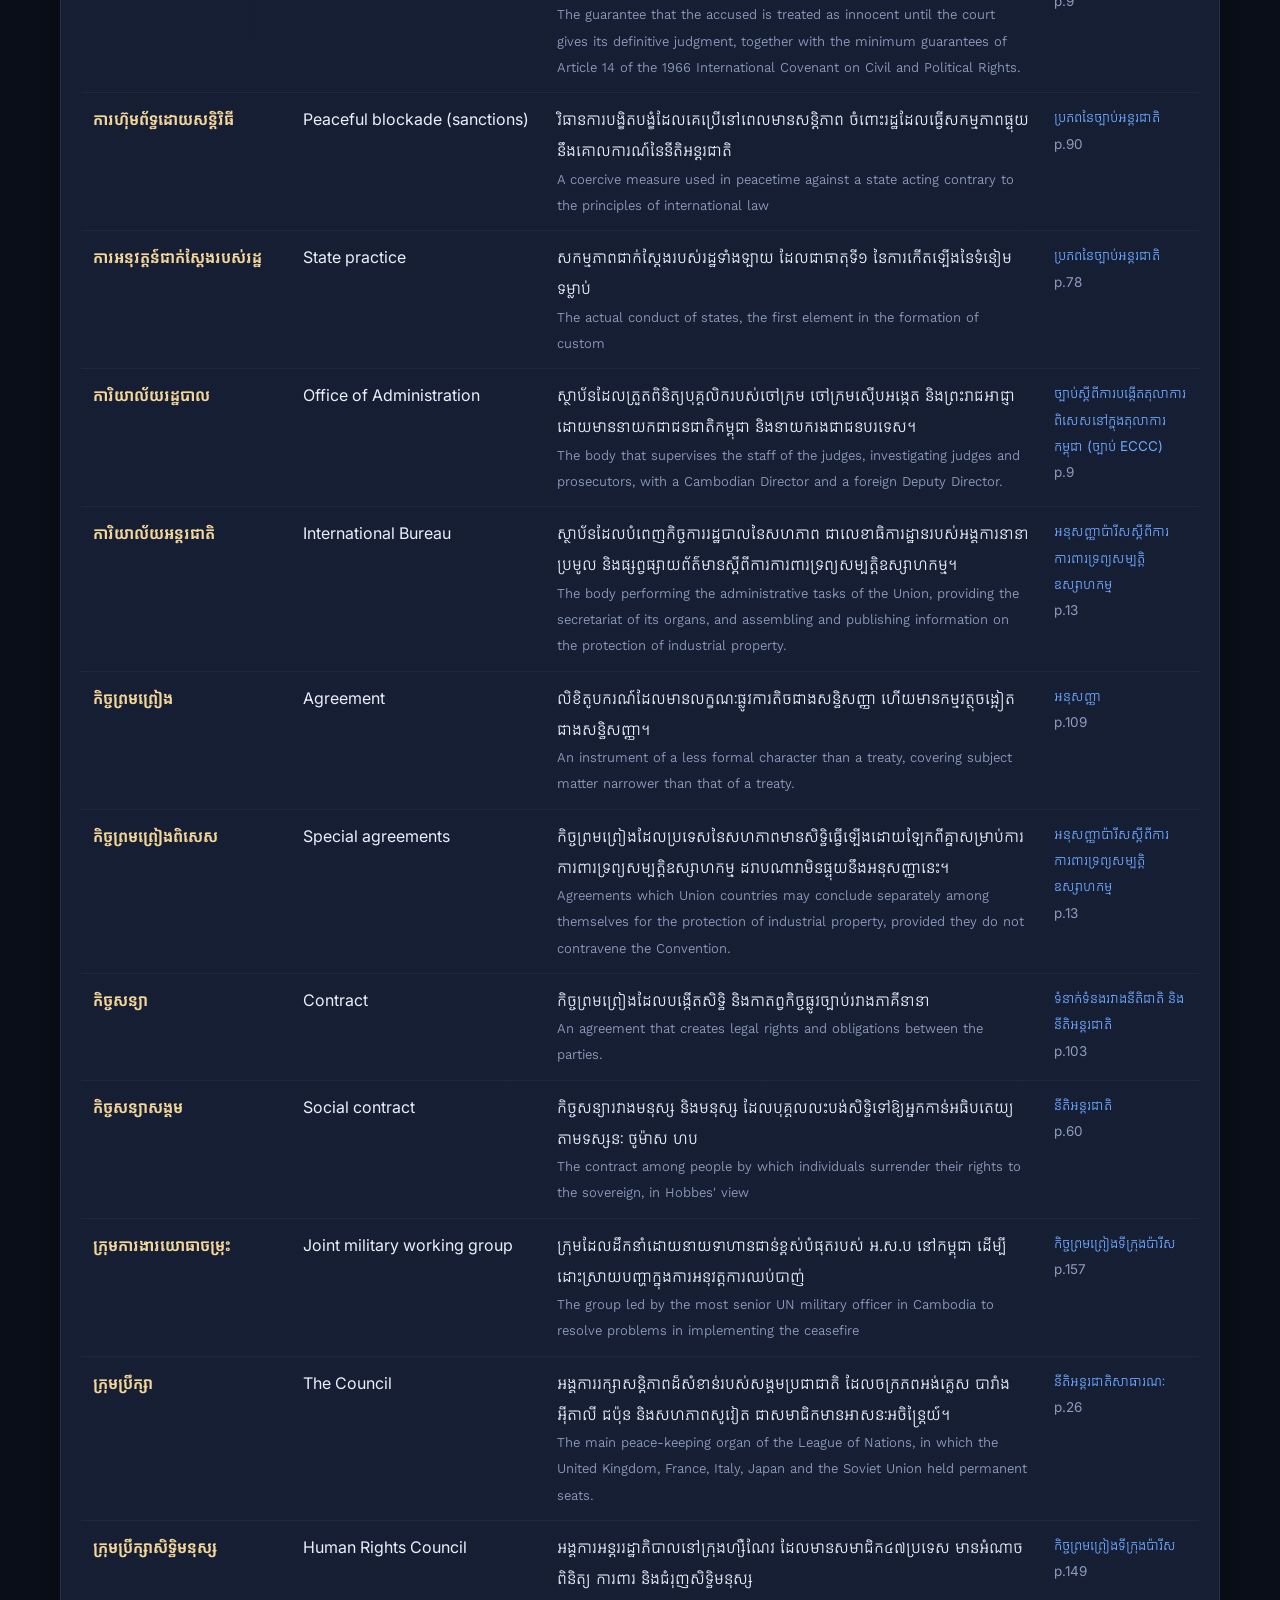
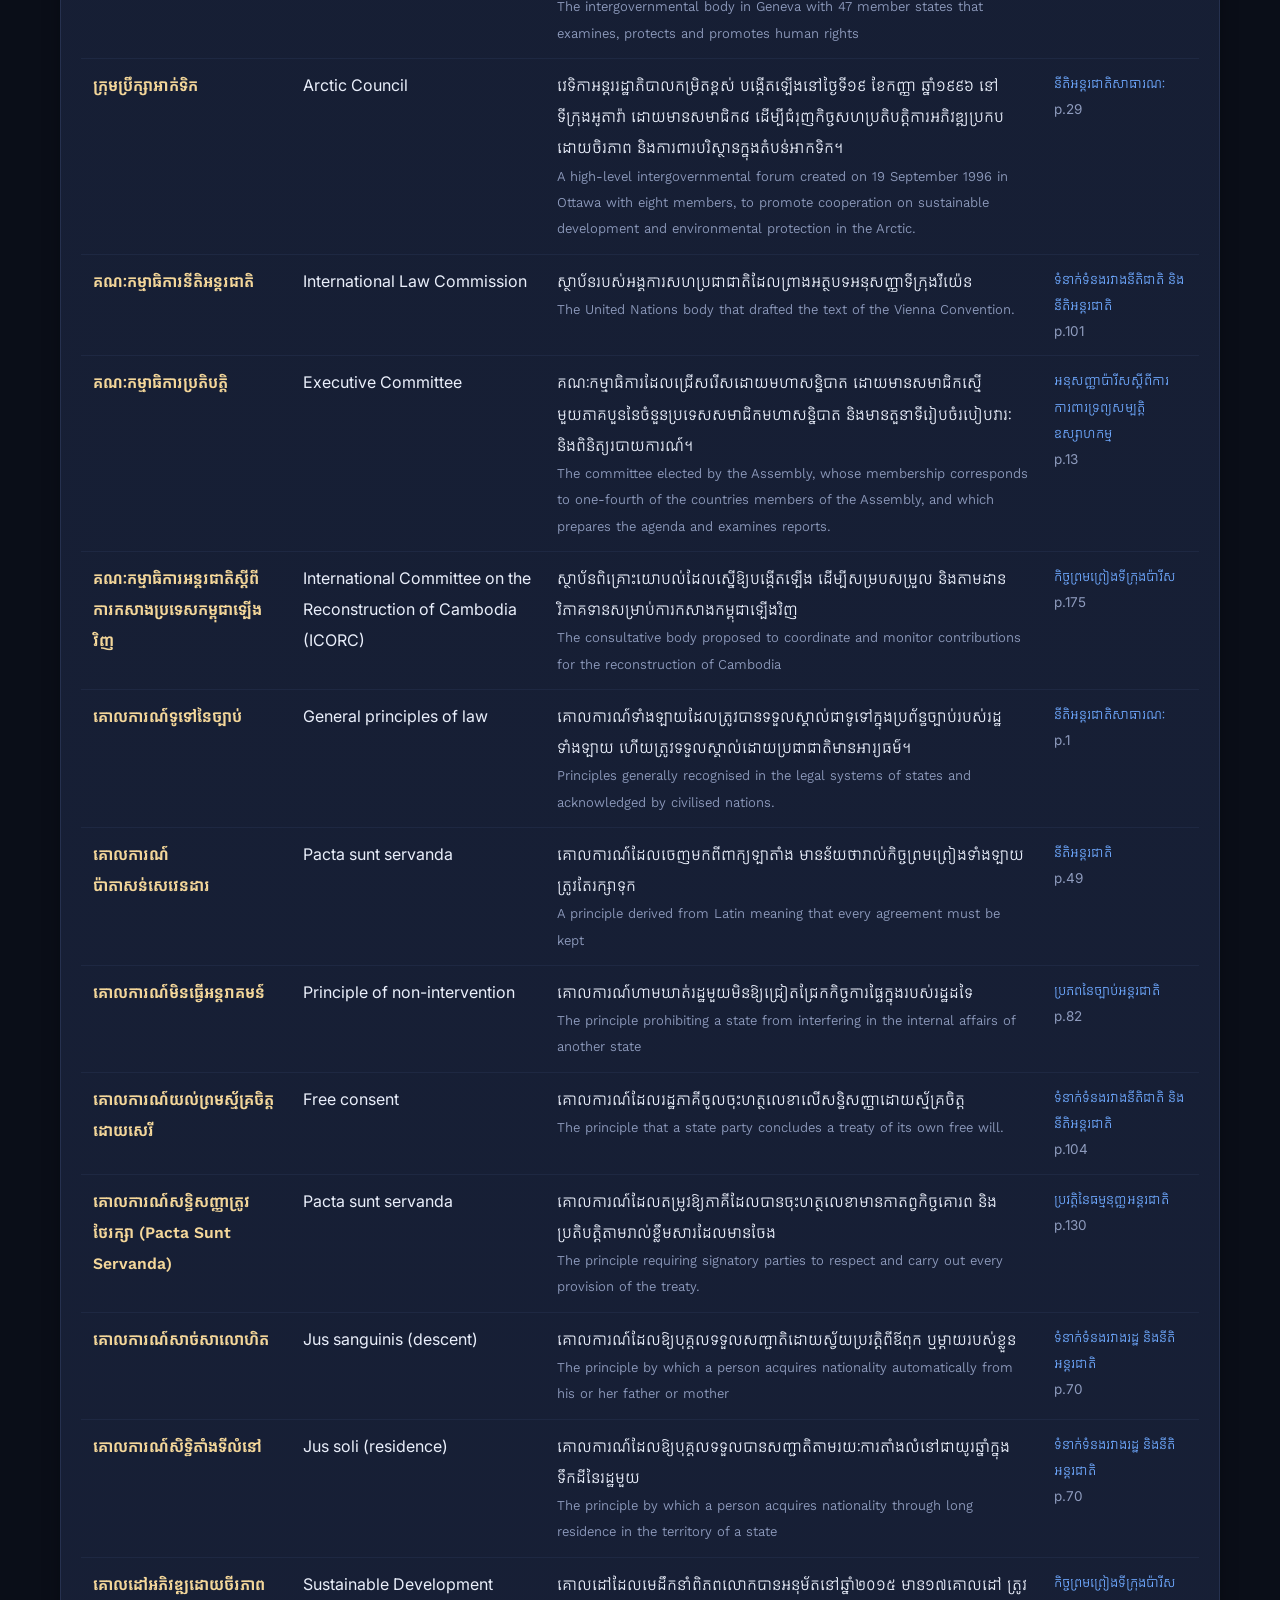
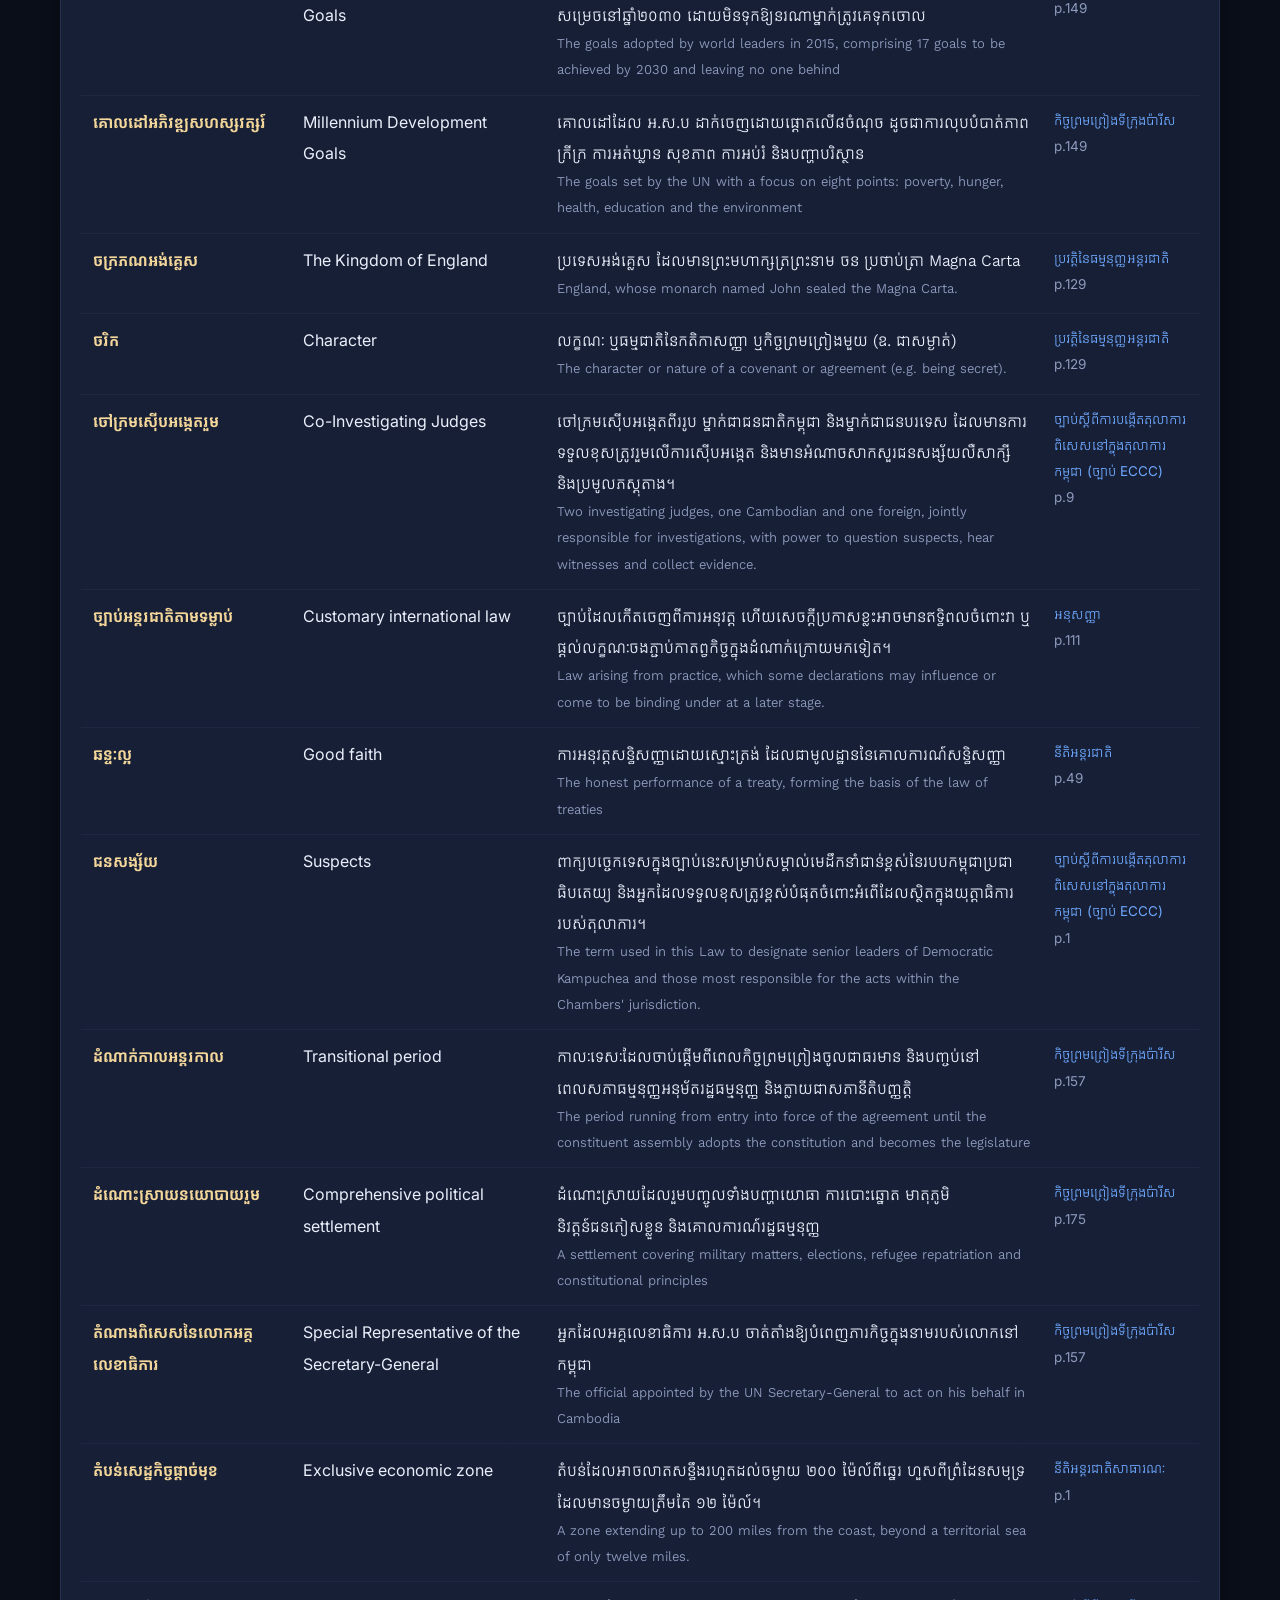
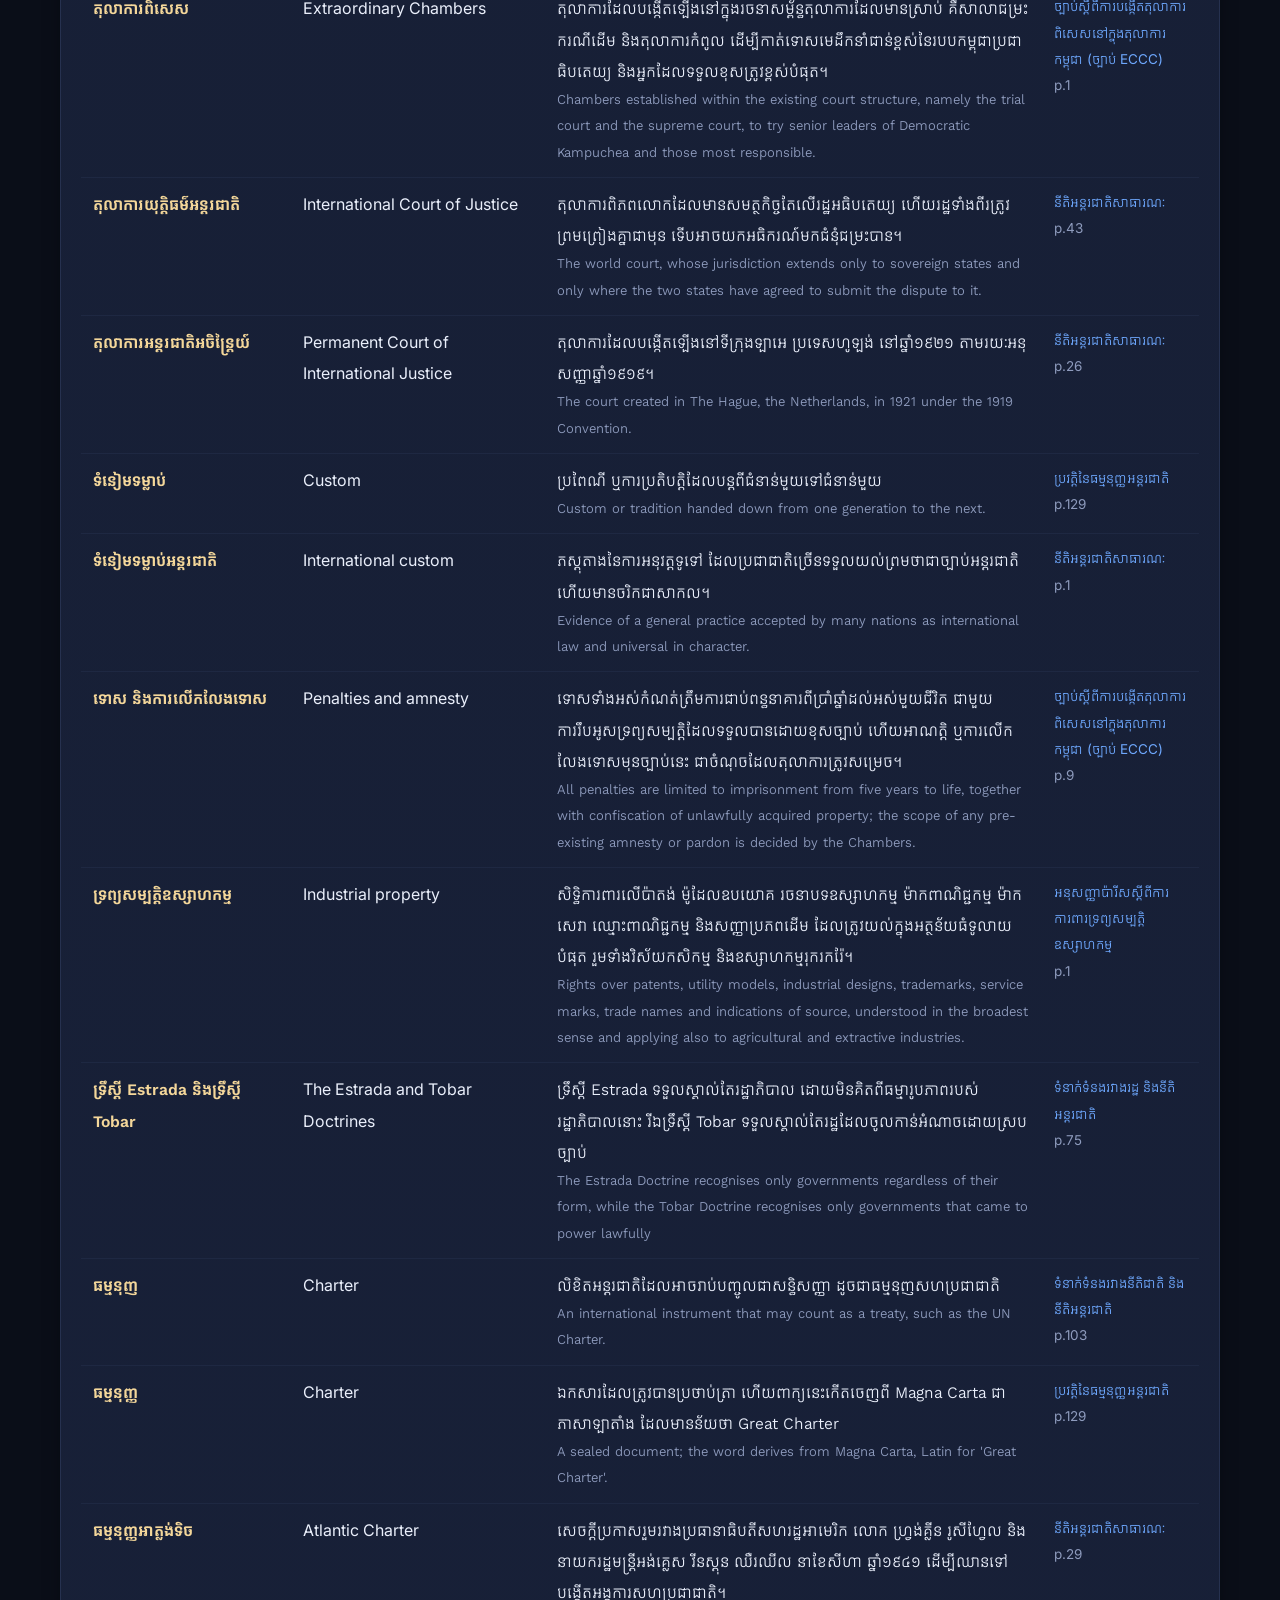
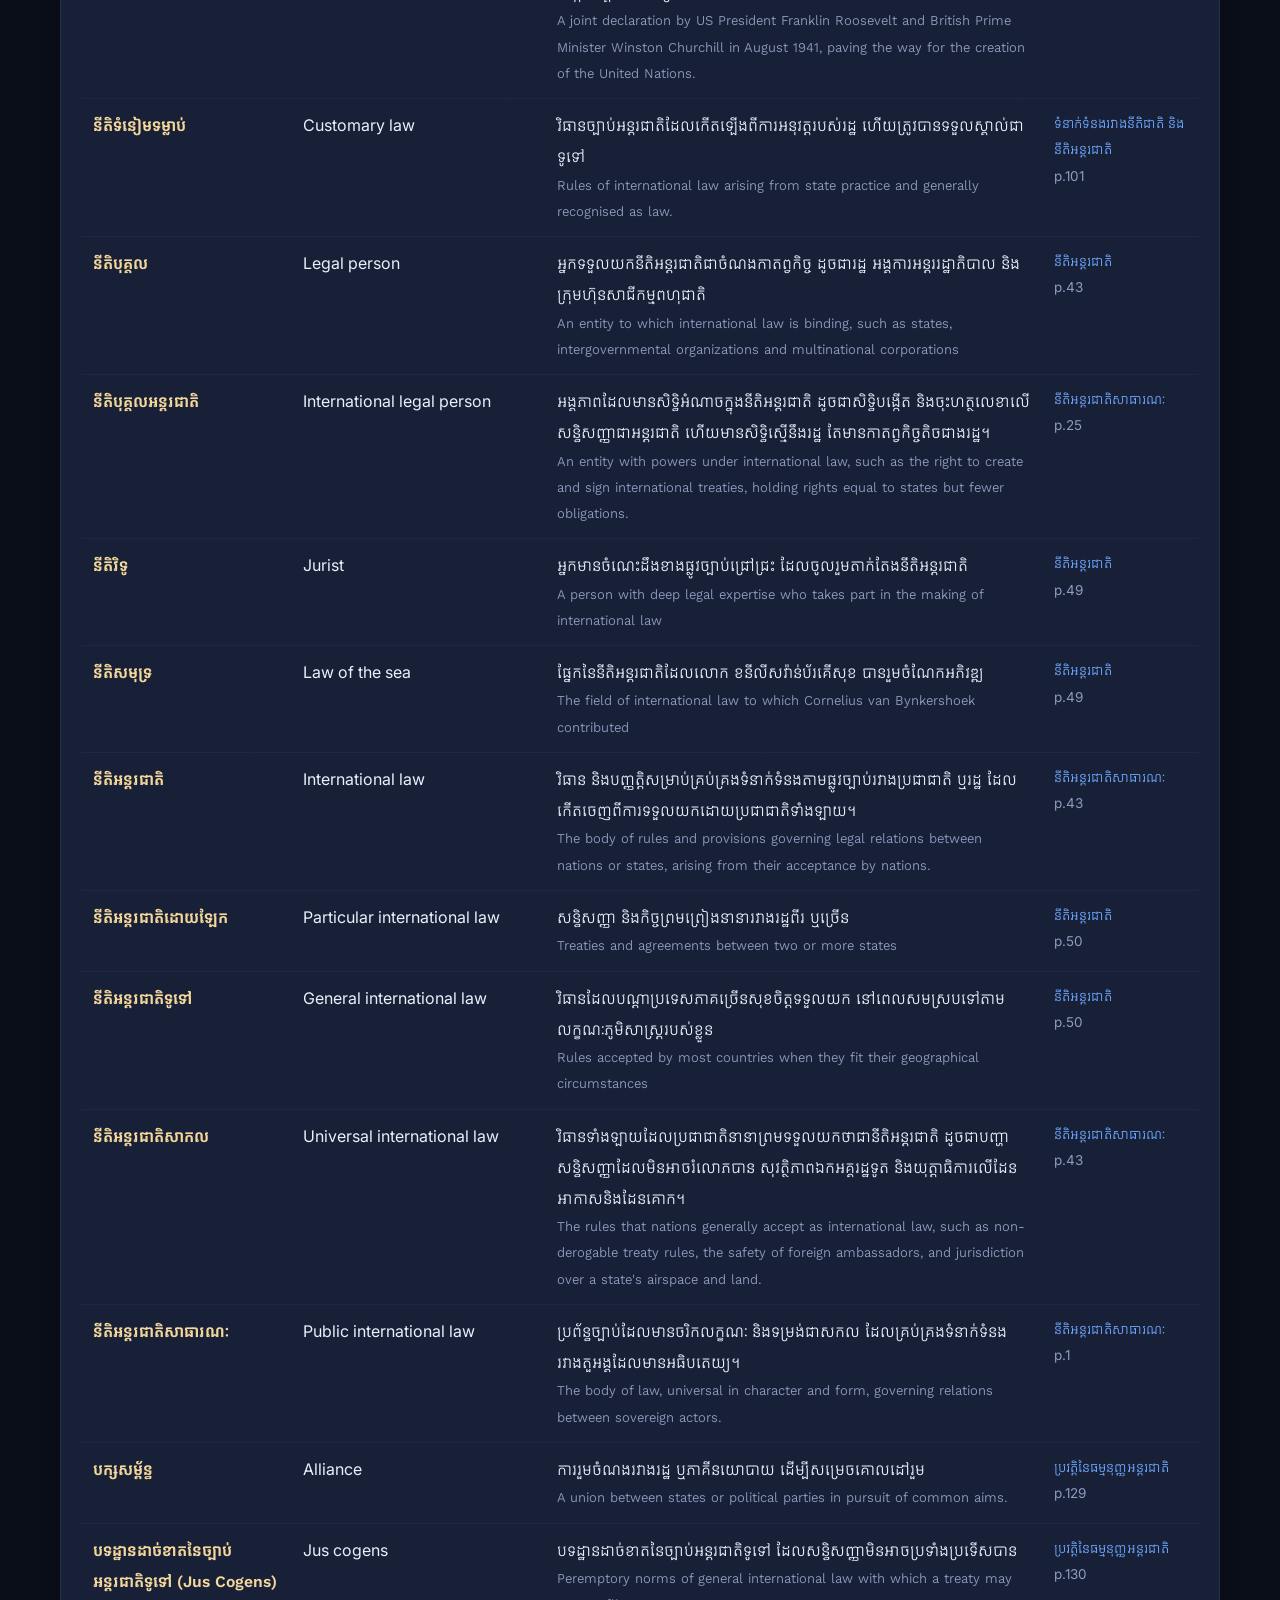
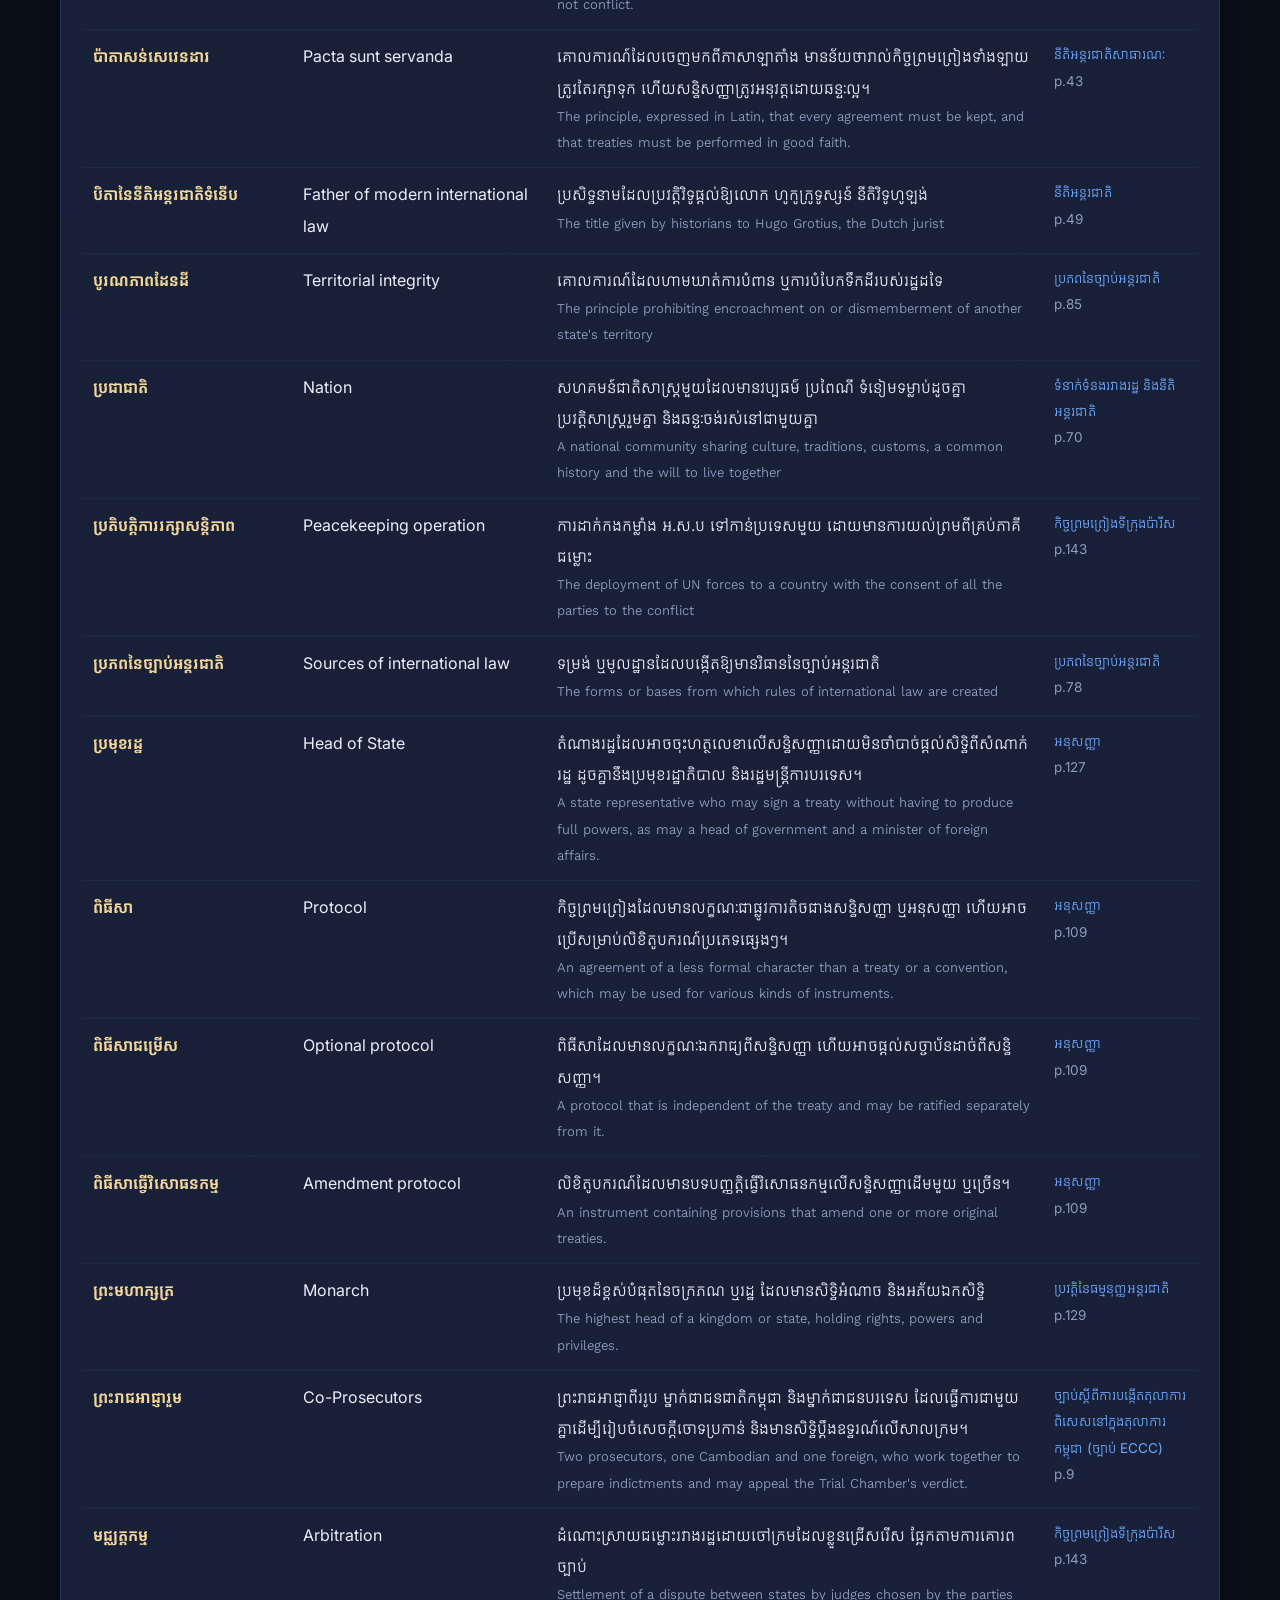
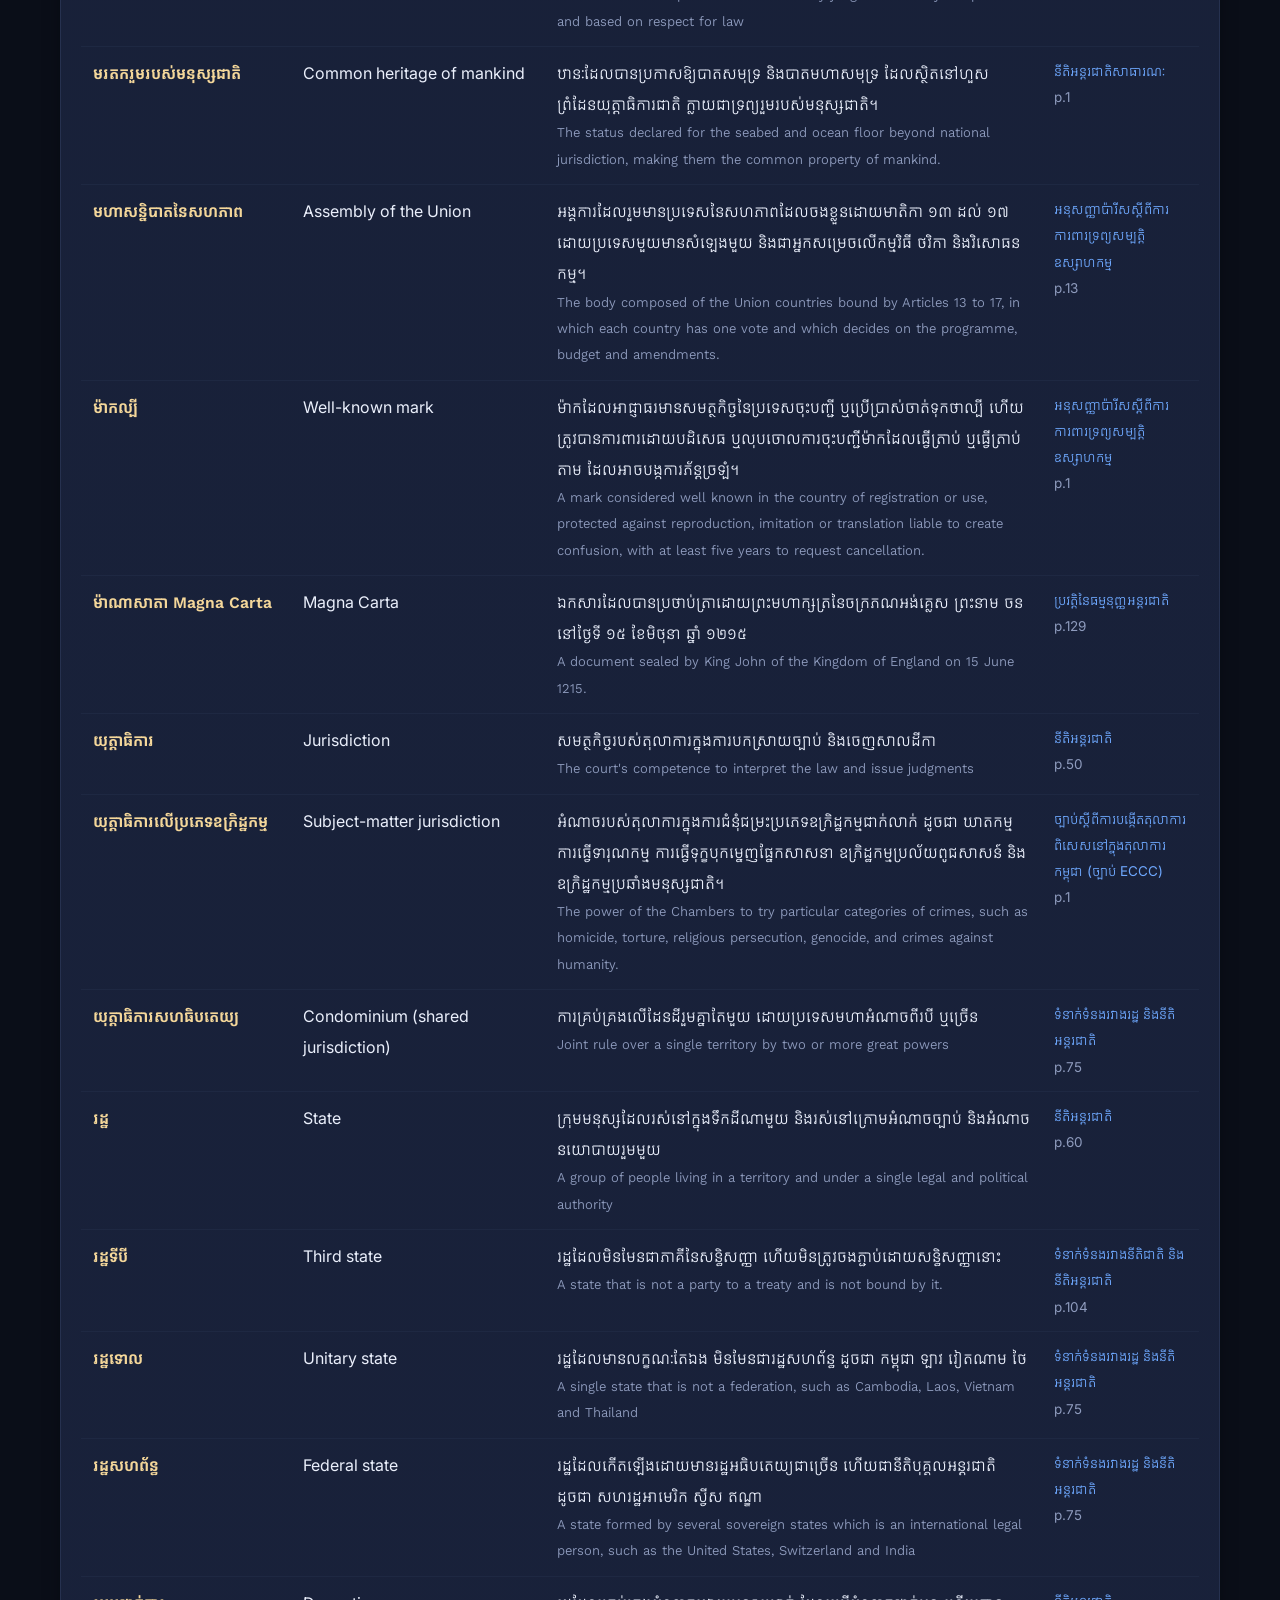
<file: site/glossary.html>
<!DOCTYPE html>
<html lang="km" data-theme="dark">
<head>
<meta charset="utf-8">
<meta name="viewport" content="width=device-width, initial-scale=1">
<title>វាក្យសព្ទ · Glossary — International Public Law Study Hub</title>
<link rel="preconnect" href="https://fonts.googleapis.com">
<link rel="preconnect" href="https://fonts.gstatic.com" crossorigin>
<link href="https://fonts.googleapis.com/css2?family=Kantumruy+Pro:wght@400;500;700&family=Inter:wght@400;500;600&family=Fraunces:opsz,wght@9..144,400;9..144,600&display=swap" rel="stylesheet">
<link rel="stylesheet" href="assets/css/style.css">
<link rel="icon" href="data:image/svg+xml,<svg xmlns='http://www.w3.org/2000/svg' viewBox='0 0 100 100'><rect width='100' height='100' rx='20' fill='%23e8b44a'/><text y='72' x='50' text-anchor='middle' font-size='62' font-family='serif'>ច</text></svg>">
</head>
<body>
<header class="topbar" id="topbar"></header>
<main class="wrap">
  <h1 class="km" style="margin-bottom:4px">វាក្យសព្ទច្បាប់ · Legal glossary</h1>
  <p class="muted small km">ពាក្យបច្ចេកទេសទាំងអស់ដែលបានចងក្រងពីមេរៀន — ចុចលើកាត ដើម្បីត្រឡប់មើលនិយមន័យ។</p>
  <div class="kbach" style="margin:14px 0 18px"></div>
  <div class="card">
    <div style="display:flex;gap:12px;flex-wrap:wrap;align-items:center;margin-bottom:14px">
      <input class="search" id="gloss-search" style="flex:1 1 260px" autocomplete="off">
      <select class="search" id="gloss-chapter" style="flex:0 1 220px"></select>
      <button class="btn sm" id="mode-table">តារាង</button>
      <button class="btn sm" id="mode-flash">កាតសិក្សា</button>
      <span class="pill" id="gloss-count"></span>
    </div>
    <div id="gloss-host"></div>
  </div>
</main>
<footer class="footer" id="footer"></footer>
<script src="assets/js/core.js"></script>
<script src="assets/js/search.js"></script>
<script src="data/corpus.js"></script>
<script src="data/lessons.js"></script>
<script src="assets/js/data.js"></script>
<script src="assets/js/glossary.js"></script>
<script>
  document.addEventListener('DOMContentLoaded', function () {
    const t = window.IPL.t;
    document.getElementById('mode-table').textContent = t('gloss.listmode');
    document.getElementById('mode-flash').textContent = t('gloss.flashmode');
  });
</script>
</body>
</html>
</file>
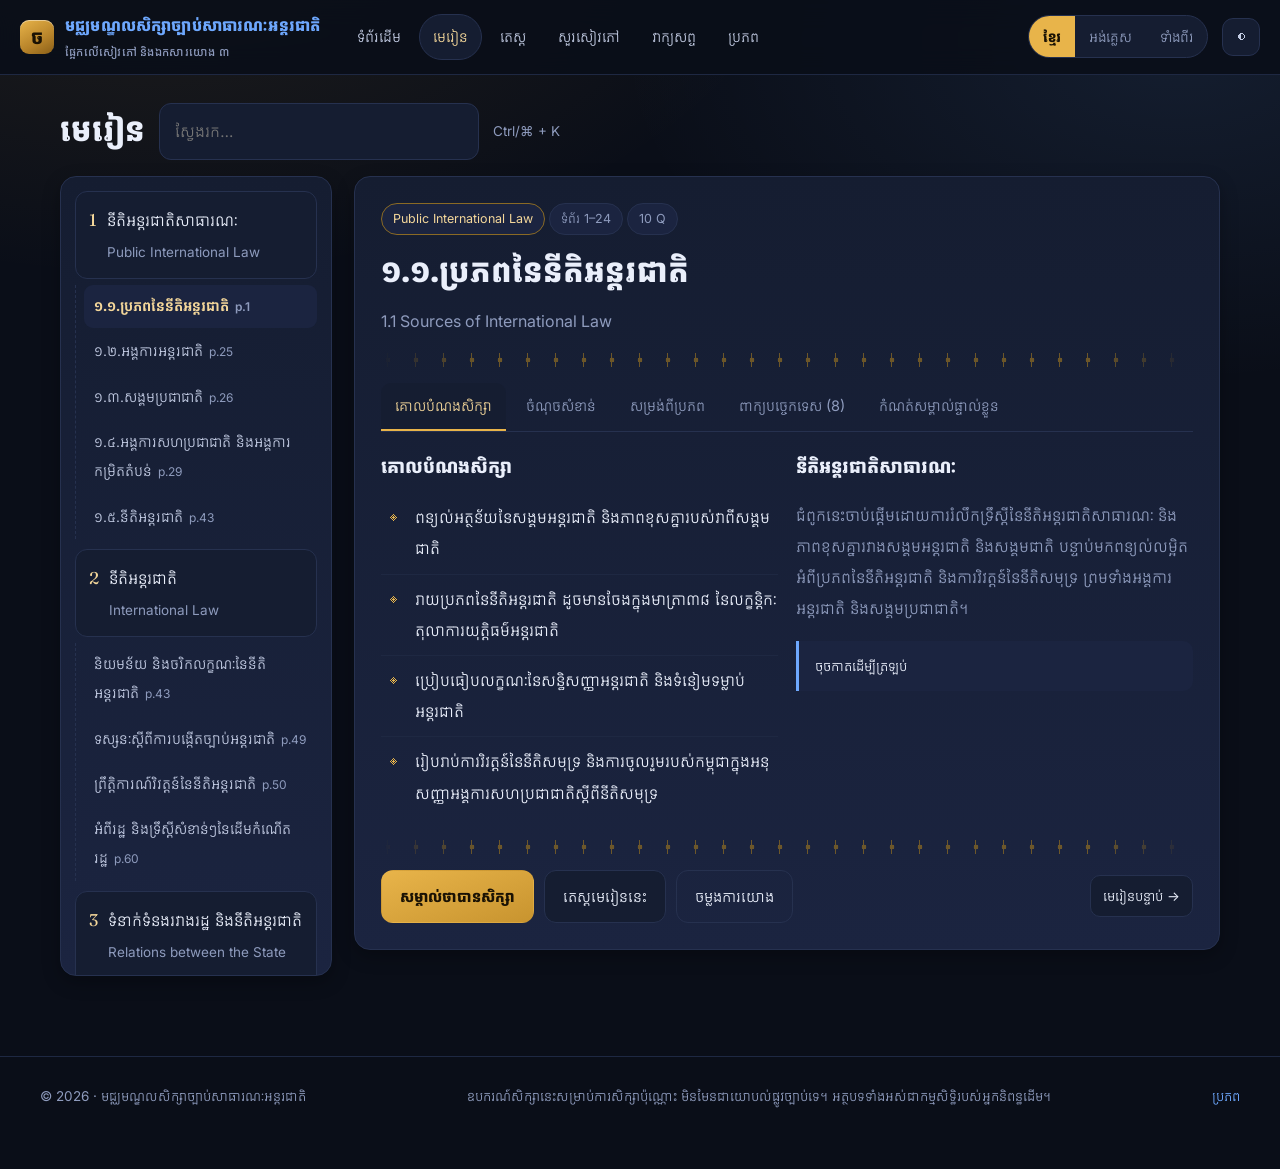
<file: site/learn.html>
<!DOCTYPE html>
<html lang="km" data-theme="dark">
<head>
<meta charset="utf-8">
<meta name="viewport" content="width=device-width, initial-scale=1">
<title>មេរៀន · Lessons — International Public Law Study Hub</title>
<link rel="preconnect" href="https://fonts.googleapis.com">
<link rel="preconnect" href="https://fonts.gstatic.com" crossorigin>
<link href="https://fonts.googleapis.com/css2?family=Kantumruy+Pro:wght@400;500;700&family=Inter:wght@400;500;600&family=Fraunces:opsz,wght@9..144,400;9..144,600&display=swap" rel="stylesheet">
<link rel="stylesheet" href="assets/css/style.css">
<link rel="icon" href="data:image/svg+xml,<svg xmlns='http://www.w3.org/2000/svg' viewBox='0 0 100 100'><rect width='100' height='100' rx='20' fill='%23e8b44a'/><text y='72' x='50' text-anchor='middle' font-size='62' font-family='serif'>ច</text></svg>">
</head>
<body>
<header class="topbar" id="topbar"></header>
<main class="wrap">
  <div style="display:flex;align-items:center;gap:14px;flex-wrap:wrap;margin-bottom:16px">
    <h1 class="km" id="page-title" style="margin:0"></h1>
    <input class="search" id="rail-search" style="max-width:320px" autocomplete="off">
    <span class="small muted">Ctrl/⌘ + K</span>
  </div>
  <div class="learn-layout">
    <aside class="rail card" id="rail" style="padding:14px"></aside>
    <div id="lesson-host"></div>
  </div>
</main>
<footer class="footer" id="footer"></footer>
<script src="assets/js/core.js"></script>
<script src="assets/js/search.js"></script>
<script src="data/corpus.js"></script>
<script src="data/lessons.js"></script>
<script src="assets/js/data.js"></script>
<script src="assets/js/learn.js"></script>
<script>
  document.addEventListener('DOMContentLoaded', function () {
    document.getElementById('page-title').textContent = window.IPL.t('learn.title');
  });
</script>
</body>
</html>
</file>
<file: docs/assets/css/style.css>
/* ==========================================================================
   RoboCL — Public International Law Study Hub
   Design system + components.  Dark first, light supported, mobile first.
   Palette follows the logo: deep navy, sky blue, gold.
   ========================================================================== */

/* ---------------------------------------------------------------- tokens */
/* ---------------------------------------------------------------- fonts
   KhmerOS Battambang, subset to Khmer + Latin + punctuation and shipped as
   woff2/woff (26 KB each instead of 300 KB). Built by tools/build_webfont.py
   from the font the course uses, so the site's Khmer matches the printed
   materials instead of whatever the device happens to have. */
@font-face {
  font-family: 'KhmerOS Battambang';
  /* url() is relative to THIS file (assets/css/), not the page */
  src: url('../fonts/khmeros-battambang.woff2') format('woff2'),
       url('../fonts/khmeros-battambang.woff') format('woff');
  font-weight: 400; font-style: normal; font-display: swap;
}
@font-face {
  font-family: 'KhmerOS Battambang';
  src: url('../fonts/khmeros-battambang-bold.woff2') format('woff2'),
       url('../fonts/khmeros-battambang-bold.woff') format('woff');
  font-weight: 700; font-style: normal; font-display: swap;
}

:root {
  --navy-900: #0b1120;
  --navy-800: #101a2e;
  --navy-700: #16233c;
  --navy-600: #1d2d4b;
  --navy-500: #27395c;
  --sky-400: #6f9bf0;
  --sky-500: #4a7ddb;
  --sky-300: #9dbbf7;
  --gold: #e8b44a;
  --focus: #8fd3ff;
  --focus-halo: rgba(5, 9, 26, .85);
  --gold-soft: #f2d089;
  --ink: #eaf0ff;
  --ink-dim: #a9b7d4;
  --ink-faint: #7f8fb3;

  --bg: var(--navy-900);
  --bg-soft: var(--navy-800);
  --panel: rgba(22, 35, 60, .72);
  --panel-solid: var(--navy-700);
  --border: rgba(122, 152, 210, .22);
  --border-strong: rgba(140, 170, 225, .38);
  --fg: var(--ink);
  --muted: var(--ink-dim);
  --faint: var(--ink-faint);
  --accent: var(--sky-400);
  --accent-ink: #071022;
  /* CTA fill — both ends keep white label text at >= 4.5:1 */
  --grad: linear-gradient(135deg, #3d6fd1, #2f5fb8);
  --ok: #4ec9a0;
  --bad: #ef6a7b;
  --warn: var(--gold);
  --radius: 16px;
  --radius-sm: 10px;
  --radius-lg: 26px;
  --shadow: 0 18px 50px -22px rgba(4, 10, 24, .85);
  --shadow-sm: 0 8px 22px -14px rgba(4, 10, 24, .8);
  --font: "Inter", -apple-system, BlinkMacSystemFont, "Segoe UI", system-ui, sans-serif;
  --font-km: "KhmerOS Battambang", "Noto Sans Khmer", "Khmer OS Siemreap", "Khmer OS", "Leelawadee UI", "Nirmala UI", var(--font);
  --font-mono: ui-monospace, "SF Mono", "Cascadia Mono", Menlo, monospace;
  --speed: .22s;
  --ease: cubic-bezier(.22, .68, .28, 1);
  --maxw: 1180px;
}

[data-theme="light"] {
  --bg: #f6f8fd;
  --bg-soft: #eef3fc;
  --panel: rgba(255, 255, 255, .86);
  --panel-solid: #ffffff;
  --border: rgba(28, 54, 104, .14);
  --border-strong: rgba(28, 54, 104, .26);
  --fg: #0e1729;
  --muted: #4a5a79;
  /* AA-checked against --bg #f6f8fd: faint 5.33, link 5.73, ok 5.00, bad 5.50 */
  --faint: #5a6784;
  --accent: #2f5fb8;
  --accent-ink: #ffffff;
  --ok: #137a59;
  --bad: #b8324a;
  --grad: linear-gradient(135deg, #3d6fd1, #2f5fb8);
  --shadow: 0 18px 44px -24px rgba(20, 40, 90, .38);
  --shadow-sm: 0 8px 20px -14px rgba(20, 40, 90, .32);
}

* { box-sizing: border-box; }
html { -webkit-text-size-adjust: 100%; }
body {
  margin: 0; background: var(--bg); color: var(--fg);
  font: 16px/1.62 var(--font);
  min-height: 100vh; min-height: 100dvh;
  overflow-x: hidden;
  -webkit-font-smoothing: antialiased;
}
body[data-lang="km"] { font-family: var(--font-km); line-height: 1.85; }
/* language visibility — works before core.js runs (html[data-bootlang]) and after (body[data-lang]) */
html[data-bootlang="km"] .en-only, body[data-lang="km"] .en-only { display: none !important; }
html[data-bootlang="en"] .km-only, body[data-lang="en"] .km-only { display: none !important; }
img { max-width: 100%; height: auto; display: block; }
a { color: var(--accent); text-decoration: none; }
a:hover { text-decoration: underline; }
/* one obvious focus ring for every interactive control — keyboard users must
   always be able to see where they are */
:focus-visible { outline: 2px solid var(--accent); outline-offset: 2px; }
.flip:focus-visible, .gloss-row:focus-visible { outline: 2px solid var(--accent); outline-offset: -2px; }
h1, h2, h3, h4 { line-height: 1.25; margin: 0 0 .5em; font-weight: 700; letter-spacing: -.01em; }
h1 { font-size: clamp(1.7rem, 4.2vw, 2.9rem); }
h2 { font-size: clamp(1.35rem, 3vw, 2rem); }
h3 { font-size: clamp(1.1rem, 2.2vw, 1.35rem); }
p { margin: 0 0 1em; }
small, .small { font-size: .84rem; }
.muted { color: var(--muted); }
.faint { color: var(--faint); }
.center { text-align: center; }
.nowrap { white-space: nowrap; }
.wrap { width: 100%; max-width: var(--maxw); margin: 0 auto; padding: 0 clamp(14px, 3vw, 28px); }
.row { display: flex; gap: 12px; align-items: center; flex-wrap: wrap; }
.spacer { flex: 1; }
hr { border: 0; border-top: 1px solid var(--border); margin: 22px 0; }

/* ---------------------------------------------------------------- motion */
@keyframes fadeUp { from { opacity: 0; transform: translateY(14px); } to { opacity: 1; transform: none; } }
@keyframes fadeIn { from { opacity: 0; } to { opacity: 1; } }
@keyframes popIn { 0% { opacity: 0; transform: scale(.94); } 100% { opacity: 1; transform: scale(1); } }
@keyframes float { 0%, 100% { transform: translateY(0); } 50% { transform: translateY(-9px); } }
@keyframes pulse { 0%, 100% { opacity: 1; transform: scale(1); } 50% { opacity: .55; transform: scale(1.06); } }
@keyframes shimmer { 0% { background-position: -220% 0; } 100% { background-position: 220% 0; } }
@keyframes aurora { 0%, 100% { transform: translate3d(-4%, -2%, 0) scale(1.05); } 50% { transform: translate3d(4%, 3%, 0) scale(1.14); } }
@keyframes spin { to { transform: rotate(360deg); } }
@keyframes blink { 0%, 100% { opacity: 1; } 50% { opacity: .15; } }
@keyframes barGrow { from { transform: scaleX(0); } to { transform: scaleX(1); } }
@keyframes dotWave { 0%, 60%, 100% { transform: translateY(0); opacity: .45; } 30% { transform: translateY(-4px); opacity: 1; } }
@keyframes ringPulse { 0% { box-shadow: 0 0 0 0 rgba(111, 155, 240, .45); } 100% { box-shadow: 0 0 0 16px rgba(111, 155, 240, 0); } }

.anim-in { animation: fadeUp .46s var(--ease) both; }
.anim-pop { animation: popIn .3s var(--ease) both; }
.reveal { opacity: 0; transform: translateY(18px); transition: opacity .5s var(--ease), transform .5s var(--ease); }
.reveal.shown { opacity: 1; transform: none; }
.stagger > * { animation: fadeUp .5s var(--ease) both; animation-delay: calc(var(--i, 0) * 55ms); }

@media (prefers-reduced-motion: reduce) {
  *, *::before, *::after { animation-duration: .001ms !important; animation-iteration-count: 1 !important; transition-duration: .001ms !important; }
  .reveal { opacity: 1; transform: none; }
}
/* no JavaScript: never leave the visitor staring at a spinner over empty space */
html:not([data-js]) #splash { display: none; }
html:not([data-js]) .reveal { opacity: 1; transform: none; }

/* ---------------------------------------------------------------- splash */
#splash {
  position: fixed; inset: 0; z-index: 400; display: grid; place-items: center;
  background: radial-gradient(120% 120% at 50% 0%, var(--navy-700), var(--navy-900) 70%);
  transition: opacity .28s ease, visibility .28s;
}
#splash.hide { opacity: 0; visibility: hidden; }
#splash .slogo { position: relative; display: grid; place-items: center; }
#splash img { width: 84px; height: 84px; animation: float 2.1s ease-in-out infinite; position: relative; z-index: 1; }
#splash .ring { position: absolute; width: 140px; height: 140px; border-radius: 50%; border: 2px solid rgba(111,155,240,.26); border-top-color: var(--accent); animation: spin .75s linear infinite; }
#splash .lbl { margin-top: 16px; color: var(--ink-dim); font-size: .9rem; letter-spacing: .04em; }

/* ---------------------------------------------------------------- buttons */
.btn, button.btn {
  display: inline-flex; align-items: center; justify-content: center; gap: 8px;
  padding: 11px 18px; min-height: 44px;
  border-radius: 999px; border: 1px solid var(--border-strong);
  background: var(--panel); color: var(--fg);
  font: inherit; font-weight: 600; cursor: pointer; text-decoration: none;
  transition: transform var(--speed) var(--ease), box-shadow var(--speed) var(--ease), background var(--speed), border-color var(--speed);
}
.btn:hover { transform: translateY(-2px); box-shadow: var(--shadow-sm); text-decoration: none; }
.btn:active { transform: translateY(0) scale(.985); }
.btn.primary {
  background: var(--grad);
  color: #fff; border-color: transparent; box-shadow: 0 12px 30px -14px rgba(74, 125, 219, .9);
}
.btn.gold { background: linear-gradient(135deg, var(--gold-soft), var(--gold)); color: #241a04; border-color: transparent; }
.btn.ghost { background: transparent; }
.btn.sm { padding: 10px 15px; min-height: 44px; font-size: .88rem; }
.btn.block { width: 100%; }
.btn[disabled] { opacity: .5; pointer-events: none; }
.icon-btn {
  display: inline-grid; place-items: center; width: 44px; min-width: 44px; height: 44px; padding: 0;
  flex: none; /* WCAG 2.5.8: a flex row must not squeeze this below 24x24 */
  border-radius: 12px; border: 1px solid var(--border); background: var(--panel); color: var(--fg);
  cursor: pointer; font-size: 1.05rem; transition: background var(--speed), transform var(--speed) var(--ease);
}
.icon-btn:hover { background: var(--panel-solid); transform: translateY(-1px); }

/* ---------------------------------------------------------------- forms */
input, textarea, select, .input {
  width: 100%; padding: 12px 14px; color: var(--fg);
  background: var(--panel-solid); border: 1px solid var(--border); border-radius: var(--radius-sm);
  font: inherit; font-size: 16px; /* under 16px makes iOS Safari zoom the page on focus */
  transition: border-color var(--speed), box-shadow var(--speed);
}
input:focus, textarea:focus, select:focus { outline: 0; border-color: var(--accent); box-shadow: 0 0 0 3px rgba(111,155,240,.18); }

/* --------------------------------------------------- focus & skip-to-content
   WCAG 2.2: 2.4.7 Focus Visible, 1.4.11 Non-text Contrast (the ring needs 3:1
   against what is behind it), 2.4.1 Bypass Blocks (the skip link below).
   The two-colour ring survives both the dark cards and the accent gradient. */
:where(a, button, summary, [tabindex], .option, .qset > summary):focus-visible {
  outline: 2px solid var(--focus);
  outline-offset: 2px;
  box-shadow: 0 0 0 4px var(--focus-halo);
}
input:focus-visible, textarea:focus-visible, select:focus-visible {
  outline: 2px solid var(--focus);
  outline-offset: 2px;
  border-color: var(--accent);
  box-shadow: 0 0 0 4px var(--focus-halo);
}
.skip-link {
  position: absolute; left: 10px; top: -80px; z-index: 9999;
  padding: 12px 18px; border-radius: 0 0 14px 14px;
  background: var(--panel-solid); color: var(--fg);
  border: 2px solid var(--focus); text-decoration: none; font-weight: 700;
  transition: top .18s var(--ease);
}
.skip-link:focus { top: 0; }
.card-h { font-size: 1.02rem; margin: 0 0 12px; }
label { display: block; font-size: .86rem; color: var(--muted); margin: 0 0 6px; font-weight: 600; }
.field { margin-bottom: 14px; }
.field .hint { font-size: .78rem; color: var(--faint); margin-top: 5px; }
.field .err { font-size: .8rem; color: var(--bad); margin-top: 5px; min-height: 0; }
.check { display: flex; gap: 9px; align-items: center; font-size: .88rem; color: var(--muted); }
.check input { width: 18px; height: 18px; }

/* ---------------------------------------------------------------- surfaces */
.card {
  background: var(--panel); border: 1px solid var(--border); border-radius: var(--radius);
  padding: clamp(15px, 2.4vw, 22px); backdrop-filter: blur(9px);
  transition: transform var(--speed) var(--ease), border-color var(--speed), box-shadow var(--speed);
}
.card.hoverable:hover { transform: translateY(-3px); border-color: var(--border-strong); box-shadow: var(--shadow); }
.grid { display: grid; gap: clamp(12px, 2vw, 18px); }
.g2 { grid-template-columns: repeat(auto-fit, minmax(260px, 1fr)); }
.g3 { grid-template-columns: repeat(auto-fit, minmax(224px, 1fr)); }
.g4 { grid-template-columns: repeat(auto-fit, minmax(168px, 1fr)); }
.pill {
  display: inline-flex; align-items: center; gap: 6px; padding: 3px 10px; border-radius: 999px;
  background: rgba(111,155,240,.14); color: var(--sky-300); border: 1px solid rgba(111,155,240,.24);
  font-size: .76rem; font-weight: 600; white-space: nowrap;
}
[data-theme="light"] .pill { color: var(--sky-500); }
.pill.gold { background: rgba(232,180,74,.15); color: var(--gold-soft); border-color: rgba(232,180,74,.3); }
[data-theme="light"] .pill.gold { color: #8a6410; }
.pill.ok { background: rgba(78,201,160,.15); color: var(--ok); border-color: rgba(78,201,160,.3); }
.badge-num {
  display: inline-grid; place-items: center; min-width: 26px; height: 26px; padding: 0 7px;
  border-radius: 8px; background: rgba(111,155,240,.16); color: var(--sky-300); font-size: .78rem; font-weight: 700;
}
[data-theme="light"] .badge-num { color: var(--sky-500); }
.quote {
  border-left: 3px solid var(--accent); background: rgba(111,155,240,.07);
  padding: 12px 15px; border-radius: 0 var(--radius-sm) var(--radius-sm) 0; margin: 0 0 10px;
  font-size: .95rem;
}
.quote .src { display: block; margin-top: 8px; font-size: .78rem; color: var(--faint); }
.cite {
  display: inline-flex; align-items: center; gap: 6px; padding: 8px 12px; margin: 3px 5px 3px 0; min-height: 36px;
  border-radius: 999px; border: 1px solid var(--border-strong); background: var(--panel-solid);
  color: var(--fg); font-size: .78rem; font-weight: 600; cursor: pointer;
  transition: transform var(--speed) var(--ease), background var(--speed);
}
.cite:hover { transform: translateY(-1px); background: rgba(111,155,240,.14); text-decoration: none; }
.cite-list { display: flex; flex-wrap: wrap; margin: 8px 0 4px; }
table.tbl { width: 100%; border-collapse: collapse; font-size: .92rem; }
table.tbl th, table.tbl td { text-align: left; padding: 10px 12px; border-bottom: 1px solid var(--border); vertical-align: top; }
table.tbl th { color: var(--muted); font-size: .8rem; text-transform: uppercase; letter-spacing: .05em; }
table.tbl tr:hover td { background: rgba(111,155,240,.06); }
.scroll-x { overflow-x: auto; -webkit-overflow-scrolling: touch; }
.skel { background: linear-gradient(90deg, rgba(140,170,225,.08) 25%, rgba(140,170,225,.2) 37%, rgba(140,170,225,.08) 63%); background-size: 220% 100%; animation: shimmer 1.1s linear infinite; border-radius: 8px; color: transparent; }

/* ---------------------------------------------------------------- shell */
#splash + .shell, .shell { display: flex; flex-direction: column; min-height: 100dvh; }
.topbar {
  position: sticky; top: 0; z-index: 60;
  display: flex; align-items: center; gap: 12px;
  padding: 10px clamp(12px, 2.5vw, 24px);
  background: color-mix(in srgb, var(--bg) 84%, transparent);
  backdrop-filter: blur(14px) saturate(140%);
  border-bottom: 1px solid var(--border);
}
.brand { display: flex; align-items: center; gap: 10px; color: var(--fg); font-weight: 700; text-decoration: none; min-width: 0; }
.brand:hover { text-decoration: none; }
.brand img { width: 38px; height: 38px; border-radius: 50%; box-shadow: 0 6px 18px -8px rgba(74,125,219,.9); flex: none; }
.brand .txt { display: flex; flex-direction: column; line-height: 1.15; min-width: 0; }
.brand .txt b { font-size: .98rem; white-space: nowrap; overflow: hidden; text-overflow: ellipsis; }
.brand .txt small { color: var(--faint); font-size: .72rem; }
.topnav { display: flex; gap: 2px; align-items: center; }
.topnav a {
  padding: 9px 13px; border-radius: 10px; color: var(--muted); font-size: .92rem; font-weight: 600;
  text-decoration: none; transition: color var(--speed), background var(--speed);
}
.topnav a:hover { color: var(--fg); background: rgba(111,155,240,.1); text-decoration: none; }
.topnav a.active { color: var(--fg); background: rgba(111,155,240,.16); box-shadow: inset 0 -2px 0 var(--accent); }
.lang-toggle { display: flex; padding: 3px; gap: 3px; border-radius: 999px; background: var(--panel); border: 1px solid var(--border); }
.lang-toggle button {
  border: 0; background: transparent; color: var(--muted); font: inherit; font-weight: 700; font-size: .84rem;
  padding: 7px 13px; min-height: 44px; border-radius: 999px; cursor: pointer; transition: background var(--speed), color var(--speed);
}
.lang-toggle button[aria-pressed="true"] { background: var(--grad); color: #fff; }
.acct { position: relative; }
.acct-btn { display: flex; align-items: center; gap: 8px; padding: 5px 10px 5px 5px; border-radius: 999px; border: 1px solid var(--border); background: var(--panel); cursor: pointer; color: var(--fg); font: inherit; font-weight: 600; font-size: .88rem; }
.acct-btn .av { width: 28px; height: 28px; border-radius: 50%; background: linear-gradient(135deg, var(--sky-400), var(--gold)); display: grid; place-items: center; color: #071022; font-weight: 800; font-size: .82rem; }
.menu {
  position: absolute; right: 0; top: calc(100% + 8px); min-width: 210px; z-index: 70;
  background: var(--panel-solid); border: 1px solid var(--border-strong); border-radius: 14px;
  box-shadow: var(--shadow); padding: 7px; display: none;
}
.menu.open { display: block; animation: popIn .18s var(--ease) both; }
.menu a, .menu button {
  display: flex; align-items: center; gap: 9px; width: 100%; padding: 10px 12px; border: 0; background: transparent;
  color: var(--fg); font: inherit; font-size: .9rem; text-align: left; border-radius: 9px; cursor: pointer; text-decoration: none;
}
.menu a:hover, .menu button:hover { background: rgba(111,155,240,.14); text-decoration: none; }
.menu hr { margin: 6px 4px; }
#nav-burger { display: none; }
#rail-toggle { display: none; }   /* desktop: the lesson rail is always in view */
.drawer-backdrop { position: fixed; inset: 0; background: rgba(4, 10, 24, .6); backdrop-filter: blur(3px); z-index: 90; opacity: 0; visibility: hidden; transition: opacity var(--speed), visibility var(--speed); }
.drawer-backdrop.open { opacity: 1; visibility: visible; }
.drawer {
  position: fixed; inset: 0 auto 0 0; width: min(84vw, 320px); z-index: 91; padding: 18px;
  background: var(--panel-solid); border-right: 1px solid var(--border-strong);
  transform: translateX(-102%); transition: transform .28s var(--ease), visibility .28s; overflow-y: auto;
  visibility: hidden;                     /* closed drawer must not be reachable by Tab */
}
.drawer.open { transform: none; visibility: visible; }
.drawer a { display: block; padding: 13px 14px; border-radius: 12px; color: var(--fg); font-weight: 600; text-decoration: none; }
.drawer a.active, .drawer a:hover { background: rgba(111,155,240,.14); text-decoration: none; }
main { flex: 1; padding: clamp(18px, 3vw, 34px) 0 clamp(40px, 6vw, 70px); }
footer.site {
  border-top: 1px solid var(--border); padding: 22px 0; color: var(--faint); font-size: .84rem;
  background: var(--bg-soft);
}
footer.site .wrap { display: flex; gap: 14px; flex-wrap: wrap; align-items: center; }
footer.site a { color: var(--muted); padding: 4px 2px; display: inline-block; }
.footbrand { display: flex; align-items: center; gap: 9px; }
.footbrand img { width: 26px; height: 26px; border-radius: 50%; }
.made-by { display: inline-flex; align-items: center; gap: 7px; padding: 5px 12px; border-radius: 999px; border: 1px solid var(--border); background: var(--panel); color: var(--muted); }
.made-by b { color: var(--fg); }
.made-by .spark { color: var(--gold); animation: pulse 2.4s ease-in-out infinite; }

.page-head { margin-bottom: clamp(16px, 2.6vw, 26px); }
.page-head h1 { margin-bottom: 6px; }
.page-head .sub { color: var(--muted); max-width: 62ch; }
.crumb { display: flex; align-items: center; gap: 8px; color: var(--faint); font-size: .82rem; margin-bottom: 9px; }

/* ---------------------------------------------------------------- landing */
.hero { position: relative; overflow: hidden; padding: clamp(28px, 6vw, 74px) 0 clamp(24px, 5vw, 54px); }
.hero::before, .hero::after {
  content: ""; position: absolute; border-radius: 50%; filter: blur(70px); z-index: 0; pointer-events: none;
}
.hero::before { width: 48vw; height: 48vw; max-width: 620px; max-height: 620px; background: rgba(74,125,219,.34); top: -18%; left: -10%; animation: aurora 17s ease-in-out infinite; }
.hero::after { width: 42vw; height: 42vw; max-width: 560px; max-height: 560px; background: rgba(232,180,74,.2); bottom: -24%; right: -8%; animation: aurora 21s ease-in-out infinite reverse; }
.hero .wrap { position: relative; z-index: 1; }
.hero-grid { display: grid; grid-template-columns: 1.15fr .85fr; gap: clamp(18px, 4vw, 46px); align-items: center; }
.hero-logo { position: relative; display: grid; place-items: center; }
.hero-logo img { width: min(74%, 320px); animation: float 5.5s ease-in-out infinite; filter: drop-shadow(0 22px 40px rgba(8, 18, 40, .55)); }
.hero-logo::after { content: ""; position: absolute; inset: 6% 12%; border-radius: 50%; animation: ringPulse 2.6s ease-out infinite; z-index: -1; }

/* hero product preview — shows a first-time visitor what the app actually does */
.hero-demo { position: relative; display: grid; place-items: center; min-height: 300px; }
.demo-card {
  position: relative; z-index: 1; width: min(100%, 420px); padding: 16px 18px;
  border-radius: var(--radius-lg); border: 1px solid var(--border-strong);
  background: var(--panel-solid); box-shadow: var(--shadow);
}
.demo-top { display: flex; align-items: center; gap: 9px; padding-bottom: 10px; border-bottom: 1px solid var(--border); }
.demo-top img { width: 28px; height: 28px; border-radius: 50%; }
.demo-live { width: 9px; height: 9px; border-radius: 50%; background: var(--ok); animation: livePulse 2.2s ease-out infinite; }
@keyframes livePulse { 0% { box-shadow: 0 0 0 0 rgba(78, 201, 160, .55); } 100% { box-shadow: 0 0 0 12px rgba(78, 201, 160, 0); } }
.demo-q { display: flex; gap: 9px; align-items: flex-start; margin: 14px 0 10px; font-weight: 600; }
.demo-q .qmark { display: grid; place-items: center; width: 22px; height: 22px; border-radius: 50%; background: var(--grad); color: #fff; font-size: .74rem; flex: none; }
.demo-think { display: flex; align-items: center; gap: 8px; margin-bottom: 10px; }
.demo-spin { width: 12px; height: 12px; border-radius: 50%; border: 2px solid var(--border-strong); border-top-color: var(--accent); animation: spin .8s linear infinite; }
.demo-a { min-height: 66px; line-height: 1.72; font-size: .95rem; }
.demo-caret { display: inline-block; width: 2px; height: 1em; background: var(--accent); vertical-align: text-bottom; margin-left: 2px; animation: blink 1s step-end infinite; }
.demo-cite { margin-top: 10px; color: var(--muted); font-size: .84rem; opacity: 0; transform: translateY(6px); transition: opacity .35s var(--ease), transform .35s var(--ease); }
.demo-cite.show { opacity: 1; transform: none; }
.demo-logo {
  position: absolute; right: -4%; bottom: -6%; width: min(42%, 190px); z-index: 0;
  animation: float 6s ease-in-out infinite; pointer-events: none;
  filter: drop-shadow(0 18px 30px rgba(8, 18, 40, .5));
}

/* quick-start cards: the first three things a new user should try */
.quick-card { position: relative; display: block; text-decoration: none; }
.quick-card:hover { transform: translateY(-3px); text-decoration: none; }
.quick-card .qn { position: absolute; top: 10px; right: 14px; font-size: 1.6rem; font-weight: 800; color: var(--border-strong); }
.quick-card .ico { font-size: 1.55rem; margin-bottom: 6px; }
.quick-card h3 { margin: 0 0 6px; }
.quick-card p { color: var(--muted); font-size: .92rem; margin: 0 0 10px; }
.quick-card .qgo { display: inline-flex; align-items: center; gap: 6px; font-weight: 700; color: var(--accent); transition: gap var(--speed) var(--ease); }
.quick-card:hover .qgo { gap: 11px; }
.hero h1 { margin-bottom: 12px; }
.hero h1 .grad { background: linear-gradient(100deg, var(--sky-300), var(--gold-soft) 70%); -webkit-background-clip: text; background-clip: text; color: transparent; }
.hero .lede { font-size: clamp(1rem, 1.6vw, 1.14rem); color: var(--muted); max-width: 54ch; }
.hero-cta { display: flex; gap: 12px; flex-wrap: wrap; margin-top: 20px; }
.hero-note { margin-top: 13px; font-size: .84rem; color: var(--faint); }
.stat-row { display: grid; grid-template-columns: repeat(auto-fit, minmax(104px, 1fr)); gap: 12px; margin-top: clamp(22px, 4vw, 38px); }
.stat-tile { text-align: center; padding: 14px 8px; border-radius: var(--radius); border: 1px solid var(--border); background: var(--panel); }
.stat-tile b { display: block; font-size: clamp(1.4rem, 3.4vw, 2rem); color: var(--fg); font-variant-numeric: tabular-nums; }
.stat-tile span { font-size: .78rem; color: var(--faint); }
.sec { padding: clamp(26px, 5vw, 58px) 0; }
.sec-head { max-width: 64ch; margin-bottom: clamp(16px, 3vw, 28px); }
.sec-head .eyebrow { display: inline-flex; align-items: center; gap: 7px; font-size: .78rem; font-weight: 700; letter-spacing: .1em; text-transform: uppercase; color: var(--accent); margin-bottom: 9px; }
.feature { position: relative; overflow: hidden; }
.feature .ico {
  width: 46px; height: 46px; border-radius: 14px; display: grid; place-items: center; font-size: 1.3rem; margin-bottom: 12px;
  background: linear-gradient(135deg, rgba(111,155,240,.24), rgba(232,180,74,.16)); border: 1px solid var(--border);
}
.feature h3 { margin-bottom: 6px; }
.feature p { color: var(--muted); font-size: .93rem; margin: 0; }
.steps { counter-reset: step; display: grid; gap: 14px; }
.step { display: flex; gap: 14px; align-items: flex-start; }
.step .n {
  counter-increment: step; flex: none; width: 38px; height: 38px; border-radius: 50%;
  display: grid; place-items: center; font-weight: 800; color: var(--accent-ink);
  background: linear-gradient(135deg, var(--sky-300), var(--sky-500)); font-size: .95rem;
}
.step .n::before { content: counter(step); }
.step h4 { margin: 6px 0 3px; }
.step p { margin: 0; color: var(--muted); font-size: .93rem; }
.marquee { overflow: hidden; mask-image: linear-gradient(90deg, transparent, #000 7%, #000 93%, transparent); padding: 14px 0; border-top: 1px solid var(--border); border-bottom: 1px solid var(--border); }
.marquee-track { display: flex; gap: 26px; width: max-content; animation: slide 34s linear infinite; }
.marquee .chip { white-space: nowrap; color: var(--muted); font-size: .88rem; display: flex; gap: 8px; align-items: center; }
@keyframes slide { to { transform: translateX(-50%); } }
.cta-band {
  border-radius: var(--radius-lg); padding: clamp(24px, 4vw, 46px); text-align: center;
  background: linear-gradient(135deg, rgba(74,125,219,.24), rgba(232,180,74,.16));
  border: 1px solid var(--border-strong); position: relative; overflow: hidden;
}
.cta-band h2 { margin-bottom: 8px; }
.cta-band .row { justify-content: center; margin-top: 18px; }
.faq details { border: 1px solid var(--border); border-radius: var(--radius-sm); padding: 12px 15px; margin-bottom: 10px; background: var(--panel); }
.faq summary { cursor: pointer; font-weight: 600; }
.faq details[open] summary { color: var(--accent); }
.faq p { margin: 9px 0 0; color: var(--muted); font-size: .93rem; }

/* ---------------------------------------------------------------- auth */
.auth-wrap { display: grid; grid-template-columns: 1.05fr .95fr; gap: clamp(20px, 4vw, 54px); align-items: center; min-height: calc(100dvh - 220px); }
.auth-side { text-align: center; }
.auth-side img { width: min(58%, 250px); margin: 0 auto 18px; animation: float 6s ease-in-out infinite; }
.auth-side ul { list-style: none; padding: 0; margin: 18px 0 0; text-align: left; display: grid; gap: 10px; }
.auth-side li { display: flex; gap: 10px; align-items: flex-start; color: var(--muted); font-size: .93rem; }
.auth-side li .tick { color: var(--ok); flex: none; font-weight: 800; }
.auth-card { max-width: 460px; width: 100%; margin: 0 auto; }
.tabs { display: flex; gap: 4px; padding: 4px; border-radius: 999px; background: var(--bg-soft); border: 1px solid var(--border); margin-bottom: 20px; }
.tabs button {
  flex: 1; padding: 10px; min-height: 42px; border: 0; border-radius: 999px; background: transparent;
  color: var(--muted); font: inherit; font-weight: 700; cursor: pointer; transition: background var(--speed), color var(--speed);
}
.tabs button[aria-selected="true"] { background: var(--grad); color: #fff; }
.pw-wrap { position: relative; }
.pw-wrap .eye { position: absolute; right: 8px; top: 50%; transform: translateY(-50%); }
.strength { height: 5px; border-radius: 999px; background: var(--border); overflow: hidden; margin-top: 8px; }
.strength i { display: block; height: 100%; width: 0; background: var(--bad); transition: width .3s var(--ease), background .3s; }
.auth-alt { text-align: center; margin-top: 16px; font-size: .9rem; color: var(--muted); }
.notice { display: flex; gap: 10px; padding: 12px 14px; border-radius: var(--radius-sm); font-size: .87rem; border: 1px solid var(--border); background: var(--panel); margin-bottom: 14px; }
.notice.ok { border-color: rgba(78,201,160,.4); background: rgba(78,201,160,.1); }
.notice.warn { border-color: rgba(232,180,74,.4); background: rgba(232,180,74,.1); }
.notice.bad { border-color: rgba(239,106,123,.4); background: rgba(239,106,123,.1); }

/* ---------------------------------------------------------------- dashboard */
.tile { display: flex; gap: 14px; align-items: center; }
.tile .av { width: 46px; height: 46px; border-radius: 14px; display: grid; place-items: center; font-size: 1.25rem; background: linear-gradient(135deg, rgba(111,155,240,.24), rgba(232,180,74,.16)); border: 1px solid var(--border); flex: none; }
.tile b { display: block; font-size: 1.5rem; font-variant-numeric: tabular-nums; }
.tile span { font-size: .8rem; color: var(--faint); }
.progress-ring { --p: 0; width: 92px; height: 92px; border-radius: 50%; display: grid; place-items: center; flex: none;
  background: conic-gradient(var(--accent) calc(var(--p) * 1%), rgba(140,170,225,.16) 0); }
.progress-ring i { width: 74px; height: 74px; border-radius: 50%; background: var(--panel-solid); display: grid; place-items: center; font-style: normal; font-weight: 800; }
.chapter-card { display: flex; gap: 13px; align-items: flex-start; }
.chapter-card .n { flex: none; width: 40px; height: 40px; border-radius: 12px; display: grid; place-items: center; font-weight: 800; background: rgba(111,155,240,.16); color: var(--sky-300); }
[data-theme="light"] .chapter-card .n { color: var(--sky-500); }
.chapter-card h3 { margin: 0 0 4px; font-size: 1rem; }
.chapter-card .meta { font-size: .8rem; color: var(--faint); }
.lesson-strip { display: flex; gap: 7px; flex-wrap: wrap; margin-top: 10px; }
.lesson-dot { width: 11px; height: 11px; border-radius: 50%; background: rgba(140,170,225,.26); }
.lesson-dot.done { background: var(--ok); }
.lesson-dot.part { background: var(--gold); }
.continue { display: flex; gap: 16px; align-items: center; flex-wrap: wrap; }
.continue .thumb { width: 62px; height: 78px; border-radius: 10px; object-fit: cover; border: 1px solid var(--border); }

/* ---------------------------------------------------------------- learn */
.learn-shell { display: grid; grid-template-columns: minmax(250px, 300px) 1fr; gap: clamp(14px, 2.4vw, 26px); align-items: start; }
.rail { position: sticky; top: 78px; max-height: calc(100dvh - 100px); overflow-y: auto; padding-right: 4px; }
.rail .ch { margin-bottom: 8px; border: 1px solid var(--border); border-radius: var(--radius-sm); overflow: hidden; background: var(--panel); }
.rail .ch > button { width: 100%; display: flex; gap: 10px; align-items: center; padding: 12px; border: 0; background: transparent; color: var(--fg); font: inherit; font-weight: 700; cursor: pointer; text-align: left; font-size: .92rem; }
.rail .ch > button:hover { background: rgba(111,155,240,.1); }
.rail .ch .n { flex: none; width: 26px; height: 26px; border-radius: 8px; display: grid; place-items: center; font-size: .78rem; background: rgba(111,155,240,.16); color: var(--sky-300); }
/* one line per chapter: long titles used to wrap and make the rail a wall of text */
.rail .ch .ct { min-width: 0; white-space: nowrap; overflow: hidden; text-overflow: ellipsis; }
.rail .ls { display: none; padding: 2px 8px 8px; }
.rail .ch.open .ls { display: block; animation: fadeIn .2s ease both; }
.rail .ls a { display: flex; gap: 9px; align-items: flex-start; padding: 9px 10px; border-radius: 9px; color: var(--muted); font-size: .88rem; text-decoration: none; }
.rail .ls a:hover { background: rgba(111,155,240,.1); color: var(--fg); text-decoration: none; }
.rail .ls a.active { background: rgba(111,155,240,.16); color: var(--fg); font-weight: 600; }
.rail .ls a .dot { width: 8px; height: 8px; border-radius: 50%; margin-top: 8px; background: rgba(140,170,225,.3); flex: none; }
.rail .ls a.done .dot { background: var(--ok); }
.lesson-body { max-width: 860px; }
.lesson-head { display: flex; gap: 14px; align-items: flex-start; flex-wrap: wrap; margin-bottom: 18px; }
.lesson-head h1 { margin: 0 0 6px; font-size: clamp(1.4rem, 3vw, 2rem); }
.lesson-block { margin-bottom: clamp(18px, 3vw, 30px); }
/* the "in short" explainer that opens every lesson */
.inshort {
  position: relative; margin: 0 0 22px; padding: 18px 20px 16px;
  border-radius: var(--radius-lg); border: 1px solid var(--border-strong);
  background: linear-gradient(180deg, rgba(61, 111, 209, .1), transparent 72%), var(--panel-solid);
}
.inshort::before { content: ""; position: absolute; left: 0; top: 14px; bottom: 14px; width: 3px; border-radius: 3px; background: var(--grad); }
.inshort-head { display: flex; gap: 11px; align-items: center; margin-bottom: 10px; }
.inshort-head h2 { margin: 0; font-size: 1.06rem; color: var(--accent); text-transform: uppercase; letter-spacing: .08em; }
.inshort-badge { font-size: 1.25rem; }
.inshort-list { margin: 0 0 14px; padding-left: 20px; }
.inshort-list li { margin-bottom: 7px; line-height: 1.72; }
.inshort-list li::marker { color: var(--accent); }
.lesson-block > h2 { font-size: 1.05rem; text-transform: uppercase; letter-spacing: .08em; color: var(--accent); margin-bottom: 12px; }
ul.point-list { list-style: none; padding: 0; margin: 0; display: grid; gap: 10px; }
ul.point-list li { display: flex; gap: 11px; align-items: flex-start; padding: 12px 14px; border-radius: var(--radius-sm); background: var(--panel); border: 1px solid var(--border); font-size: .95rem; }
ul.point-list li::before { content: "◆"; color: var(--gold); flex: none; font-size: .8rem; margin-top: 5px; }
.flip-grid { display: grid; grid-template-columns: repeat(auto-fill, minmax(190px, 1fr)); gap: 12px; }
.flip { perspective: 900px; height: 132px; cursor: pointer; }
.flip .inner { position: relative; width: 100%; height: 100%; transform-style: preserve-3d; transition: transform .55s var(--ease); }
.flip.on .inner { transform: rotateY(180deg); }
.flip .face {
  position: absolute; inset: 0; backface-visibility: hidden; border-radius: var(--radius-sm); padding: 12px;
  border: 1px solid var(--border-strong); background: var(--panel); display: flex; flex-direction: column; justify-content: center; gap: 6px;
  font-size: .9rem; overflow: auto;
}
.flip .back { transform: rotateY(180deg); background: linear-gradient(160deg, rgba(111,155,240,.18), rgba(232,180,74,.12)); font-size: .84rem; }
.flip .face b { font-size: .98rem; }
.notes-area { width: 100%; min-height: 110px; resize: vertical; }
.lesson-nav { display: flex; gap: 10px; justify-content: space-between; margin-top: 26px; flex-wrap: wrap; }

/* ---------------------------------------------------------------- quiz */
.quiz-setup .card { cursor: pointer; }
.q-card { max-width: 780px; margin: 0 auto; }
.q-top { display: flex; align-items: center; gap: 12px; margin-bottom: 14px; flex-wrap: wrap; }
.q-bar { height: 7px; border-radius: 999px; background: rgba(140,170,225,.18); overflow: hidden; margin-bottom: 20px; }
.q-bar i { display: block; height: 100%; background: linear-gradient(90deg, var(--sky-400), var(--gold)); transform-origin: left; animation: barGrow .3s var(--ease) both; }
.q-text { font-size: clamp(1.05rem, 2.1vw, 1.32rem); font-weight: 600; margin-bottom: 18px; line-height: 1.5; }
.options { display: grid; gap: 10px; }
.option {
  display: flex; gap: 12px; align-items: flex-start; width: 100%; text-align: left;
  padding: 14px 16px; border-radius: var(--radius-sm); border: 1px solid var(--border);
  background: var(--panel); color: var(--fg); font: inherit; font-size: .96rem; cursor: pointer;
  transition: transform var(--speed) var(--ease), border-color var(--speed), background var(--speed);
}
.option:hover:not([disabled]) { transform: translateX(3px); border-color: var(--border-strong); }
.option .key { flex: none; width: 26px; height: 26px; border-radius: 8px; display: grid; place-items: center; background: rgba(111,155,240,.16); font-size: .8rem; font-weight: 700; }
.option.correct { border-color: var(--ok); background: rgba(78,201,160,.13); }
.option.correct .key { background: var(--ok); color: #06231a; }
.option.wrong { border-color: var(--bad); background: rgba(239,106,123,.12); }
.option.wrong .key { background: var(--bad); color: #2b060c; }
.option.reveal { border-color: var(--ok); border-style: dashed; }
.option[disabled] { cursor: default; }
.explain { margin-top: 14px; padding: 14px 16px; border-radius: var(--radius-sm); background: rgba(111,155,240,.09); border: 1px solid var(--border); font-size: .93rem; animation: fadeUp .3s var(--ease) both; }
.result-hero { text-align: center; padding: 10px 0 18px; }
.result-score { font-size: clamp(2.6rem, 9vw, 4.4rem); font-weight: 800; line-height: 1; }
.result-ring { width: 138px; height: 138px; margin: 0 auto 14px; border-radius: 50%; display: grid; place-items: center;
  background: conic-gradient(var(--ok) calc(var(--p) * 1%), rgba(140,170,225,.16) 0); animation: popIn .4s var(--ease) both; }
.result-ring i { width: 112px; height: 112px; border-radius: 50%; background: var(--panel-solid); display: grid; place-items: center; font-style: normal; font-weight: 800; font-size: 1.7rem; }

/* ---------------------------------------------------------------- glossary */
.gloss-row { cursor: pointer; }
.gloss-term { font-weight: 700; }
.gloss-def { color: var(--muted); font-size: .9rem; }

/* ---------------------------------------------------------------- library */
.lib-shell { display: grid; grid-template-columns: 292px 1fr; gap: clamp(14px, 2.4vw, 24px); align-items: start; }
.lib-list { position: sticky; top: 78px; display: grid; gap: 10px; }
.lib-src { display: flex; gap: 12px; align-items: flex-start; padding: 13px; border-radius: var(--radius-sm); border: 1px solid var(--border); background: var(--panel); cursor: pointer; text-align: left; color: var(--fg); font: inherit; width: 100%; transition: transform var(--speed) var(--ease), border-color var(--speed); }
.lib-src:hover { transform: translateY(-2px); border-color: var(--border-strong); }
.lib-src.active { border-color: var(--accent); background: rgba(111,155,240,.13); }
.lib-src .ico { flex: none; width: 38px; height: 38px; border-radius: 11px; display: grid; place-items: center; background: linear-gradient(135deg, rgba(111,155,240,.24), rgba(232,180,74,.16)); }
.lib-src b { display: block; font-size: .93rem; margin-bottom: 3px; }
.lib-src span { font-size: .76rem; color: var(--faint); }
.viewer { border: 1px solid var(--border); border-radius: var(--radius); background: var(--panel); overflow: hidden; }
.viewer-bar { display: flex; align-items: center; gap: 10px; padding: 10px 13px; border-bottom: 1px solid var(--border); background: var(--bg-soft); flex-wrap: wrap; }
.viewer-body { padding: clamp(14px, 2.4vw, 24px); min-height: 320px; }
.reader-page { font-size: 1.02rem; line-height: 1.9; max-width: 74ch; white-space: pre-wrap; word-break: break-word; }
.reader-page.km { font-family: var(--font-km); line-height: 2.05; }
.pager { display: flex; align-items: center; gap: 10px; flex-wrap: wrap; }
.pager input[type="range"] { flex: 1; min-width: 130px; accent-color: var(--accent); }
.pdf-frame { width: 100%; height: min(86dvh, 1040px); border: 0; background: #525659; }
body.lib-open .wrap { max-width: min(1600px, 96vw); }
/* page viewer: pager row, display picker, loading veil, fallback card */
.lib-pager { justify-content: space-between; margin-bottom: 14px; gap: 10px; }
.lib-pager .input#goto { width: 132px; min-height: 44px; }
.lib-fit { width: auto; min-height: 44px; padding: 8px 10px; }
.pdf-hold { position: relative; }
.pdf-loading {
  position: absolute; inset: 0 0 auto 0; padding: 14px; text-align: center;
  background: var(--bg-soft); border-bottom: 1px solid var(--border); z-index: 2;
}
.pdf-fallback { text-align: center; padding: clamp(22px, 5vw, 44px) 18px; }
.lib-rights { margin-top: 12px; border-top: 1px solid var(--border); padding-top: 10px; }
.shots { display: grid; grid-template-columns: repeat(auto-fill, minmax(140px, 1fr)); gap: 12px; }
.shot { border: 1px solid var(--border); border-radius: var(--radius-sm); overflow: hidden; cursor: zoom-in; background: var(--panel-solid); transition: transform var(--speed) var(--ease); }
.shot:hover { transform: translateY(-3px) scale(1.01); }
.shot img { width: 100%; aspect-ratio: 3/4; object-fit: cover; object-position: top; }
.shot figcaption { padding: 7px 9px; font-size: .76rem; color: var(--faint); }
.lightbox { position: fixed; inset: 0; z-index: 300; background: rgba(4, 8, 18, .9); display: none; place-items: center; padding: 20px; }
.lightbox.open { display: grid; animation: fadeIn .2s ease both; }
.lightbox img { max-width: 100%; max-height: 90dvh; border-radius: 10px; box-shadow: var(--shadow); }
.lib-tabs { display: flex; gap: 6px; flex-wrap: wrap; }

/* ---------------------------------------------------------------- credits */
.credit-card {
  position: relative; border-radius: var(--radius-lg); padding: clamp(22px, 4vw, 40px); overflow: hidden;
  background: var(--panel); border: 1px solid var(--border-strong); text-align: center;
}
.credit-card::before {
  content: ""; position: absolute; inset: -60% -20% auto; height: 150%;
  background: conic-gradient(from 0deg, transparent, rgba(111,155,240,.34), transparent 40%, rgba(232,180,74,.3), transparent 70%);
  animation: spin 14s linear infinite; z-index: 0;
}
.credit-card > * { position: relative; z-index: 1; }
.credit-name { font-size: clamp(1.6rem, 5vw, 2.6rem); font-weight: 800; background: linear-gradient(100deg, var(--sky-300), var(--gold-soft)); -webkit-background-clip: text; background-clip: text; color: transparent; }
.credit-role { color: var(--muted); margin-bottom: 16px; }
.tech-badges { display: flex; gap: 8px; justify-content: center; flex-wrap: wrap; margin-top: 16px; }
.tech-badge { padding: 6px 12px; border-radius: 999px; border: 1px solid var(--border); background: var(--bg-soft); font-size: .8rem; color: var(--muted); }
.credit-avatar {
  width: 96px; height: 96px; margin: 0 auto 14px; border-radius: 50%; display: grid; place-items: center;
  font-size: 2.2rem; font-weight: 800; color: var(--accent-ink);
  background: linear-gradient(135deg, var(--sky-300), var(--gold)); box-shadow: 0 14px 34px -16px rgba(74,125,219,.9);
  animation: float 5s ease-in-out infinite;
}
.timeline { position: relative; padding-left: 26px; }
.timeline::before { content: ""; position: absolute; left: 8px; top: 6px; bottom: 6px; width: 2px; background: linear-gradient(var(--accent), var(--gold)); opacity: .5; }
.timeline .item { position: relative; margin-bottom: 16px; }
.timeline .item::before { content: ""; position: absolute; left: -22px; top: 7px; width: 10px; height: 10px; border-radius: 50%; background: var(--accent); box-shadow: 0 0 0 3px rgba(111,155,240,.2); }
.timeline .item b { display: block; }
.timeline .item span { font-size: .86rem; color: var(--muted); }

/* ---------------------------------------------------------------- RoboCL chat */
.chat-shell { display: grid; grid-template-columns: 268px 1fr; height: calc(100dvh - 61px); overflow: hidden; }
.chat-side { border-right: 1px solid var(--border); background: var(--bg-soft); display: flex; flex-direction: column; padding: 12px; gap: 10px; overflow: hidden; }
.chat-side .side-top { display: flex; align-items: center; gap: 10px; }
.chat-side img.robo { width: 34px; height: 34px; border-radius: 50%; }
.chat-side .who b { display: block; font-size: .92rem; line-height: 1.2; }
.chat-side .who span { font-size: .72rem; color: var(--faint); }
.chat-list { flex: 1; overflow-y: auto; display: grid; gap: 4px; align-content: start; margin-top: 4px; }
.chat-list button {
  display: flex; gap: 9px; align-items: center; width: 100%; padding: 10px 11px; border: 0; border-radius: 10px;
  background: transparent; color: var(--muted); font: inherit; font-size: .87rem; text-align: left; cursor: pointer;
  overflow: hidden; text-overflow: ellipsis; white-space: nowrap;
}
.chat-list button:hover { background: rgba(111,155,240,.12); color: var(--fg); }
.chat-list button.active { background: rgba(111,155,240,.16); color: var(--fg); font-weight: 600; }
.chat-main { display: flex; flex-direction: column; min-width: 0; overflow: hidden; position: relative; }
.chat-scroll { flex: 1; overflow-y: auto; scroll-behavior: smooth; padding: clamp(14px, 3vw, 30px) clamp(12px, 3vw, 26px) 8px; }
.thread { max-width: 780px; margin: 0 auto; display: grid; gap: clamp(16px, 2.4vw, 26px); }
.msg { display: flex; gap: 12px; animation: fadeUp .32s var(--ease) both; }
.msg .av { flex: none; width: 34px; height: 34px; border-radius: 50%; display: grid; place-items: center; font-weight: 800; font-size: .84rem; }
.msg.bot .av { background: transparent; padding: 0; }
.msg.bot .av img { width: 34px; height: 34px; border-radius: 50%; }
.msg.user { flex-direction: row-reverse; }
.msg.user .av { background: linear-gradient(135deg, var(--sky-400), var(--gold)); color: var(--accent-ink); }
.msg .body { min-width: 0; max-width: 100%; }
.msg.user .body { background: rgba(111,155,240,.14); border: 1px solid var(--border); border-radius: 16px 4px 16px 16px; padding: 11px 15px; }
.msg.bot .body { padding-top: 3px; }
.msg .who-line { font-size: .74rem; color: var(--faint); margin-bottom: 5px; letter-spacing: .05em; text-transform: uppercase; font-weight: 700; }
.msg h4 { margin: 16px 0 8px; font-size: .95rem; color: var(--accent); }
.msg h4:first-child { margin-top: 0; }
.msg p { margin: 0 0 10px; }
.msg ul, .msg ol { margin: 0 0 12px; padding-left: 22px; }
.msg li { margin-bottom: 6px; }
.msg.streaming .body > *:last-child::after { content: "▌"; color: var(--accent); animation: blink 1s step-end infinite; margin-left: 2px; }
.thinking { display: grid; gap: 8px; padding: 12px 14px; border-radius: var(--radius-sm); border: 1px dashed var(--border-strong); background: rgba(111,155,240,.06); }
.thinking .th-head { display: flex; align-items: center; gap: 9px; font-size: .84rem; font-weight: 700; color: var(--muted); }
.thinking .dots { display: inline-flex; gap: 4px; }
.thinking .dots i { width: 5px; height: 5px; border-radius: 50%; background: var(--accent); animation: dotWave 1.1s infinite; }
.thinking .dots i:nth-child(2) { animation-delay: .15s; }
.thinking .dots i:nth-child(3) { animation-delay: .3s; }
.thinking ol { list-style: none; margin: 0; padding: 0; display: grid; gap: 6px; }
.thinking li { display: flex; gap: 9px; align-items: flex-start; font-size: .85rem; color: var(--faint); transition: color var(--speed); }
.thinking li .st { flex: none; width: 16px; text-align: center; }
.thinking li.done { color: var(--muted); }
.thinking li.done .st { color: var(--ok); }
.thinking li.now { color: var(--fg); font-weight: 600; }
.thinking li.now .st { animation: pulse 1s infinite; }
.thinking .bar { height: 4px; border-radius: 999px; background: rgba(140,170,225,.18); overflow: hidden; }
.thinking .bar i { display: block; height: 100%; width: 34%; border-radius: 999px; background: linear-gradient(90deg, transparent, var(--accent), transparent); animation: slide 1.2s linear infinite; }
/* while the steps advance, the bar shows real progress instead of a sweep */
.thinking .bar.stepping i {
  width: 0;
  animation: none;
  background: linear-gradient(90deg, var(--accent), var(--gold, #d9b451));
  transition: width .5s cubic-bezier(.22, 1, .36, 1);
}
/* the longer form of an answer reads a little quieter than the short one */
.wrapanswer .detail { color: var(--muted); line-height: 1.75; }
.answer-actions { display: flex; gap: 7px; flex-wrap: wrap; margin-top: 12px; }
.answer-actions button {
  padding: 10px 14px; min-height: 40px; border-radius: 999px; border: 1px solid var(--border); background: var(--panel);
  color: var(--muted); font: inherit; font-size: .8rem; font-weight: 600; cursor: pointer; transition: transform var(--speed) var(--ease), color var(--speed), border-color var(--speed);
}
.answer-actions button:hover { color: var(--fg); border-color: var(--border-strong); transform: translateY(-1px); }
.composer-wrap { padding: 8px clamp(12px, 3vw, 26px) clamp(10px, 2vw, 18px); background: linear-gradient(transparent, var(--bg) 28%); }
.composer { max-width: 780px; margin: 0 auto; }
.composer-box {
  display: flex; gap: 10px; align-items: flex-end; padding: 10px 12px;
  border-radius: 20px; border: 1px solid var(--border-strong); background: var(--panel-solid); box-shadow: var(--shadow-sm);
  transition: border-color var(--speed), box-shadow var(--speed);
}
.composer-box:focus-within { border-color: var(--accent); box-shadow: 0 0 0 3px rgba(111,155,240,.16); }
.composer textarea { border: 0; background: transparent; box-shadow: none; padding: 8px 4px; max-height: 190px; resize: none; font-size: 1rem; }
.composer textarea:focus { box-shadow: none; }
.composer .send {
  flex: none; width: 44px; height: 44px; border-radius: 50%; border: 0; cursor: pointer;
  background: var(--grad); color: #fff; font-size: 1.05rem;
  display: grid; place-items: center; transition: transform var(--speed) var(--ease), opacity var(--speed);
}
.composer .send:hover { transform: scale(1.06); }
.composer .send[disabled] { opacity: .45; cursor: default; transform: none; }
.composer-hint { display: flex; gap: 12px; align-items: center; flex-wrap: wrap; margin-top: 8px; font-size: .76rem; color: var(--faint); }
.suggest-row { display: flex; gap: 9px; flex-wrap: wrap; margin-bottom: 4px; }
.suggest-row button {
  padding: 12px 16px; min-height: 44px; border-radius: 999px; border: 1px solid var(--border); background: var(--panel);
  color: var(--muted); font: inherit; font-size: .86rem; cursor: pointer; transition: transform var(--speed) var(--ease), color var(--speed);
}
.suggest-row button:hover { color: var(--fg); transform: translateY(-2px); }
.empty-chat { text-align: center; padding: clamp(18px, 5vw, 46px) 0; }
.empty-chat img { width: 108px; margin: 0 auto 14px; animation: float 5s ease-in-out infinite; }
.empty-chat h2 { margin-bottom: 8px; }
.empty-chat p { color: var(--muted); max-width: 52ch; margin: 0 auto 18px; }
.chat-side-toggle { display: none; }

/* ---------------------------------------------------------------- misc */
.toast {
  position: fixed; left: 50%; bottom: 26px; transform: translate(-50%, 22px); z-index: 260;
  background: var(--panel-solid); border: 1px solid var(--border-strong); color: var(--fg);
  padding: 12px 18px; border-radius: 999px; box-shadow: var(--shadow);
  opacity: 0; pointer-events: none; transition: opacity .24s, transform .24s var(--ease); font-size: .9rem;
}
.toast.show { opacity: 1; transform: translate(-50%, 0); }
.modal-backdrop { position: fixed; inset: 0; z-index: 250; background: rgba(4, 10, 24, .68); backdrop-filter: blur(4px); display: none; place-items: center; padding: 18px; }
.modal-backdrop.open { display: grid; animation: fadeIn .18s ease both; }
.modal {
  width: 100%; max-width: 720px; max-height: 86dvh; display: flex; flex-direction: column;
  background: var(--panel-solid); border: 1px solid var(--border-strong); border-radius: var(--radius); box-shadow: var(--shadow);
  animation: popIn .22s var(--ease) both; overflow: hidden;
}
.modal header { display: flex; align-items: center; gap: 10px; padding: 14px 16px; border-bottom: 1px solid var(--border); }
.modal header h3 { margin: 0; font-size: 1rem; }
.modal .body { padding: 16px; overflow-y: auto; }
.modal .foot { padding: 12px 16px; border-top: 1px solid var(--border); display: flex; gap: 10px; justify-content: flex-end; }
#err-bar { position: fixed; left: 0; right: 0; bottom: 0; z-index: 200; background: #5a1d24; color: #ffd9de; padding: 9px 14px; font: 13px/1.4 var(--font-mono); border-top: 1px solid #a33; }
.sr-only { position: absolute; width: 1px; height: 1px; padding: 0; margin: -1px; overflow: hidden; clip: rect(0 0 0 0); white-space: nowrap; border: 0; }
/* skip link — off-screen until it is focused, then fully visible */
.skip-link {
  position: fixed; left: 12px; top: -90px; z-index: 300; white-space: nowrap;
  padding: 10px 16px; border-radius: 10px; background: var(--panel-solid);
  border: 1px solid var(--border-strong); color: var(--fg); font-weight: 700;
  transition: top .2s var(--ease);
  clip: auto; width: auto; height: auto; overflow: visible; margin: 0;
}
.skip-link:focus { top: 12px; }
.cmd-results { margin-top: 14px; display: grid; gap: 4px; max-height: 46dvh; overflow-y: auto; }
.cmd-results a { display: flex; gap: 10px; align-items: center; padding: 10px 12px; border-radius: 10px; color: var(--fg); text-decoration: none; }
.cmd-results a:hover, .cmd-results a.sel { background: rgba(111,155,240,.14); text-decoration: none; }

/* ---------------------------------------------------------------- responsive */
@media (max-width: 1080px) {
  .learn-shell, .lib-shell { grid-template-columns: 1fr; }
  .rail, .lib-list { position: static; max-height: none; }
  .rail .ls { display: block; }
  .chat-shell { grid-template-columns: 232px 1fr; }
}
@media (max-width: 860px) {
  .topnav { display: none; }
  #nav-burger { display: inline-grid; }
  .hero-grid { grid-template-columns: 1fr; }
  .hero-logo { order: -1; }
  .hero-logo img { width: min(56%, 240px); }
  .demo-logo { display: none; }        /* keep the demo card clean on small screens */
  .auth-wrap { grid-template-columns: 1fr; min-height: 0; }
  .auth-side img { width: min(42%, 180px); }
  .chat-shell { grid-template-columns: 1fr; height: calc(100dvh - 61px); }
  .chat-side {
    position: fixed; inset: 0 auto 0 0; width: min(84vw, 300px); z-index: 95;
    transform: translateX(-102%); transition: transform .28s var(--ease), visibility .28s; box-shadow: var(--shadow);
    visibility: hidden;
  }
  .chat-side.open { transform: none; visibility: visible; }
  .chat-side-toggle { display: inline-grid; }
  /* the lesson picker is a real drawer on phones — the toggle used to do nothing */
  #rail-toggle { display: inline-flex; }
  #rail-wrap {
    position: fixed; inset: 0 auto 0 0; width: min(86vw, 320px); z-index: 95; padding: 14px;
    background: var(--panel-solid); border-right: 1px solid var(--border-strong); box-shadow: var(--shadow);
    transform: translateX(-102%); transition: transform .28s var(--ease), visibility .28s;
    overflow-y: auto; visibility: hidden;
  }
  #rail-wrap.open { transform: none; visibility: visible; }
  #rail-wrap .rail { position: static; max-height: none; }
  .chat-scroll { padding-top: 16px; }
}
@media (max-width: 620px) {
  body { font-size: 16px; }                          /* 16px is the readable floor on a phone */
  .stat-row { grid-template-columns: repeat(2, 1fr); }
  .g3, .g4 { grid-template-columns: repeat(auto-fit, minmax(150px, 1fr)); }
  .step { gap: 11px; }
  .lesson-head, .continue { gap: 11px; }
  .flip { height: 148px; }
  .modal { max-width: 100%; max-height: 92dvh; }
  .topbar { padding: 9px 12px; gap: 8px; }
  .brand .txt small { display: none; }
  .brand .txt b { font-size: .9rem; }
  /* the account chip carried the username and pushed the whole header wider
     than a phone screen — keep the avatar, drop the name */
  .acct-btn .nm { display: none; }
  .acct-btn { padding: 4px 6px 4px 4px; }
  .msg { gap: 9px; }
  .msg .av, .msg.bot .av img { width: 28px; height: 28px; }
  .option { padding: 13px 14px; }
  .composer .send { width: 42px; height: 42px; }
}
@media (max-width: 480px) {
  /* logo only: the app name is repeated in the drawer and the footer */
  .brand .txt { display: none; }
}
@media (max-width: 400px) {
  .brand img { width: 32px; height: 32px; }
  .btn { padding: 10px 14px; }
}
@supports (padding: env(safe-area-inset-bottom)) {
  .composer-wrap { padding-bottom: max(12px, env(safe-area-inset-bottom)); }
  footer.site { padding-bottom: max(22px, env(safe-area-inset-bottom)); }
}

/* ---------------------------------------------------------------- print */
@media print {
  .topbar, footer.site, .rail, .chat-side, .composer-wrap, #splash, .answer-actions, .lesson-nav, .btn { display: none !important; }
  body { background: #fff; color: #000; }
  .card, .lesson-body { border: 0; background: #fff; }
  .lesson-shell { display: block; }
}
</file>
<file: site/assets/css/style.css>
/* ==========================================================================
   International Public Law Study Hub — design system
   Khmer/English bilingual study app · vanilla CSS, no dependencies
   ========================================================================== */

/* ---------- tokens ---------- */
:root {
  --bg: #0a0e18;
  --bg-soft: #101728;
  --card: #151d31;
  --card-2: #1b2440;
  --line: #26314f;
  --line-soft: #1e2842;
  --ink: #eaeffb;
  --ink-2: #c3cce4;
  --muted: #8e9bbd;
  --gold: #e8b44a;
  --gold-soft: #f4d79a;
  --gold-dim: #8a6a24;
  --accent: #6ea8fe;
  --accent-2: #8b7bf7;
  --ok: #4cc38a;
  --bad: #f0788a;
  --warn: #f0b45a;
  --radius: 16px;
  --radius-sm: 10px;
  --shadow: 0 18px 50px rgba(0, 0, 0, .45);
  --shadow-sm: 0 6px 18px rgba(0, 0, 0, .28);
  --font-km: "Kantumruy Pro", "Noto Serif Khmer", "Khmer OS", "Khmer OS Siemreap", sans-serif;
  --font-ui: "Inter", "Kantumruy Pro", system-ui, -apple-system, "Segoe UI", sans-serif;
  --font-display: "Fraunces", Georgia, "Times New Roman", serif;
  --maxw: 1200px;
  --rail: 272px;
}

[data-theme="light"] {
  --bg: #f7f4ec;
  --bg-soft: #efeade;
  --card: #ffffff;
  --card-2: #fbf8f1;
  --line: #ded5c2;
  --line-soft: #e8e1d2;
  --ink: #1a2033;
  --ink-2: #333c52;
  --muted: #6b7488;
  --gold: #a2741a;
  --gold-soft: #c69a3d;
  --gold-dim: #d9c48f;
  --accent: #2f5fd0;
  --accent-2: #6355d8;
  --shadow: 0 16px 40px rgba(60, 48, 20, .12);
  --shadow-sm: 0 4px 14px rgba(60, 48, 20, .10);
}

/* ---------- base ---------- */
* { box-sizing: border-box; }
html { scroll-behavior: smooth; }
body {
  margin: 0;
  background:
    radial-gradient(1100px 620px at 12% -8%, rgba(232, 180, 74, .10), transparent 60%),
    radial-gradient(900px 540px at 92% 4%, rgba(110, 168, 254, .10), transparent 62%),
    var(--bg);
  color: var(--ink);
  font-family: var(--font-ui);
  font-size: 16px;
  line-height: 1.6;
  -webkit-font-smoothing: antialiased;
}
body[data-lang="km"] { line-height: 1.95; }
a { color: var(--accent); text-decoration: none; }
a:hover { text-decoration: underline; }
h1, h2, h3, h4 { font-family: var(--font-display); font-weight: 600; line-height: 1.25; margin: 0 0 .5em; }
body[data-lang="km"] h1, body[data-lang="km"] h2, body[data-lang="km"] h3, body[data-lang="km"] h4 { font-family: var(--font-km); font-weight: 700; line-height: 1.7; }
.km { font-family: var(--font-km); }
::selection { background: var(--gold); color: #1a1204; }
:focus-visible { outline: 2px solid var(--gold); outline-offset: 2px; }

/* ---------- kbach ornament divider ---------- */
.kbach {
  height: 14px;
  background-image:
    linear-gradient(90deg, transparent 0 6px, var(--gold-dim) 6px 7px, transparent 7px 14px),
    radial-gradient(circle at 7px 7px, var(--gold-dim) 2.2px, transparent 2.6px);
  background-size: 28px 14px, 28px 14px;
  opacity: .75;
  mask-image: linear-gradient(90deg, transparent, #000 12%, #000 88%, transparent);
}

/* ---------- layout ---------- */
.app { display: grid; grid-template-columns: 1fr; min-height: 100vh; }
.topbar {
  position: sticky; top: 0; z-index: 40;
  display: flex; align-items: center; gap: 14px;
  padding: 10px 20px;
  background: color-mix(in srgb, var(--bg) 88%, transparent);
  backdrop-filter: blur(14px);
  border-bottom: 1px solid var(--line-soft);
}
.brand { display: flex; align-items: center; gap: 11px; font-weight: 700; letter-spacing: .2px; }
.brand .mark {
  width: 34px; height: 34px; border-radius: 9px; flex: 0 0 auto;
  background: linear-gradient(150deg, var(--gold), #b8842a 60%, #8a5f18);
  color: #1a1204; display: grid; place-items: center;
  font-family: var(--font-km); font-size: 19px; font-weight: 700;
  box-shadow: inset 0 1px 0 rgba(255, 255, 255, .45);
}
.brand small { display: block; color: var(--muted); font-weight: 500; font-size: 11.5px; letter-spacing: .3px; }
.topnav { display: flex; gap: 4px; margin-left: 8px; flex-wrap: wrap; }
.topnav a {
  color: var(--ink-2); padding: 8px 13px; border-radius: 999px; font-size: 14.5px;
  border: 1px solid transparent; white-space: nowrap;
}
.topnav a:hover { background: var(--card); color: var(--ink); text-decoration: none; }
.topnav a.active { background: var(--card); border-color: var(--line); color: var(--gold-soft); }
.spacer { flex: 1 1 auto; }

.lang-toggle {
  display: inline-flex; border: 1px solid var(--line); border-radius: 999px;
  overflow: hidden; background: var(--card);
}
.lang-toggle button {
  border: 0; background: transparent; color: var(--muted); padding: 7px 14px;
  font: inherit; font-size: 14px; cursor: pointer; transition: .18s;
}
.lang-toggle button[aria-pressed="true"] { background: var(--gold); color: #1a1204; font-weight: 700; }
.icon-btn {
  border: 1px solid var(--line); background: var(--card); color: var(--ink-2);
  width: 38px; height: 38px; border-radius: 11px; cursor: pointer; font-size: 16px;
  display: grid; place-items: center; transition: .18s;
}
.icon-btn:hover { color: var(--gold-soft); border-color: var(--gold-dim); }

.wrap { max-width: var(--maxw); margin: 0 auto; padding: 28px 20px 80px; }
.wrap.narrow { max-width: 860px; }

/* ---------- buttons ---------- */
.btn {
  display: inline-flex; align-items: center; gap: 8px; justify-content: center;
  border: 1px solid var(--line); background: var(--card); color: var(--ink);
  padding: 11px 18px; border-radius: 12px; font: inherit; font-size: 15px;
  cursor: pointer; transition: .18s; text-decoration: none;
}
.btn:hover { border-color: var(--gold-dim); color: var(--gold-soft); transform: translateY(-1px); text-decoration: none; }
.btn.primary { background: linear-gradient(160deg, var(--gold), #c8942f); border-color: transparent; color: #1a1204; font-weight: 700; }
.btn.primary:hover { filter: brightness(1.07); color: #1a1204; }
.btn.ghost { background: transparent; }
.btn.sm { padding: 7px 12px; font-size: 13.5px; border-radius: 10px; }
.btn:disabled { opacity: .5; cursor: not-allowed; transform: none; }

/* ---------- cards / surfaces ---------- */
.card {
  background: linear-gradient(180deg, var(--card), var(--card-2));
  border: 1px solid var(--line); border-radius: var(--radius);
  padding: 20px; box-shadow: var(--shadow-sm);
}
.card.pad-lg { padding: 26px; }
.grid { display: grid; gap: 18px; }
.grid.cols-2 { grid-template-columns: repeat(auto-fit, minmax(320px, 1fr)); }
.grid.cols-3 { grid-template-columns: repeat(auto-fit, minmax(240px, 1fr)); }
.grid.cols-4 { grid-template-columns: repeat(auto-fit, minmax(180px, 1fr)); }
.pill {
  display: inline-flex; align-items: center; gap: 6px;
  border: 1px solid var(--line); border-radius: 999px; padding: 3px 11px;
  font-size: 12.5px; color: var(--muted); background: var(--card-2);
}
.pill.gold { color: var(--gold-soft); border-color: var(--gold-dim); }
.pill.ok { color: var(--ok); }
.pill.bad { color: var(--bad); }
.muted { color: var(--muted); }
.small { font-size: 13.5px; }
.mono { font-family: ui-monospace, "SFMono-Regular", Consolas, monospace; font-size: 13px; }

/* ---------- hero ---------- */
.hero { display: grid; grid-template-columns: 1.25fr .9fr; gap: 34px; align-items: center; padding: 26px 0 10px; }
.hero h1 { font-size: clamp(30px, 4.4vw, 52px); margin-bottom: 12px; }
.hero h1 .gold { color: var(--gold-soft); }
.hero p.lead { font-size: 17.5px; color: var(--ink-2); max-width: 56ch; }
.cover-shell {
  position: relative; border-radius: 18px; overflow: hidden;
  border: 1px solid var(--line); box-shadow: var(--shadow);
  transform: perspective(1200px) rotateY(-8deg) rotateX(2deg);
  transition: transform .5s;
}
.cover-shell:hover { transform: perspective(1200px) rotateY(-3deg); }
.cover-shell img { display: block; width: 100%; height: auto; }
.cover-shell::after {
  content: ""; position: absolute; inset: 0;
  background: linear-gradient(200deg, rgba(255, 255, 255, .14), transparent 42%, rgba(0, 0, 0, .35));
  pointer-events: none;
}
@media (max-width: 860px) { .hero { grid-template-columns: 1fr; } .cover-shell { transform: none; max-width: 380px; } }

/* ---------- stat strip ---------- */
.stats { display: grid; grid-template-columns: repeat(auto-fit, minmax(140px, 1fr)); gap: 14px; margin: 26px 0; }
.stat { background: var(--card); border: 1px solid var(--line); border-radius: var(--radius-sm); padding: 15px 16px; }
.stat b { display: block; font-family: var(--font-display); font-size: 26px; color: var(--gold-soft); line-height: 1.1; }
.stat span { font-size: 13px; color: var(--muted); }

/* ---------- mode cards ---------- */
.mode-card { position: relative; overflow: hidden; transition: .22s; }
.mode-card:hover { transform: translateY(-3px); border-color: var(--gold-dim); }
.mode-card .glyph { font-size: 26px; }
.mode-card h3 { margin: 10px 0 6px; font-size: 20px; }
.mode-card p { color: var(--muted); margin: 0 0 14px; font-size: 14.5px; }
.mode-card .glow {
  position: absolute; inset: auto -30% -60% auto; width: 220px; height: 220px;
  background: radial-gradient(circle, rgba(232, 180, 74, .18), transparent 65%);
  pointer-events: none;
}

/* ---------- lesson browser ---------- */
.learn-layout { display: grid; grid-template-columns: var(--rail) 1fr; gap: 22px; align-items: start; }
@media (max-width: 980px) { .learn-layout { grid-template-columns: 1fr; } }
.rail { position: sticky; top: 76px; max-height: calc(100vh - 100px); overflow: auto; padding-right: 4px; }
.rail::-webkit-scrollbar { width: 8px; }
.rail::-webkit-scrollbar-thumb { background: var(--line); border-radius: 8px; }
.chapter-group { margin-bottom: 10px; }
.chapter-btn {
  width: 100%; text-align: left; background: var(--card); border: 1px solid var(--line);
  color: var(--ink); border-radius: 12px; padding: 11px 13px; cursor: pointer; font: inherit;
  display: flex; gap: 10px; align-items: baseline; transition: .16s;
}
.chapter-btn:hover { border-color: var(--gold-dim); }
.chapter-btn.active { border-color: var(--gold); background: color-mix(in srgb, var(--gold) 10%, var(--card)); }
.chapter-btn .num { color: var(--gold-soft); font-family: var(--font-display); font-size: 17px; }
.lesson-list { list-style: none; margin: 6px 0 0; padding: 0 0 0 8px; border-left: 1px dashed var(--line); }
.lesson-list li { margin: 2px 0; }
.lesson-link {
  display: block; width: 100%; text-align: left; background: transparent; border: 0;
  color: var(--ink-2); font: inherit; font-size: 14.5px; padding: 7px 10px; border-radius: 9px;
  cursor: pointer;
}
.lesson-link:hover { background: var(--card); color: var(--ink); }
.lesson-link.active { background: var(--card-2); color: var(--gold-soft); font-weight: 600; }
.lesson-link .pg { color: var(--muted); font-size: 12px; margin-left: 6px; }
.done-dot { color: var(--ok); margin-right: 6px; }

/* ---------- lesson view ---------- */
.tabs { display: flex; gap: 6px; border-bottom: 1px solid var(--line); margin: 4px 0 20px; flex-wrap: wrap; }
.tab {
  border: 0; background: transparent; color: var(--muted); font: inherit; font-size: 14.5px;
  padding: 9px 14px; border-radius: 10px 10px 0 0; cursor: pointer; border-bottom: 2px solid transparent;
}
.tab:hover { color: var(--ink); }
.tab.active { color: var(--gold-soft); border-bottom-color: var(--gold); background: var(--card); }
.tab-panel { display: none; }
.tab-panel.active { display: block; animation: fade .25s ease; }
@keyframes fade { from { opacity: 0; transform: translateY(4px); } to { opacity: 1; transform: none; } }

.objective-list, .point-list { list-style: none; padding: 0; margin: 0; }
.objective-list li, .point-list li {
  position: relative; padding: 9px 0 9px 34px; border-bottom: 1px solid var(--line-soft);
}
.objective-list li:last-child, .point-list li:last-child { border-bottom: 0; }
.objective-list li::before {
  content: "◈"; position: absolute; left: 8px; top: 9px; color: var(--gold);
}
.point-list li::before { content: "▸"; position: absolute; left: 10px; top: 9px; color: var(--accent); }

.quote {
  border-left: 3px solid var(--gold); background: var(--card-2);
  padding: 13px 16px; border-radius: 0 var(--radius-sm) var(--radius-sm) 0; margin: 0 0 14px;
  font-family: var(--font-km); font-size: 15.5px;
}
.quote .src { display: block; font-family: var(--font-ui); font-size: 12.5px; color: var(--muted); margin-top: 8px; }
.quote .en { font-family: var(--font-ui); color: var(--ink-2); font-size: 14.5px; margin-top: 8px; display: block; }

.term-grid { display: grid; grid-template-columns: repeat(auto-fit, minmax(240px, 1fr)); gap: 14px; }
.flip { perspective: 1000px; height: 168px; cursor: pointer; }
.flip-inner { position: relative; width: 100%; height: 100%; transition: transform .6s; transform-style: preserve-3d; }
.flip.flipped .flip-inner { transform: rotateY(180deg); }
.flip-face {
  position: absolute; inset: 0; backface-visibility: hidden; border-radius: var(--radius-sm);
  border: 1px solid var(--line); background: var(--card); padding: 14px; overflow: auto;
  display: flex; flex-direction: column; justify-content: center; gap: 6px;
}
.flip-back { transform: rotateY(180deg); background: var(--card-2); }
.flip-face .tkm { font-family: var(--font-km); font-weight: 700; font-size: 18px; color: var(--gold-soft); }
.flip-face .ten { color: var(--ink); font-weight: 600; }

/* ---------- quiz ---------- */
.quiz-head { display: flex; align-items: center; gap: 12px; flex-wrap: wrap; margin-bottom: 14px; }
.progress { flex: 1 1 200px; height: 8px; border-radius: 999px; background: var(--line-soft); overflow: hidden; }
.progress > i { display: block; height: 100%; background: linear-gradient(90deg, var(--gold), var(--accent)); transition: width .3s; }
.q-text { font-size: 19px; margin: 6px 0 16px; font-family: var(--font-km); }
.q-text .len { display: block; font-family: var(--font-ui); font-size: 14.5px; color: var(--muted); margin-top: 6px; }
.options { display: grid; gap: 10px; }
.option {
  text-align: left; border: 1px solid var(--line); background: var(--card); color: var(--ink);
  border-radius: 12px; padding: 13px 16px; cursor: pointer; font: inherit; font-family: var(--font-km);
  display: flex; gap: 11px; align-items: flex-start; transition: .16s;
}
.option:hover { border-color: var(--gold-dim); }
.option .key {
  flex: 0 0 auto; width: 25px; height: 25px; border-radius: 7px; display: grid; place-items: center;
  border: 1px solid var(--line); color: var(--muted); font-family: var(--font-ui); font-size: 13px;
}
.option.correct { border-color: var(--ok); background: color-mix(in srgb, var(--ok) 12%, var(--card)); }
.option.wrong { border-color: var(--bad); background: color-mix(in srgb, var(--bad) 12%, var(--card)); }
.option.reveal { border-color: var(--ok); border-style: dashed; }
.option[disabled] { cursor: default; }
.explain {
  margin-top: 16px; border: 1px solid var(--line); border-radius: var(--radius-sm);
  background: var(--card-2); padding: 14px 16px; font-family: var(--font-km);
}
.explain .en { display: block; font-family: var(--font-ui); color: var(--ink-2); margin-top: 7px; font-size: 14.5px; }
.score-ring { width: 132px; height: 132px; border-radius: 50%; display: grid; place-items: center; margin: 0 auto; }
.score-ring b { font-family: var(--font-display); font-size: 34px; }
.review-row { display: flex; gap: 10px; padding: 10px 0; border-bottom: 1px solid var(--line-soft); align-items: flex-start; }

/* ---------- chat ---------- */
.chat-shell { display: grid; grid-template-columns: 1fr var(--rail); gap: 20px; align-items: start; }
@media (max-width: 980px) { .chat-shell { grid-template-columns: 1fr; } }
.chat-log { display: flex; flex-direction: column; gap: 16px; min-height: 300px; padding: 6px 0 10px; }
.msg { display: flex; gap: 12px; }
.msg .avatar {
  flex: 0 0 auto; width: 34px; height: 34px; border-radius: 10px; display: grid; place-items: center;
  background: linear-gradient(150deg, var(--gold), #b8842a); color: #1a1204; font-weight: 700; font-family: var(--font-km);
}
.msg.user .avatar { background: linear-gradient(150deg, var(--accent), var(--accent-2)); color: #04122b; }
.bubble {
  background: var(--card); border: 1px solid var(--line); border-radius: 14px; padding: 14px 16px;
  max-width: 76ch; font-family: var(--font-km);
}
.msg.user .bubble { background: var(--card-2); }
.bubble .en { display: block; font-family: var(--font-ui); color: var(--ink-2); margin-top: 8px; font-size: 14.5px; }
.bubble h4 { margin: 0 0 8px; font-size: 15px; color: var(--gold-soft); font-family: var(--font-ui); }
.cite-list { display: flex; flex-wrap: wrap; gap: 8px; margin-top: 12px; }
.cite {
  border: 1px solid var(--gold-dim); background: color-mix(in srgb, var(--gold) 8%, var(--card-2));
  color: var(--gold-soft); border-radius: 9px; padding: 5px 10px; font-size: 12.5px; cursor: pointer;
  font-family: var(--font-ui);
}
.cite:hover { background: color-mix(in srgb, var(--gold) 16%, var(--card-2)); }
.chat-input { display: flex; gap: 10px; align-items: flex-end; position: sticky; bottom: 12px; }
.chat-input textarea {
  flex: 1 1 auto; min-height: 54px; max-height: 180px; resize: vertical;
  background: var(--card); color: var(--ink); border: 1px solid var(--line); border-radius: 13px;
  padding: 13px 15px; font: inherit; font-family: var(--font-km);
}
.suggest { display: flex; flex-wrap: wrap; gap: 8px; margin: 10px 0 4px; }
.suggest button {
  border: 1px dashed var(--line); background: transparent; color: var(--ink-2); border-radius: 999px;
  padding: 6px 13px; font: inherit; font-size: 13.5px; cursor: pointer; font-family: var(--font-km);
}
.suggest button:hover { border-color: var(--gold-dim); color: var(--gold-soft); }
.typing i { display: inline-block; width: 6px; height: 6px; margin-right: 3px; border-radius: 50%; background: var(--muted); animation: blink 1.2s infinite; }
.typing i:nth-child(2) { animation-delay: .2s; } .typing i:nth-child(3) { animation-delay: .4s; }
@keyframes blink { 0%, 60%, 100% { opacity: .25; } 30% { opacity: 1; } }

/* ---------- reference reader ---------- */
.reader { max-height: 460px; overflow: auto; border: 1px solid var(--line); border-radius: var(--radius-sm); padding: 16px 18px; background: var(--card-2); }
.reader p { margin: 0 0 .85em; }
.reader .art { color: var(--gold-soft); font-weight: 700; }

/* ---------- table / glossary ---------- */
table.data { width: 100%; border-collapse: collapse; }
table.data th, table.data td { text-align: left; padding: 11px 12px; border-bottom: 1px solid var(--line-soft); vertical-align: top; }
table.data th { color: var(--muted); font-weight: 600; font-size: 13px; text-transform: uppercase; letter-spacing: .06em; }
table.data tr:hover td { background: var(--card-2); }
.search {
  width: 100%; background: var(--card); border: 1px solid var(--line); color: var(--ink);
  border-radius: 12px; padding: 12px 15px; font: inherit; font-family: var(--font-km);
}

/* ---------- modal ---------- */
.modal-backdrop {
  position: fixed; inset: 0; background: rgba(4, 7, 14, .72); backdrop-filter: blur(4px);
  display: none; place-items: center; z-index: 80; padding: 20px;
}
.modal-backdrop.open { display: grid; }
.modal { background: var(--card); border: 1px solid var(--line); border-radius: var(--radius); max-width: 780px; width: 100%; max-height: 84vh; overflow: auto; box-shadow: var(--shadow); }
.modal header { display: flex; align-items: center; gap: 12px; padding: 16px 20px; border-bottom: 1px solid var(--line); position: sticky; top: 0; background: var(--card); }
.modal header h3 { margin: 0; font-size: 17px; }
.modal .body { padding: 20px; font-family: var(--font-km); }

/* ---------- misc ---------- */
.toast {
  position: fixed; left: 50%; bottom: 26px; transform: translateX(-50%) translateY(20px);
  background: var(--card); border: 1px solid var(--gold-dim); color: var(--ink);
  padding: 11px 18px; border-radius: 999px; box-shadow: var(--shadow); opacity: 0;
  transition: .25s; z-index: 90; pointer-events: none; font-size: 14.5px;
}
.toast.show { opacity: 1; transform: translateX(-50%); }
.footer { border-top: 1px solid var(--line-soft); padding: 26px 20px 60px; color: var(--muted); font-size: 13.5px; }
.footer .wrap { padding: 0; display: flex; gap: 18px; flex-wrap: wrap; justify-content: space-between; }
.sr { position: absolute; width: 1px; height: 1px; overflow: hidden; clip: rect(0 0 0 0); }
.badge-page {
  display: inline-block; border: 1px solid var(--gold-dim); color: var(--gold-soft);
  border-radius: 6px; padding: 1px 7px; font-size: 11.5px; margin-left: 6px; white-space: nowrap;
}
.callout { border-left: 3px solid var(--accent); background: var(--card-2); padding: 12px 16px; border-radius: 0 var(--radius-sm) var(--radius-sm) 0; }
.callout.warn { border-left-color: var(--warn); }
.callout.gold { border-left-color: var(--gold); }
@media print { .topbar, .rail, .chat-input, .footer { display: none; } }
</file>
<file: docs/assets/css/sections.css>
/* ==========================================================================
   sections.css — shared structure for the three working sections
   (lessons, quiz, dashboard)

   One spacing scale, one card shape, one accent gradient — so the sections look
   like the same product instead of three different pages. Loaded after
   style.css by learn.html, quiz.html and dashboard.html; it never sets colours
   that style.css already owns (the palette is unchanged).
   ========================================================================== */

:root {
  /* dashboard/quiz accents come from the site's own palette (sky + gold) so the
     sections read as one product; the lessons keep their own violet accent */
  --g1: var(--sky-400);
  --g2: var(--sky-500);
  --g3: var(--sky-300);
  --g-grad: linear-gradient(100deg, var(--sky-300), var(--sky-500));
  --r-card: 20px;
  --pad-card: clamp(16px, 3vw, 24px);
  --gap-sec: clamp(16px, 2.6vw, 26px);
  --gap-card: clamp(14px, 2.2vw, 20px);
  --t-h1: clamp(1.6rem, 5vw, 2.6rem);
  --t-h2: clamp(1.05rem, 2.4vw, 1.3rem);
}

/* ---------------------------------------------------------------- headings */
.sec-head {
  font-family: 'Space Grotesk', 'Poppins', system-ui, var(--font-km), sans-serif;
  font-size: var(--t-h2);
  font-weight: 700;
  letter-spacing: -.01em;
  margin: 0 0 12px;
}
.sec-sub { margin: -6px 0 16px; font-size: .92rem; color: var(--muted); }

/* ------------------------------------------------------------------ cards */
.sec-card {
  border-radius: var(--r-card);
  border: 1px solid var(--border);
  background: var(--panel);
  padding: var(--pad-card);
  box-shadow: 0 10px 30px rgba(6, 10, 26, .28);
}
.sec-card + .sec-card, .sec-card + .sec-stack, .sec-stack + .sec-card { margin-top: var(--gap-card); }
.sec-stack { display: grid; gap: var(--gap-card); }
.sec-row { display: flex; flex-wrap: wrap; gap: 12px; align-items: center; }
.sec-row .spacer { flex: 1; }

/* --------------------------------------------------------------- progress */
.sec-bar { height: 8px; border-radius: 999px; background: rgba(139, 92, 246, .16); overflow: hidden; }
.sec-bar > i { display: block; height: 100%; width: 0; border-radius: 999px; background: var(--g-grad); transition: width .5s cubic-bezier(.22, 1, .36, 1); }
.sec-count { font-size: .8rem; font-weight: 700; letter-spacing: .06em; text-transform: uppercase; color: var(--muted); }
.sec-count b { color: var(--fg); }

/* ------------------------------------------------------------ quiz: setup */
.quiz-pick { display: grid; gap: 10px; }
.qset {
  border: 1px solid var(--border);
  border-radius: 16px;
  background: var(--panel);
  overflow: hidden;
  transition: border-color .25s, background .25s;
}
.qset > summary, .qset > button.qset-head {
  display: flex; align-items: center; gap: 12px; width: 100%;
  padding: 14px 16px; border: 0; background: transparent; color: var(--fg);
  font: inherit; font-weight: 700; cursor: pointer; text-align: left;
}
.qset > summary::-webkit-details-marker { display: none; }
.qset > summary::after { content: "▾"; margin-left: auto; color: var(--g1); transition: transform .25s; }
.qset[open] > summary::after { transform: rotate(180deg); }
.qset:hover { border-color: var(--g1); }
.qset .n { flex: none; width: 28px; height: 28px; border-radius: 9px; display: grid; place-items: center; background: var(--g-grad); color: #05091a; font-size: .82rem; font-weight: 800; }
.qset .ls-body { padding: 2px 12px 12px; display: grid; gap: 6px; }
.qset .ls-body button {
  text-align: left; padding: 11px 13px; border-radius: 12px; border: 1px solid var(--border);
  background: rgba(255, 255, 255, .02); color: var(--muted); font: inherit; font-size: .9rem; cursor: pointer;
  transition: transform .2s, border-color .2s, color .2s;
}
@media (hover: hover) { .qset .ls-body button:hover { transform: translateX(3px); border-color: var(--g1); color: var(--fg); } }
.qset.mixed { border-color: transparent; background: var(--g-grad); }
.qset.mixed .qset-head { color: #05091a; }
.qset.mixed .qset-head .sub { display: block; font-weight: 500; font-size: .82rem; opacity: .82; }

/* -------------------------------------------------------- quiz: questions */
.qwrap { display: grid; gap: var(--gap-card); max-width: 760px; margin: 0 auto; }
.qhead { display: flex; align-items: center; gap: 10px; flex-wrap: wrap; }
.qhead .pill { border: 1px solid var(--border); }
.qhead .quit { margin-left: auto; }
.q-card { border-radius: var(--r-card); border: 1px solid var(--border); background: var(--panel); padding: var(--pad-card); }
.q-text { font-size: clamp(1.05rem, 2.6vw, 1.28rem); font-weight: 600; line-height: 1.55; margin: 18px 0 20px; }
.options { display: grid; gap: 10px; }
.option {
  display: flex; align-items: flex-start; gap: 12px; width: 100%; text-align: left;
  padding: 15px 16px; border-radius: 14px; border: 1px solid var(--border); background: rgba(255, 255, 255, .02);
  color: var(--fg); font: inherit; font-size: .96rem; line-height: 1.5; cursor: pointer;
  transition: transform .22s cubic-bezier(.22, 1, .36, 1), border-color .22s, background .22s;
}
@media (hover: hover) { .option:not(:disabled):hover { transform: translateY(-2px); border-color: var(--g1); } }
.option .key {
  flex: none; width: 26px; height: 26px; border-radius: 8px; display: grid; place-items: center;
  background: rgba(139, 92, 246, .18); color: var(--fg); font-size: .8rem; font-weight: 700;
}
.option.sel { border-color: var(--g1); background: rgba(139, 92, 246, .16); box-shadow: 0 0 0 1px var(--g1) inset; }
.option.sel .key { background: var(--g1); color: #0b0f22; }
.option.sel::after { content: "✓"; margin-left: auto; color: var(--g1); font-weight: 800; }
.option:focus-visible, .btn:focus-visible, .qset > summary:focus-visible { outline: 2px solid var(--g3); outline-offset: 2px; }
.option.correct { border-color: var(--ok); background: rgba(56, 189, 148, .14); }
.option.correct .key { background: var(--ok); color: #06210f; }
.option.wrong { border-color: var(--bad); background: rgba(239, 68, 68, .12); }
.option.wrong .key { background: var(--bad); color: #2a0707; }
.option.reveal { border-color: var(--ok); border-style: dashed; }
.option:disabled { cursor: default; }
.qfoot { display: flex; align-items: center; gap: 12px; margin-top: 18px; }
.qfoot .spacer { flex: 1; }
.qfoot .btn { min-width: 130px; }

/* ---------------------------------------------------------- quiz: results */
.result-hero { display: grid; justify-items: center; gap: 6px; text-align: center; padding: 6px 0 14px; }
.result-ring {
  --p: 0;
  width: 132px; height: 132px; border-radius: 50%;
  display: grid; place-items: center; position: relative;
  background: conic-gradient(var(--g2) calc(var(--p) * 1%), rgba(139, 92, 246, .18) 0);
}
.result-ring::after { content: ""; position: absolute; inset: 12px; border-radius: 50%; background: var(--panel); }
.result-ring i { position: relative; font-style: normal; font-weight: 800; font-size: 1.1rem; }
.result-facts { display: flex; flex-wrap: wrap; gap: 10px; justify-content: center; margin: 6px 0 16px; }
.fact { border: 1px solid var(--border); border-radius: 14px; padding: 12px 16px; text-align: center; min-width: 104px; }
.fact b { display: block; font-size: 1.3rem; font-weight: 800; }
.fact span { font-size: .76rem; color: var(--muted); text-transform: uppercase; letter-spacing: .06em; }
.fact.ok b { color: var(--ok); }
.fact.bad b { color: var(--bad); }

/* ------------------------------------------------------------ the folds */
.fold {
  border: 1px solid var(--border);
  border-radius: 18px;
  background: var(--panel);
  overflow: hidden;
}
.fold > summary {
  cursor: pointer; list-style: none; padding: 15px 18px; font-weight: 700;
  font-family: 'Space Grotesk', 'Poppins', var(--font-km), sans-serif; display: flex; align-items: center; gap: 10px;
}
.fold > summary::-webkit-details-marker { display: none; }
.fold > summary::after { content: "▾"; margin-left: auto; color: var(--g1); transition: transform .25s; }
.fold[open] > summary::after { transform: rotate(180deg); }
.fold .fold-body { padding: 0 18px 18px; display: grid; gap: var(--gap-card); }

/* ------------------------------------------------------------ dashboard */
.dash-cards { display: grid; gap: var(--gap-card); }
.dash-3 { display: grid; gap: var(--gap-card); }
/* whenever the hero is not in its own desktop column it leads the stack */
@media (max-width: 1079px) { .dash-3 > .hero { order: -1; } }
@media (min-width: 720px) {
  /* tablet: two columns, with the continue card full width across the top */
  .dash-3 { grid-template-columns: repeat(2, minmax(0, 1fr)); }
  .dash-3 > .hero { grid-column: 1 / -1; }
  /* cards share the row height and their buttons line up along the bottom */
  .dash-3 > .sec-card { display: flex; flex-direction: column; }
  .dash-3 > .sec-card > .push-down { margin-top: auto; }
}
@media (min-width: 1080px) {
  .dash-3 { grid-template-columns: repeat(3, minmax(0, 1fr)); }
  .dash-3 > .hero { grid-column: auto; order: 0; }
}
.stat-big { font-family: 'Space Grotesk', 'Poppins', var(--font-km), sans-serif; font-size: clamp(2rem, 6vw, 3rem); font-weight: 700; line-height: 1; }
.stat-big.grad { background: var(--g-grad); -webkit-background-clip: text; background-clip: text; color: transparent; }
.stat-big.muted { color: var(--muted); font-size: clamp(1.7rem, 4.6vw, 2.3rem); }

/* the one card that should catch the eye: a gradient ring and a soft glow.
   The inner layer must be OPAQUE — a translucent panel let the ring's gradient
   bleed through the whole card (it measured rgb(106,94,122) instead of the site
   navy) and dropped the gold pill inside it to 3.52:1, under AA. */
.sec-card.hero {
  background-image: linear-gradient(var(--bg-soft), var(--bg-soft)), var(--grad);
  background-origin: border-box;
  background-clip: padding-box, border-box;
  border: 2px solid transparent;
  box-shadow: 0 16px 40px rgba(74, 125, 219, .26);
}
.hero-title { font-family: 'Space Grotesk', 'Poppins', var(--font-km), sans-serif; font-size: clamp(1.25rem, 3.4vw, 1.7rem); font-weight: 700; margin: 12px 0 6px; letter-spacing: -.01em; }
.hero-cta { margin-top: 18px; }
.btn.lg { padding: 13px 22px; font-size: 1rem; font-weight: 700; }

/* ------------------------------------------- the More stats fold's insides */
.mini-grid { display: grid; grid-template-columns: repeat(2, minmax(0, 1fr)); gap: 10px; }
@media (min-width: 720px) { .mini-grid { grid-template-columns: repeat(5, minmax(0, 1fr)); } }
.mini-grid .fact { position: relative; min-width: 0; padding: 14px 12px; }
.mini-grid .fact .ico { position: absolute; top: 10px; right: 12px; font-style: normal; font-size: .9rem; opacity: .8; }
.flat { border: 0; background: none; padding: 0; box-shadow: none; }
.fold-body > .flat + div { margin-top: 0; }

@media (max-width: 640px) {
  .qfoot .btn { min-width: 0; flex: 1; }
  .sec-card, .q-card { padding: 16px; }
}
@media (prefers-reduced-motion: reduce) {
  .option, .sec-bar > i { transition: none; }
}
</file>
<file: docs/assets/css/lesson.css>
/* ==========================================================================
   lesson.css — the lesson page (Gen-Z dark, vibrant gradient, card-based)

   Loaded only by learn.html, after style.css, so nothing else on the site
   changes.  Everything is namespaced `lk-` to keep it from colliding with the
   shell styles, and it uses the shell's colour variables where they exist so
   light mode still works.
   ========================================================================== */

.lesson-page {
  /* the lesson accent: electric violet → hot pink → cyan */
  --lk-1: #8b5cf6;
  --lk-2: #ec4899;
  --lk-3: #22d3ee;
  --lk-grad: linear-gradient(100deg, var(--lk-1), var(--lk-2) 55%, var(--lk-3));
  --lk-ink: #f7f8ff;
  --lk-dim: #a6adc8;
  --lk-card: rgba(18, 22, 43, .72);
  --lk-line: rgba(139, 92, 246, .22);
  --lk-radius: 22px;
  --lk-shadow: 0 18px 50px rgba(6, 8, 24, .55), 0 2px 0 rgba(255, 255, 255, .04) inset;
  color: var(--lk-ink);
  font-family: 'Poppins', var(--font-body, system-ui), var(--font-km), sans-serif;
}
:root[data-theme="light"] .lesson-page {
  --lk-ink: #131629;
  --lk-dim: #5b6180;
  --lk-card: rgba(255, 255, 255, .82);
  --lk-line: rgba(139, 92, 246, .28);
  --lk-shadow: 0 18px 44px rgba(30, 25, 70, .16), 0 1px 0 rgba(255, 255, 255, .7) inset;
}

/* ------------------------------------------------------------------ hero */
.lk-hero {
  position: relative;
  padding: 16px 4px 26px;
  overflow: hidden;
}
.lk-hero::before {
  content: "";
  position: absolute;
  inset: -40% -20% auto -20%;
  height: 260px;
  background: var(--lk-grad);
  filter: blur(90px);
  opacity: .28;
  z-index: 0;
  pointer-events: none;
}
.lk-kicker {
  position: relative;
  display: inline-flex;
  align-items: center;
  gap: 8px;
  font-size: .78rem;
  font-weight: 700;
  letter-spacing: .14em;
  text-transform: uppercase;
  color: var(--lk-dim);
  margin-bottom: 12px;
}
.lk-kicker b {
  background: var(--lk-grad);
  -webkit-background-clip: text;
  background-clip: text;
  color: transparent;
}
.lk-title {
  position: relative;
  margin: 0 0 14px;
  font-family: 'Space Grotesk', 'Poppins', var(--font-km), sans-serif;
  font-weight: 700;
  font-size: clamp(1.9rem, 7.2vw, 4.2rem);
  line-height: 1.02;
  letter-spacing: -.02em;
  text-wrap: balance;
}
.lk-title span {
  background: var(--lk-grad);
  -webkit-background-clip: text;
  background-clip: text;
  color: transparent;
}
.lk-chapter-title {
  font-family: 'Space Grotesk', 'Poppins', var(--font-km), sans-serif;
  font-size: clamp(1rem, 3.4vw, 1.35rem);
  font-weight: 600;
  color: var(--lk-dim);
  margin: 0 0 6px;
}
.lk-meta { display: flex; flex-wrap: wrap; gap: 8px; position: relative; }
.lk-pill {
  display: inline-flex;
  align-items: center;
  gap: 6px;
  padding: 6px 13px;
  border-radius: 999px;
  border: 1px solid var(--lk-line);
  background: var(--lk-card);
  font-size: .8rem;
  font-weight: 600;
  color: var(--lk-dim);
  backdrop-filter: blur(8px);
}
.lk-pill.hot { border-color: transparent; background: var(--lk-grad); color: #0b0f22; }

/* --------------------------------------------------- sticky progress bar */
.lk-progress {
  position: sticky;
  top: var(--lk-stick, 56px);
  z-index: 30;
  margin: 0 0 22px;
  padding: 10px 14px;
  border-radius: 16px;
  border: 1px solid var(--lk-line);
  background: color-mix(in srgb, var(--lk-card) 88%, transparent);
  backdrop-filter: blur(14px);
  box-shadow: var(--lk-shadow);
}
.lk-progress-top {
  display: flex;
  align-items: center;
  gap: 10px;
  font-size: .78rem;
  font-weight: 700;
  letter-spacing: .06em;
  text-transform: uppercase;
  color: var(--lk-dim);
  margin-bottom: 8px;
}
.lk-progress-top b { color: var(--lk-ink); }
.lk-progress-top .lk-pct { margin-left: auto; font-family: 'Space Grotesk', var(--font-km), sans-serif; }
.lk-bar {
  height: 7px;
  border-radius: 999px;
  background: rgba(139, 92, 246, .16);
  overflow: hidden;
}
.lk-bar i {
  display: block;
  height: 100%;
  width: 0;
  border-radius: 999px;
  background: var(--lk-grad);
  transition: width .5s cubic-bezier(.22, 1, .36, 1);
}
.lk-dots { display: flex; flex-wrap: wrap; gap: 6px; margin-top: 9px; }
.lk-dots span {
  display: inline-flex;
  align-items: center;
  gap: 5px;
  padding: 4px 10px;
  border-radius: 999px;
  font-size: .72rem;
  font-weight: 600;
  color: var(--lk-dim);
  border: 1px solid var(--lk-line);
  background: rgba(255, 255, 255, .03);
  transition: color .25s, border-color .25s;
}
.lk-dots span.done { color: #0b0f22; background: var(--lk-grad); border-color: transparent; }

/* ----------------------------------------------------------- the grid */
.lk-grid { display: grid; gap: 18px; }
/* the slide viewer is the point of this page: it gets most of the width, and on
   the lesson routes the page itself is allowed to use a wide screen */
body.lk-open .wrap { max-width: min(1640px, 96vw); }
@media (min-width: 900px) {
  .lk-grid.split { grid-template-columns: minmax(0, 2.3fr) minmax(0, 1fr); align-items: start; }
  .lk-grid.split > .lk-pdf-card { position: sticky; top: calc(var(--lk-stick, 56px) + 74px); }
}

/* --------------------------------------------------------------- cards */
.lk-card {
  position: relative;
  border-radius: var(--lk-radius);
  border: 1px solid var(--lk-line);
  background: var(--lk-card);
  box-shadow: var(--lk-shadow);
  padding: 20px;
  backdrop-filter: blur(10px);
  transition: transform .35s cubic-bezier(.22, 1, .36, 1), border-color .35s, box-shadow .35s;
}
.lk-card::after {
  content: "";
  position: absolute;
  inset: 0;
  border-radius: inherit;
  padding: 1px;
  background: var(--lk-grad);
  opacity: 0;
  transition: opacity .35s;
  -webkit-mask: linear-gradient(#000 0 0) content-box, linear-gradient(#000 0 0);
  -webkit-mask-composite: xor;
  mask-composite: exclude;
  pointer-events: none;
}
@media (hover: hover) {
  .lk-card:hover { transform: translateY(-3px); }
  .lk-card:hover::after { opacity: .85; }
}
.lk-card h2,
.lk-card h3 {
  font-family: 'Space Grotesk', 'Poppins', var(--font-km), sans-serif;
  font-weight: 700;
  letter-spacing: -.01em;
  margin: 0 0 14px;
  display: flex;
  align-items: center;
  gap: 10px;
  font-size: 1.12rem;
}
.lk-card h2 .lk-ico,
.lk-card h3 .lk-ico {
  display: grid;
  place-items: center;
  width: 30px;
  height: 30px;
  border-radius: 10px;
  background: var(--lk-grad);
  color: #0b0f22;
  font-size: .95rem;
  flex: none;
}
.lk-card p { margin: 0 0 10px; line-height: 1.65; }
.lk-card p:last-child { margin-bottom: 0; }

/* ------------------------------------------------------------- viewer */
.lk-pdf-card { padding: 14px; }
.lk-pdf-head {
  display: flex;
  align-items: center;
  gap: 8px;
  flex-wrap: wrap;
  margin-bottom: 10px;
}
.lk-pdf-head .lk-file {
  font-size: .8rem;
  font-weight: 700;
  color: var(--lk-dim);
  margin-right: auto;
  overflow: hidden;
  text-overflow: ellipsis;
  white-space: nowrap;
}
.lk-pdf-stage {
  position: relative;
  border-radius: 16px;
  overflow: hidden;
  border: 1px solid var(--lk-line);
  background: #0d1020;
  height: 78vh;
  min-height: 440px;
}
@media (max-width: 640px) { .lk-pdf-stage { height: 64vh; min-height: 340px; } }
.lk-pdf-stage iframe { width: 100%; height: 100%; border: 0; display: block; }
/* one-click expand for every viewer */
.lk-fs {
  position: absolute; right: 10px; top: 10px; z-index: 4;
  display: inline-grid; place-items: center; width: 40px; min-width: 40px; height: 40px;
  border-radius: 11px; border: 1px solid var(--lk-line); background: rgba(11, 15, 34, .78);
  color: #eaf0ff; font-size: 1rem; cursor: pointer; backdrop-filter: blur(4px);
}
.lk-fs:hover { border-color: var(--lk-1); }
.lk-pdf-stage:fullscreen, .wk-stage:fullscreen { height: 100%; width: 100%; border-radius: 0; aspect-ratio: auto; min-height: 0; background: #0d1020; }
.lk-pdf-stage:fullscreen iframe, .wk-stage:fullscreen iframe { height: 100%; }
.lk-skel {
  position: absolute;
  inset: 0;
  display: grid;
  place-items: center;
  gap: 10px;
  background: linear-gradient(110deg, #0f1326 8%, #171c38 18%, #0f1326 33%);
  background-size: 220% 100%;
  animation: lkShimmer 1.3s linear infinite;
  color: var(--lk-dim);
  font-size: .82rem;
  font-weight: 600;
  text-align: center;
}
@keyframes lkShimmer { to { background-position-x: -220%; } }
.lk-pagebar {
  display: flex;
  align-items: center;
  gap: 8px;
  margin-top: 10px;
  font-size: .8rem;
  font-weight: 600;
  color: var(--lk-dim);
}
.lk-pagebar .lk-pageno { margin: 0 auto 0 0; }
.lk-pdf-note { margin-top: 9px; font-size: .72rem; color: var(--lk-dim); line-height: 1.5; }

/* ---------------------------------------------------------- objectives */
.lk-obj { list-style: none; margin: 0; padding: 0; counter-reset: o; }
.lk-obj li {
  counter-increment: o;
  position: relative;
  padding: 0 0 0 42px;
  margin-bottom: 13px;
  line-height: 1.6;
}
.lk-obj li:last-child { margin-bottom: 0; }
.lk-obj li::before {
  content: counter(o);
  position: absolute;
  left: 0;
  top: -1px;
  width: 28px;
  height: 28px;
  border-radius: 9px;
  display: grid;
  place-items: center;
  font-family: 'Space Grotesk', var(--font-km), sans-serif;
  font-size: .85rem;
  font-weight: 700;
  color: #0b0f22;
  background: var(--lk-grad);
}

/* ---------------------------------------------------------- key terms */
.lk-terms { display: grid; gap: 10px; }
@media (min-width: 620px) { .lk-terms { grid-template-columns: repeat(2, minmax(0, 1fr)); } }
.lk-term {
  border: 1px solid var(--lk-line);
  border-radius: 16px;
  background: rgba(255, 255, 255, .02);
  overflow: hidden;
  transition: transform .3s cubic-bezier(.22, 1, .36, 1), border-color .3s, background .3s;
}
@media (hover: hover) { .lk-term:hover { transform: translateY(-2px) scale(1.012); border-color: var(--lk-1); } }
.lk-term > summary {
  cursor: pointer;
  list-style: none;
  padding: 13px 15px;
  font-weight: 600;
  font-size: .95rem;
  display: flex;
  align-items: center;
  gap: 9px;
}
.lk-term > summary::-webkit-details-marker { display: none; }
.lk-term > summary::after {
  content: "+";
  margin-left: auto;
  font-family: 'Space Grotesk', var(--font-km), sans-serif;
  font-weight: 700;
  color: var(--lk-1);
  transition: transform .25s;
}
.lk-term[open] > summary::after { transform: rotate(45deg); }
.lk-term[open] { border-color: var(--lk-1); background: rgba(139, 92, 246, .07); }
.lk-term .lk-km { font-weight: 700; }
.lk-term .lk-body { padding: 0 15px 14px; font-size: .88rem; line-height: 1.6; color: var(--lk-dim); }
.lk-term .lk-body b { color: var(--lk-ink); font-weight: 600; }

/* -------------------------------------------------------- explanation */
.lk-plain {
  border-radius: var(--lk-radius);
  padding: 2px;
  background: var(--lk-grad);
  box-shadow: var(--lk-shadow);
}
.lk-plain > div {
  border-radius: calc(var(--lk-radius) - 2px);
  background: var(--lk-card);
  padding: 20px;
  backdrop-filter: blur(10px);
}
.lk-plain h2 { margin-bottom: 12px; }
.lk-plain ul { list-style: none; margin: 0; padding: 0; }
.lk-plain li {
  position: relative;
  padding-left: 24px;
  margin-bottom: 10px;
  line-height: 1.65;
  font-size: .96rem;
}
.lk-plain li:last-child { margin-bottom: 0; }
.lk-plain li::before {
  content: "";
  position: absolute;
  left: 3px;
  top: .62em;
  width: 9px;
  height: 9px;
  border-radius: 3px;
  background: var(--lk-grad);
  transform: rotate(45deg);
}

/* ------------------------------------------------------------ details */
.lk-fold { border: 1px solid var(--lk-line); border-radius: 18px; background: var(--lk-card); overflow: hidden; }
.lk-fold > summary {
  cursor: pointer;
  list-style: none;
  padding: 16px 20px;
  font-family: 'Space Grotesk', 'Poppins', var(--font-km), sans-serif;
  font-weight: 700;
  display: flex;
  align-items: center;
  gap: 10px;
}
.lk-fold > summary::-webkit-details-marker { display: none; }
.lk-fold > summary::after { content: "▾"; margin-left: auto; color: var(--lk-1); transition: transform .25s; }
.lk-fold[open] > summary::after { transform: rotate(180deg); }
.lk-fold .lk-fold-body { padding: 0 20px 18px; }
.lk-quote {
  border-left: 3px solid var(--lk-1);
  padding: 4px 0 4px 14px;
  margin: 0 0 14px;
  line-height: 1.7;
}
.lk-quote:last-child { margin-bottom: 0; }
.lk-quote .lk-src { display: block; margin-top: 6px; font-size: .74rem; font-weight: 700; letter-spacing: .04em; text-transform: uppercase; color: var(--lk-dim); }
.lk-points { margin: 0; padding-left: 20px; line-height: 1.7; }
.lk-points li { margin-bottom: 8px; }

/* -------------------------------------------------------- weekly classes
   A deck on the left as a clickable slide list, the real slide plus its summary
   on the right. Same dark cards and accent as the rest of the lessons section. */
.wk { display: grid; gap: 18px; }
.wk-head h1 { margin: 10px 0 4px; font-size: clamp(1.5rem, 4vw, 2.2rem); }
.wk-topic { color: var(--lk-ink); opacity: .9; margin: 0 0 4px; }
.wk-note { color: var(--lk-dim); font-size: .86rem; margin: 0; }

/* the slide strip: one row above the viewer, so the viewer owns the full width.
   It scrolls sideways with a hidden scrollbar instead of nesting a scroll area. */
.wk-stripwrap { display: grid; gap: 8px; }
.wk-striphead { font-size: .78rem; text-transform: uppercase; letter-spacing: .07em; color: var(--lk-dim); }
.wk-strip {
  list-style: none; margin: 0; padding: 4px 2px 6px; display: flex; gap: 8px;
  overflow-x: auto; scrollbar-width: none; -ms-overflow-style: none; scroll-snap-type: x proximity;
}
.wk-strip::-webkit-scrollbar { display: none; }
.wk-strip li { flex: 0 0 auto; scroll-snap-align: start; }
.wk-strip button {
  display: flex; align-items: center; gap: 8px; height: 44px; padding: 0 14px 0 8px;
  border-radius: 12px; border: 1px solid var(--lk-line); background: var(--lk-card);
  color: var(--lk-ink); font: inherit; font-size: .88rem; white-space: nowrap; cursor: pointer;
  transition: border-color .18s, background .18s, transform .18s;
}
.wk-strip button .n {
  flex: none; width: 28px; height: 28px; border-radius: 9px; display: grid; place-items: center;
  background: rgba(139, 92, 246, .18); font-size: .8rem; font-weight: 700;
}
.wk-strip button .lb { max-width: 30ch; overflow: hidden; text-overflow: ellipsis; }
@media (hover: hover) { .wk-strip button:hover { transform: translateY(-2px); border-color: var(--lk-1); } }
.wk-strip button.active { border-color: var(--lk-1); background: rgba(139, 92, 246, .16); }
.wk-strip button.active .n { background: var(--lk-grad); color: #05091a; }
.wk-panel { display: grid; gap: 14px; min-width: 0; }
.wk-stage {
  position: relative;
  border: 1px solid var(--lk-line); border-radius: 18px; overflow: hidden;
  background: #0d1020;                       /* dark surround, like the lesson viewer */
  /* An explicit height, NOT aspect-ratio + min-height: with both, the box derives
     its own width from the height (522px -> 928px wide) and overflows every column. */
  width: 100%;
  height: clamp(460px, 74vh, 900px);         /* the viewer is the point of this page */
}
.wk-stage iframe { width: 100%; height: 100%; border: 0; display: block; }
.wk-sum {
  border: 1px solid var(--lk-line); border-radius: 18px; background: var(--lk-card); padding: 16px 18px;
}
.wk-bar { display: flex; align-items: center; gap: 10px; flex-wrap: wrap; margin-bottom: 10px; }
.wk-bar .spacer { flex: 1; }
.wk-sum h2 { margin: 0 0 8px; font-size: 1.15rem; }
.wk-sum p { margin: 0 0 10px; line-height: 1.65; }
.wk-actions { display: flex; gap: 10px; flex-wrap: wrap; }
@media (max-width: 640px) {
  .wk-strip button .lb { max-width: 18ch; }
  .wk-stage { height: clamp(400px, 66vh, 620px); }
}

/* -------------------------------------------------------------- notes */
.lk-notes textarea {
  width: 100%;
  min-height: 130px;
  border-radius: 14px;
  border: 1px solid var(--lk-line);
  background: rgba(255, 255, 255, .03);
  color: var(--lk-ink);
  padding: 13px;
  font: inherit;
  font-size: 1rem;
  line-height: 1.6;
  resize: vertical;
}
.lk-notes textarea:focus { outline: 2px solid var(--lk-1); outline-offset: 1px; }

/* ------------------------------------------------------------ actions */
.lk-actions { display: flex; flex-wrap: wrap; gap: 10px; margin-top: 18px; }
.lk-btn {
  appearance: none;
  border: 1px solid var(--lk-line);
  background: rgba(255, 255, 255, .04);
  color: var(--lk-ink);
  border-radius: 999px;
  padding: 11px 18px;
  font: inherit;
  font-size: .9rem;
  font-weight: 600;
  cursor: pointer;
  display: inline-flex;
  align-items: center;
  gap: 8px;
  text-decoration: none;
  transition: transform .25s cubic-bezier(.22, 1, .36, 1), border-color .25s, background .25s;
}
@media (hover: hover) { .lk-btn:hover { transform: translateY(-2px); border-color: var(--lk-1); } }
.lk-btn.primary { border-color: transparent; background: var(--lk-grad); color: #0b0f22; }
.lk-btn[disabled] { opacity: .6; cursor: default; transform: none; }

/* -------------------------------------------------- scroll micro-anim */
.lk-reveal { opacity: 0; transform: translateY(18px); }
.lk-reveal.in {
  opacity: 1;
  transform: none;
  transition: opacity .6s cubic-bezier(.22, 1, .36, 1), transform .6s cubic-bezier(.22, 1, .36, 1);
}
@media (prefers-reduced-motion: reduce) {
  .lk-reveal, .lk-reveal.in { opacity: 1; transform: none; transition: none; }
  .lk-bar i { transition: none; }
  .lk-hero::before { display: none; }
}

/* the lesson hero replaces the generic page heading */
body.lk-open .page-head { display: none; }
/* desktop shows the rail permanently, so the hero's toggle is mobile-only */
@media (min-width: 981px) { #lk-rail-toggle { display: none; } }

/* --------------------------------------------------------- the rail */
/* the shell already styles .rail .ch / .ls / .dot — this only tints the active
   lesson with the lesson accent so it reads at a glance */
.lesson-page .rail .ls a { border-radius: 12px; }
.lesson-page .rail .ls a.active {
  background: var(--lk-grad);
  color: #0b0f22;
  font-weight: 700;
}
.lesson-page .rail .ls a.active .dot { background: rgba(11, 15, 34, .55); }
.lesson-page .rail .ch { border-radius: 16px; }

/* ------------------------------------------------- guided walk-through */
.lk-guide {
  position: relative;
  border-radius: var(--lk-radius);
  border: 1px solid var(--lk-line);
  background: var(--lk-card);
  box-shadow: var(--lk-shadow);
  padding: 20px;
  overflow: hidden;
}
.lk-guide::before {
  content: "";
  position: absolute;
  inset: 0 0 auto 0;
  height: 3px;
  background: var(--lk-grad);
}
.lk-guide-head { display: flex; align-items: center; gap: 10px; margin-bottom: 14px; }
.lk-guide-title { font-family: 'Space Grotesk', 'Poppins', var(--font-km), sans-serif; font-weight: 700; font-size: 1.1rem; }
.lk-guide-count {
  margin-left: auto;
  font-family: 'Space Grotesk', var(--font-km), sans-serif;
  font-weight: 700;
  font-size: .95rem;
  color: var(--lk-dim);
}
.lk-guide-count b { color: var(--lk-ink); font-size: 1.15rem; }
.lk-guide-stage { min-height: 132px; display: grid; align-items: center; }
.lk-guide-card {
  border-radius: 18px;
  border: 1px solid var(--lk-line);
  background: rgba(255, 255, 255, .03);
  padding: 18px;
  animation: lkSlideIn .38s cubic-bezier(.22, 1, .36, 1) both;
}
@keyframes lkSlideIn { from { opacity: 0; transform: translateX(18px); } to { opacity: 1; transform: none; } }
.lk-guide-card p {
  margin: 0;
  font-size: clamp(1.02rem, 3.4vw, 1.22rem);
  line-height: 1.65;
  font-weight: 500;
}
.lk-guide-kind {
  display: inline-block;
  margin-bottom: 10px;
  padding: 4px 11px;
  border-radius: 999px;
  font-size: .7rem;
  font-weight: 800;
  letter-spacing: .1em;
  text-transform: uppercase;
  background: var(--lk-grad);
  color: #0b0f22;
}
.lk-guide-card.kind-explanation { border-color: rgba(34, 211, 238, .4); }
.lk-guide-card.kind-keypoint { border-color: rgba(236, 72, 153, .4); }
.lk-guide-bar { height: 6px; border-radius: 999px; background: rgba(139, 92, 246, .16); overflow: hidden; margin: 16px 0 12px; }
.lk-guide-bar i { display: block; height: 100%; width: 0; background: var(--lk-grad); transition: width .45s cubic-bezier(.22, 1, .36, 1); }
.lk-guide-actions { display: flex; flex-wrap: wrap; align-items: center; gap: 10px; }
.lk-guide-hint { font-size: .74rem; color: var(--lk-dim); }
.lk-btn.done { border-color: transparent; background: var(--lk-grad); color: #0b0f22; }
</file>
